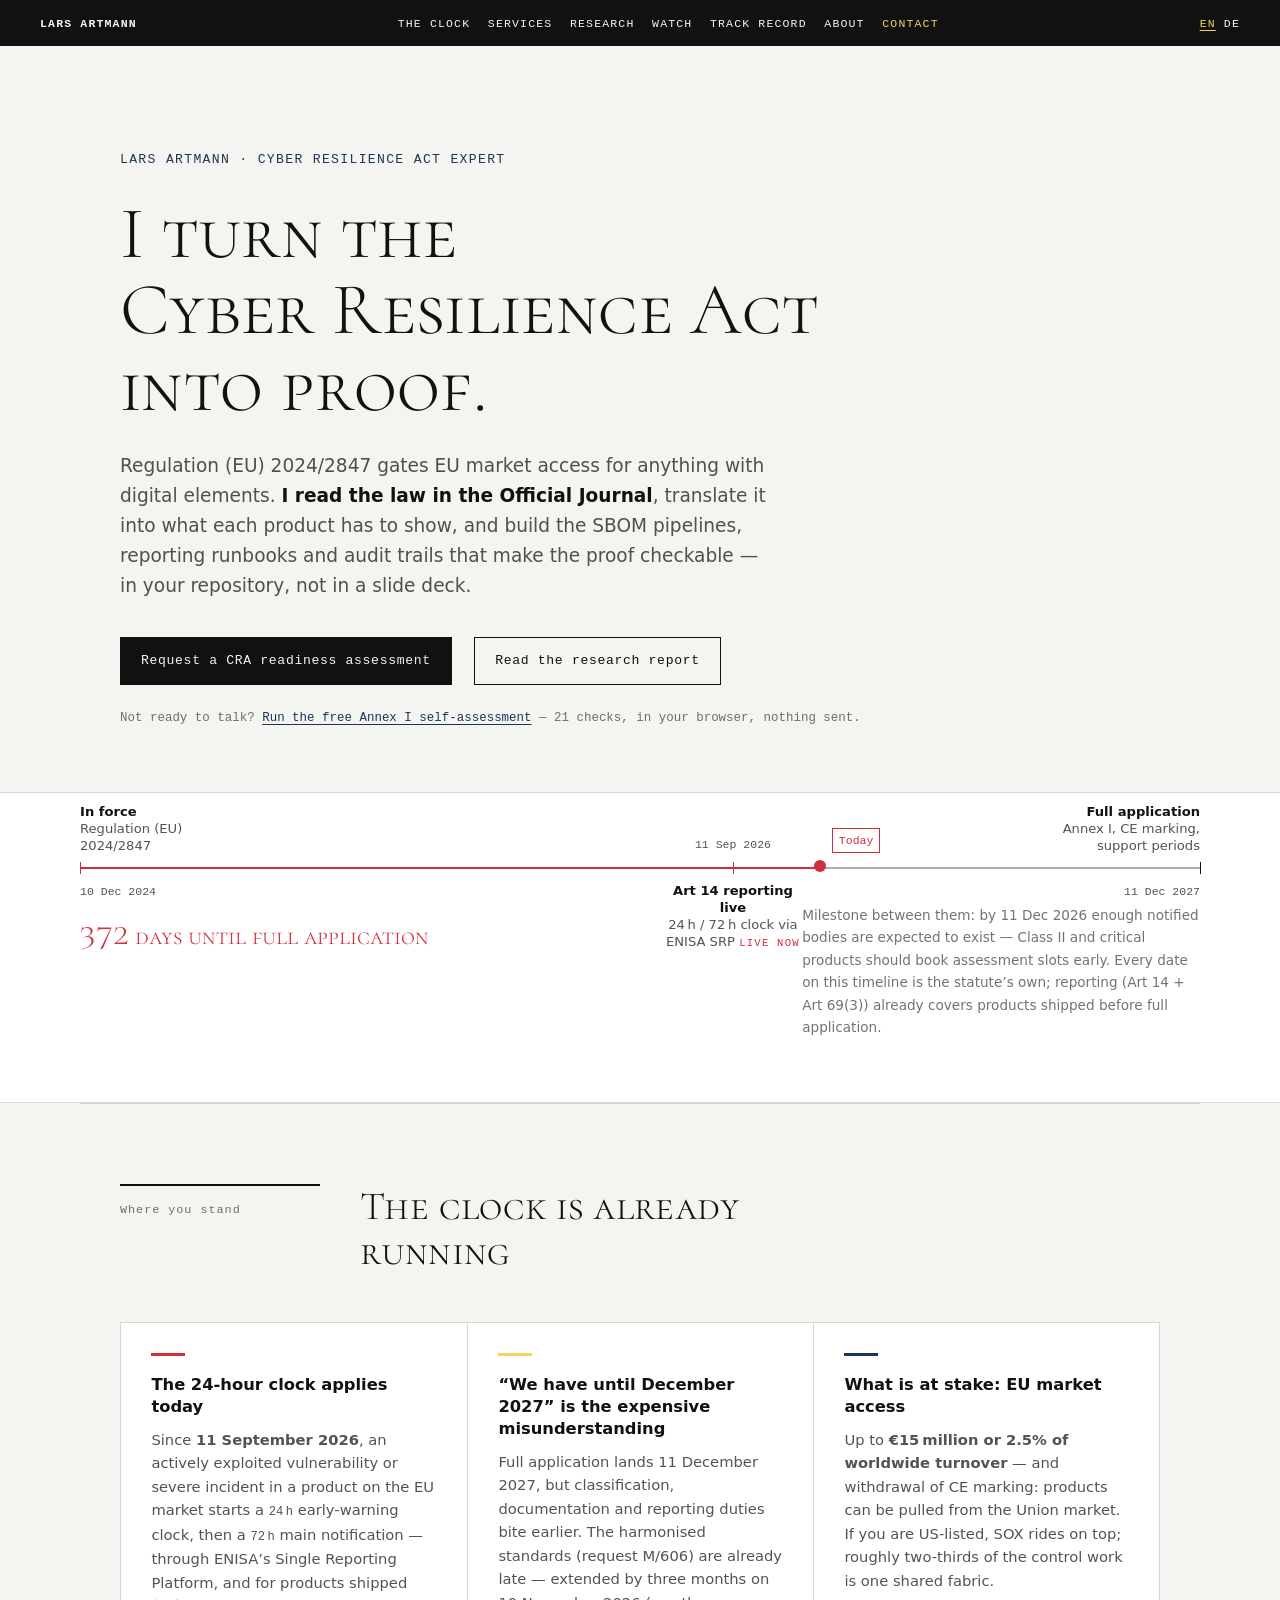
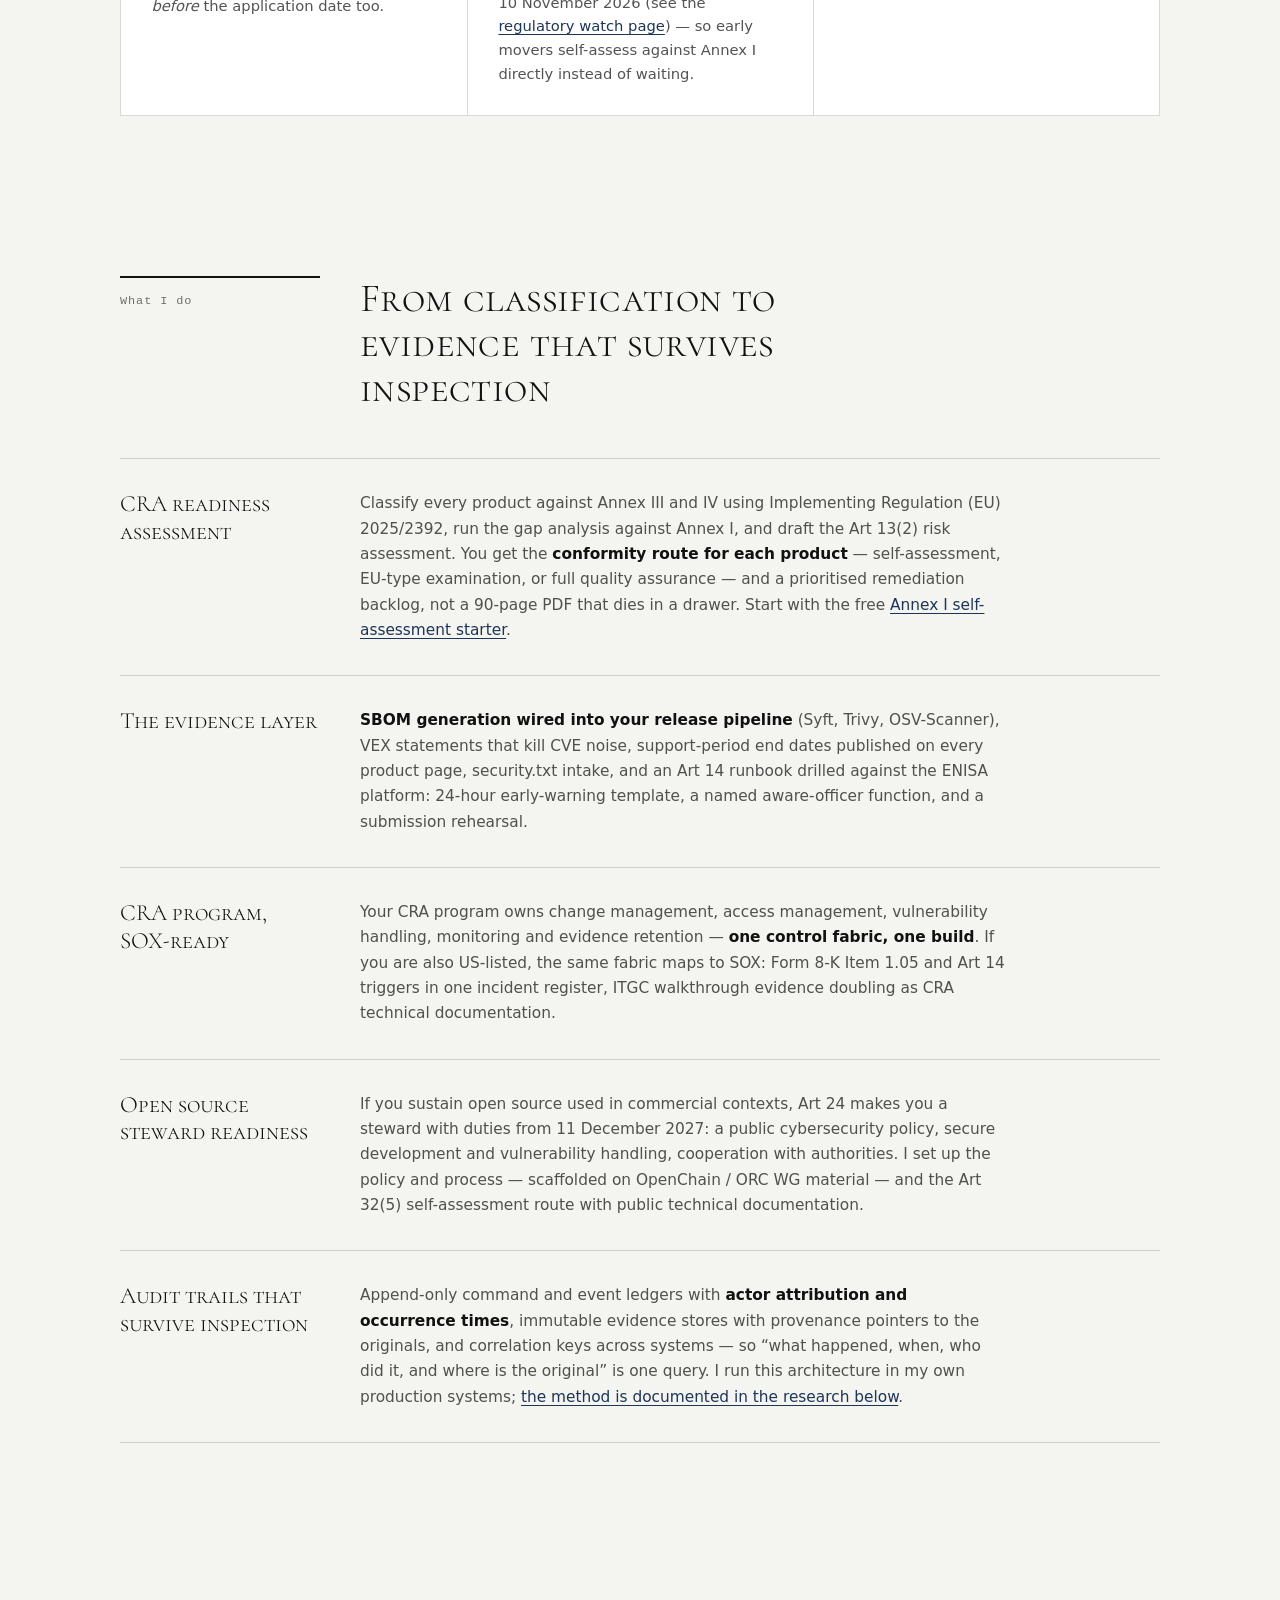
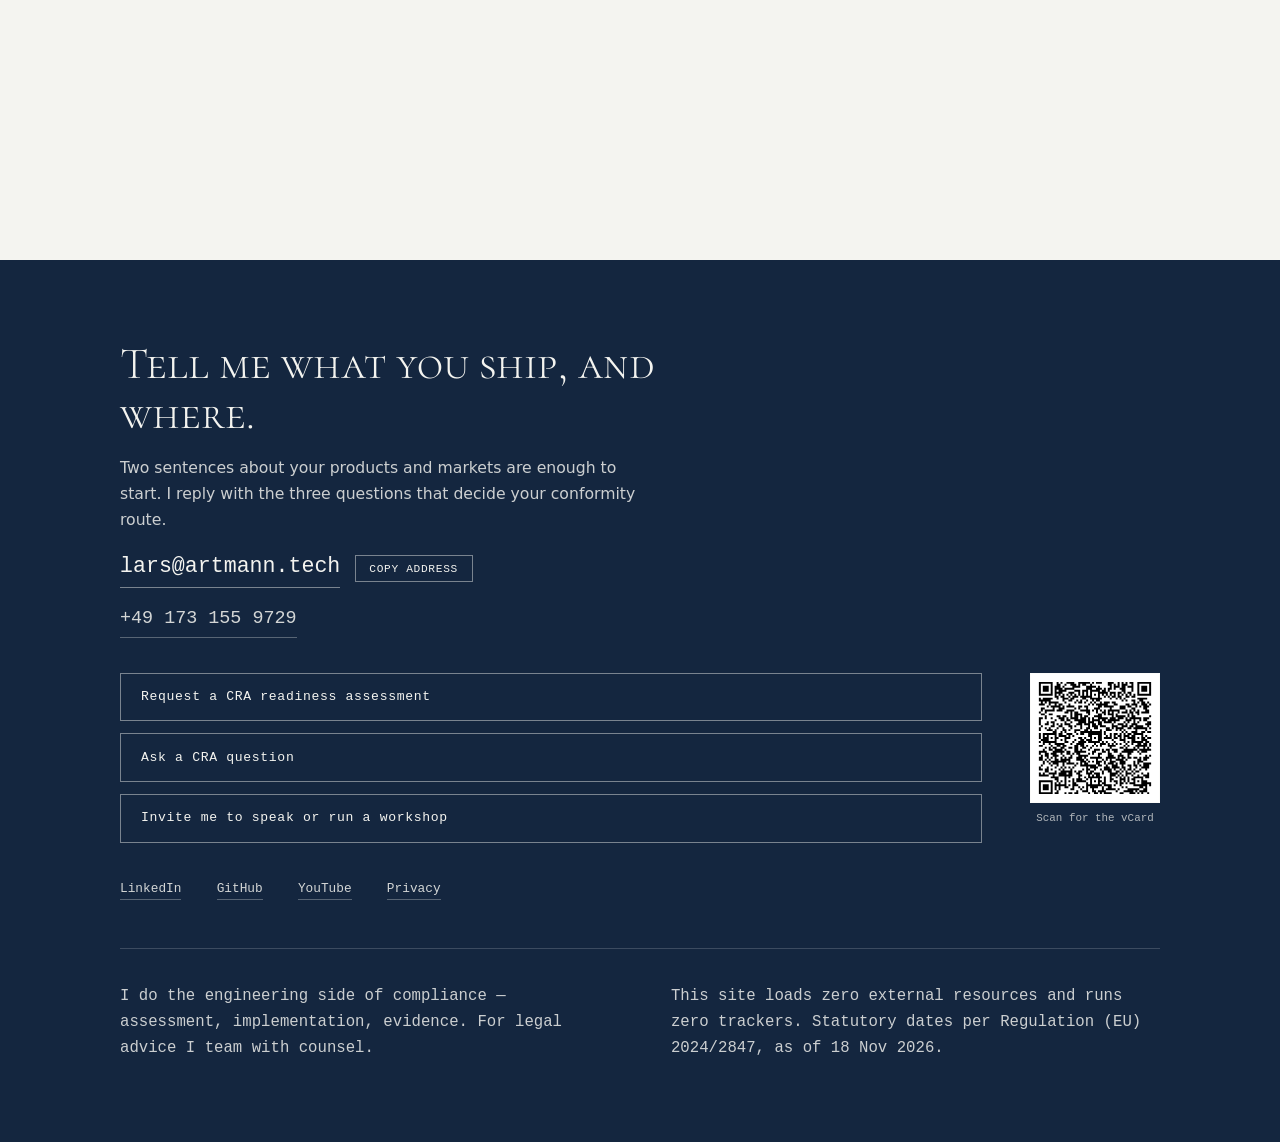
<file: index.html>
<!doctype html>
<html lang="en">
  <head>
    <meta charset="UTF-8" />
    <meta name="viewport" content="width=device-width, initial-scale=1.0" />
    <title>Lars Artmann — Cyber Resilience Act (CRA) Expert</title>
    <link rel="canonical" href="https://larsartmann.github.io/cra-expert/" />
    <link rel="alternate" hreflang="en" href="https://larsartmann.github.io/cra-expert/" />
    <link rel="alternate" hreflang="de" href="https://larsartmann.github.io/cra-expert/index.de.html" />
    <link rel="alternate" hreflang="x-default" href="https://larsartmann.github.io/cra-expert/" />
    <meta
      name="description"
      content="CRA compliance engineering from the Official Journal text: Annex I gap analysis, SBOM pipelines and Article 14 reporting runbooks that hold up to inspection."
    />
    <meta name="author" content="Lars Artmann" />
    <meta property="og:type" content="website" />
    <meta property="og:url" content="https://larsartmann.github.io/cra-expert/" />
    <meta property="og:site_name" content="Lars Artmann — CRA Expert" />
    <meta property="og:locale" content="en" />
    <meta property="og:title" content="Lars Artmann — Cyber Resilience Act (CRA) Expert" />
    <meta
      property="og:description"
      content="The CRA is already running. I read the law in the Official Journal, then build the SBOM pipelines, reporting runbooks and audit trails that prove you comply."
    />
    <meta name="twitter:card" content="summary_large_image" />
    <meta name="twitter:title" content="Lars Artmann — Cyber Resilience Act (CRA) Expert" />
    <meta
      name="twitter:description"
      content="The CRA is already running. Annex I gap analysis, SBOM pipelines, Article 14 reporting runbooks, audit trails that survive inspection."
    />
    <meta
      property="og:image"
      content="https://larsartmann.github.io/cra-expert/assets/og.png"
    />
    <meta property="og:image:width" content="1200" />
    <meta property="og:image:height" content="630" />
    <meta
      property="og:image:alt"
      content="Lars Artmann — Cyber Resilience Act expert. Timeline: in force 10 Dec 2024, full application 11 Dec 2027."
    />
    <meta name="theme-color" content="#f4f4f0" />
    <link rel="icon" href="assets/favicon.svg" type="image/svg+xml" />
    <link rel="icon" href="assets/favicon-32.png" sizes="32x32" type="image/png" />
    <link rel="apple-touch-icon" href="assets/apple-touch-icon.png" />
    <script type="application/ld+json">
      {
        "@context": "https://schema.org",
        "@type": "Person",
        "name": "Lars Artmann",
        "jobTitle": "Cyber Resilience Act (CRA) compliance engineering consultant",
        "email": "mailto:lars@artmann.tech",
        "telephone": "+49 173 155 9729",
        "knowsAbout": [
          "Cyber Resilience Act",
          "Regulation (EU) 2024/2847",
          "Sarbanes-Oxley Act",
          "SBOM",
          "CRA Article 14 reporting",
          "Annex I essential requirements",
          "ITGC",
          "event sourcing",
          "audit trails"
        ],
        "sameAs": [
          "https://github.com/larsartmann",
          "https://www.linkedin.com/in/larsartmann",
          "https://youtube.com/@larsartmann"
        ]
      }
    </script>
    <link
      rel="preload"
      href="assets/fonts/cormorant-sc-300.woff2"
      as="font"
      type="font/woff2"
      crossorigin
    />
    <link rel="stylesheet" href="assets/site.css" />
  </head>

  <body>
    <a class="skip-link" href="#main">Skip to content</a>

    <header class="topbar">
      <a class="who" href="#main">Lars Artmann</a>
      <nav aria-label="Sections">
        <a href="#clock">The clock</a>
        <a href="#services">Services</a>
        <a href="#research">Research</a>
        <a href="regulatory-watch.html">Watch</a>
        <a href="#track">Track record</a>
        <a href="#about">About</a>
        <a href="#contact">Contact</a>
      </nav>
      <details class="top-menu">
        <summary>Menu</summary>
        <div class="top-menu-links">
          <a href="#clock">The clock</a>
          <a href="#services">Services</a>
          <a href="#research">Research</a>
          <a href="regulatory-watch.html">Watch</a>
          <a href="#track">Track record</a>
          <a href="#about">About</a>
          <a href="#contact">Contact</a>
        </div>
      </details>
      <a class="top-mail" href="mailto:lars@artmann.tech">lars@artmann.tech</a>
      <span class="lang-switch">
        <a href="./" aria-current="page" lang="en">EN</a>
        <a href="index.de.html" lang="de">DE</a>
      </span>
    </header>

    <main id="main">
      <!-- ============================ HERO ============================ -->
      <section class="hero wrap" aria-labelledby="claim">
        <p class="name-line">Lars Artmann &middot; Cyber Resilience Act expert</p>
        <h1 id="claim" class="claim">
          I turn the Cyber&nbsp;Resilience&nbsp;Act into proof.
        </h1>
        <p class="sub">
          Regulation (EU) 2024/2847 gates EU market access for anything with
          digital elements. <strong>I read the law in the Official
          Journal</strong>, translate it into what each product has to show,
          and build the SBOM pipelines, reporting runbooks and audit trails
          that make the proof checkable &mdash; in your repository, not in a
          slide deck.
        </p>
        <div class="cta-row">
          <a class="btn btn-primary" href="mailto:lars@artmann.tech?subject=CRA%20readiness%20assessment"
            >Request a CRA readiness assessment</a
          >
          <a class="btn btn-ghost" href="reports/2026-11-18_sox-cra-compliance.html"
            >Read the research report</a
          >
        </div>
        <p class="cite" style="margin-top: 1.4rem">
          Not ready to talk?
          <a href="annex-i.html">Run the free Annex I self-assessment</a>
          &mdash; 21 checks, in your browser, nothing sent.
        </p>
      </section>

      <!-- ======================== TIMELINE BAND ======================= -->
      <div class="band" role="region" aria-label="Cyber Resilience Act timeline" aria-describedby="tl-caption" data-as-of="2026-11-18">
        <ol class="tl-sr">
          <li>10 December 2024: Regulation (EU) 2024/2847 entered into force.</li>
          <li>11 September 2026: Article 14 reporting became applicable &mdash; 24-hour early warning and 72-hour notification via the ENISA Single Reporting Platform. Live now.</li>
          <li>11 December 2026: milestone &mdash; a sufficient number of notified bodies is expected.</li>
          <li>11 December 2027: full application &mdash; Annex I essential requirements, CE marking and support periods.</li>
        </ol>
        <div class="timeline wrap">
          <div class="tl-base" aria-hidden="true">
            <div class="tl-elapsed"></div>

            <div class="tl-tick past edge" style="left: 0%">
              <span class="tl-date">10 Dec 2024</span>
              <span class="tl-label"><strong>In force</strong>Regulation (EU) 2024/2847</span>
            </div>

            <div class="tl-tick past mid" style="left: 58.3%">
              <span class="tl-date">11 Sep 2026</span>
              <span class="tl-label">
                <strong>Art 14 reporting live</strong>
                24&thinsp;h / 72&thinsp;h clock via ENISA SRP
                <span class="tl-live">Live now</span>
              </span>
            </div>

            <div class="tl-tick edge-r" style="left: 100%">
              <span class="tl-date">11 Dec 2027</span>
              <span class="tl-label"><strong>Full application</strong>Annex I, CE marking, support periods</span>
            </div>

            <div class="tl-today" id="tl-today">
              <span class="dot" aria-hidden="true"></span>
              <span class="tag">Today</span>
            </div>
          </div>

          <div class="tl-caption" id="tl-caption">
            <p class="tl-count">
              <span class="num" id="tl-days">388</span> days until full
              application
            </p>
            <p class="tl-note">
              Milestone between them: by 11 Dec 2026 enough notified bodies
              are expected to exist &mdash; Class II and critical products
              should book assessment slots early. Every date on this timeline
              is the statute&rsquo;s own; reporting (Art 14 + Art 69(3))
              already covers products shipped before full application.
            </p>
          </div>
        </div>
      </div>

      <!-- ========================= THE CLOCK ========================== -->
      <section id="clock" class="wrap" aria-labelledby="clock-h" data-as-of="2026-11-18">
        <div class="sec-head">
          <p class="kicker">Where you stand</p>
          <h2 id="clock-h">The clock is already running</h2>
        </div>

        <div class="facts">
          <div class="fact fact-red">
            <div class="fact-rule" aria-hidden="true"></div>
            <h3>The 24-hour clock applies today</h3>
            <p>
              Since <strong>11 September 2026</strong>, an actively exploited
              vulnerability or severe incident in a product on the EU market
              starts a <span class="key">24&thinsp;h</span> early-warning clock,
              then a <span class="key">72&thinsp;h</span> main notification
              &mdash; through ENISA&rsquo;s Single Reporting Platform, and for
              products shipped <em>before</em> the application date too.
            </p>
          </div>
          <div class="fact fact-yellow">
            <div class="fact-rule" aria-hidden="true"></div>
            <h3>&ldquo;We have until December 2027&rdquo; is the expensive misunderstanding</h3>
            <p>
              Full application lands 11 December 2027, but classification,
              documentation and reporting duties bite earlier. The harmonised
              standards (request M/606) are already late &mdash; extended by
              three months on 10 November 2026 (see the
              <a href="regulatory-watch.html">regulatory watch page</a>)
              &mdash; so early movers self-assess against Annex I directly
              instead of waiting.
            </p>
          </div>
          <div class="fact">
            <div class="fact-rule" aria-hidden="true"></div>
            <h3>What is at stake: EU market access</h3>
            <p>
              Up to <strong>&euro;15&thinsp;million or 2.5% of worldwide
              turnover</strong> &mdash; and withdrawal of CE marking: products
              can be pulled from the Union market. If you are US-listed, SOX
              rides on top; roughly two-thirds of the control work is one
              shared fabric.
            </p>
          </div>
        </div>
      </section>

      <!-- ========================== SERVICES ========================== -->
      <section id="services" class="wrap" aria-labelledby="services-h" data-as-of="2026-11-18">
        <div class="sec-head">
          <p class="kicker">What I do</p>
          <h2 id="services-h">From classification to evidence that survives inspection</h2>
        </div>

        <div class="svc">
          <h3>CRA readiness assessment</h3>
          <div class="svc-body">
            <p>
              Classify every product against Annex III and IV using
              Implementing Regulation (EU) 2025/2392, run the gap analysis
              against Annex I, and draft the Art 13(2) risk assessment. You get
              the <strong>conformity route for each product</strong>
              &mdash; self-assessment, EU-type examination, or full quality
              assurance &mdash; and a prioritised remediation backlog, not a
              90-page PDF that dies in a drawer. Start with the free
              <a href="annex-i.html">Annex&nbsp;I self-assessment starter</a>.
            </p>
          </div>
        </div>

        <div class="svc">
          <h3>The evidence layer</h3>
          <div class="svc-body">
            <p>
              <strong>SBOM generation wired into your release pipeline</strong>
              (Syft, Trivy, OSV-Scanner), VEX statements that kill CVE noise,
              support-period end dates published on every product page,
              security.txt intake, and an Art 14 runbook drilled against the
              ENISA platform: 24-hour early-warning template, a named
              aware-officer function, and a submission rehearsal.
            </p>
          </div>
        </div>

        <div class="svc">
          <h3>CRA program, SOX-ready</h3>
          <div class="svc-body">
            <p>
              Your CRA program owns change management, access management,
              vulnerability handling, monitoring and evidence retention
              &mdash; <strong>one control fabric, one build</strong>. If you
              are also US-listed, the same fabric maps to SOX: Form 8-K Item
              1.05 and Art 14 triggers in one incident register, ITGC
              walkthrough evidence doubling as CRA technical documentation.
            </p>
          </div>
        </div>

        <div class="svc">
          <h3>Open source steward readiness</h3>
          <div class="svc-body">
            <p>
              If you sustain open source used in commercial contexts, Art 24
              makes you a steward with duties from 11 December 2027: a public
              cybersecurity policy, secure development and vulnerability
              handling, cooperation with authorities. I set up the policy and
              process &mdash; scaffolded on OpenChain / ORC&nbsp;WG material
              &mdash; and the Art 32(5) self-assessment route with public
              technical documentation.
            </p>
          </div>
        </div>

        <div class="svc">
          <h3>Audit trails that survive inspection</h3>
          <div class="svc-body">
            <p>
              Append-only command and event ledgers with
              <strong>actor attribution and occurrence times</strong>, immutable
              evidence stores with provenance pointers to the originals, and
              correlation keys across systems &mdash; so &ldquo;what happened,
              when, who did it, and where is the original&rdquo; is one query.
              I run this architecture in my own production systems;
              <a href="#research">the method is documented in the research
              below</a>.
            </p>
          </div>
        </div>
      </section>

      <!-- ====================== ENGAGEMENT MODELS ====================== -->
      <section id="engagement" class="wrap" aria-labelledby="engagement-h">
        <div class="sec-head">
          <p class="kicker">How to hire me</p>
          <h2 id="engagement-h">Three ways to start</h2>
        </div>

        <div class="facts models">
          <div class="fact">
            <div class="fact-rule" aria-hidden="true"></div>
            <p class="model-duration">Fixed scope &middot; 2&ndash;4 weeks</p>
            <h3>Readiness assessment</h3>
            <ul class="model-list">
              <li>Product classification (Annex III/IV, Reg (EU) 2025/2392)</li>
              <li>Guided Annex I gap analysis, starting from the <a href="annex-i.html">self-assessment tool</a></li>
              <li>Conformity route per product</li>
              <li>Prioritised remediation backlog</li>
            </ul>
          </div>
          <div class="fact">
            <div class="fact-rule" aria-hidden="true"></div>
            <p class="model-duration">Program build &middot; 3&ndash;6 months</p>
            <h3>Embedded implementation</h3>
            <ul class="model-list">
              <li>SBOM + VEX evidence layer in your release pipeline</li>
              <li>Art 14 runbook drilled against the ENISA platform</li>
              <li>One control fabric, CRA-first (SOX-ready)</li>
              <li>Handover so your team operates it</li>
            </ul>
          </div>
          <div class="fact">
            <div class="fact-rule" aria-hidden="true"></div>
            <p class="model-duration">Days, on site or remote</p>
            <h3>Workshop &amp; interim steward</h3>
            <ul class="model-list">
              <li>Executive briefing: what the CRA actually demands</li>
              <li>Team workshops on Annex I and evidence engineering</li>
              <li>Art 24 steward-readiness kickoff for open-source organisations</li>
              <li>Talks and panels</li>
            </ul>
          </div>
        </div>
        <p class="prose" style="margin-top: 1.5rem">
          Every engagement is scoped and priced in writing before it starts
          &mdash;
          <a href="mailto:lars@artmann.tech?subject=Engagement%20scope%20and%20pricing">ask for the one-page scope</a>.
        </p>
      </section>

      <!-- ========================== RESEARCH ========================== -->
      <section id="research" class="wrap" aria-labelledby="research-h">
        <div class="sec-head">
          <p class="kicker">Evidence, not adjectives</p>
          <h2 id="research-h">Published research you can check</h2>
        </div>

        <article class="artifact">
          <p class="art-meta">Research report &middot; 18 November 2026 &middot; English</p>
          <h3>
            <a href="reports/2026-11-18_sox-cra-compliance.html"
              >SOX and the Cyber Resilience Act</a
            >
          </h3>
          <p>
            Both regimes reconstructed from primary sources &mdash; the CRA
            from the Official Journal text, SOX from the U.S. Code, both read
            on the report date &mdash; including the live CRA timeline with
            what already happened, the penalty tiers, the product classes
            (19 / 4 / 3 categories, listed verbatim), Annex I in the appendix,
            and the full commercial and open-source tooling landscape. Ends
            with a first-90-days plan for companies exposed to both regimes.
          </p>
          <ul class="includes">
            <li>SOX &sect;&sect;302/404/802/906 with codifications</li>
            <li>CRA Art 13/14/24, Annex I&ndash;IV, penalties</li>
            <li>The overlap: six shared control investments</li>
            <li>Tooling: ServiceNow to Syft, honestly labelled</li>
            <li>Risk radar ordered by cost of getting it wrong</li>
            <li>Every statutory claim verified against primary sources</li>
          </ul>
          <p class="art-cta">
            <a class="btn btn-ghost" href="reports/2026-11-18_sox-cra-compliance.html"
              >Open the full report</a
            >
          </p>
        </article>

        <article class="artifact">
          <p class="art-meta">Internal audit &middot; 18 November 2026 &middot; available on request</p>
          <h3>Cross-repo audit-trail readiness review</h3>
          <p>
            A full audit of my own production stack &mdash; six systems, two
            production databases &mdash; for what a 100%-trackable audit trail
            requires: actor attribution on every write, occurrence times
            instead of ingestion times, provenance pointers from every journal
            line back to the original record, and one correlation convention
            across systems. Twelve findings, three of them blocking, each with
            file:line evidence and a closing plan in Pareto order. Contains
            third-party data, so it is shared on request rather than published.
          </p>
          <p class="art-cta">
            <a
              class="btn btn-ghost"
              href="mailto:lars@artmann.tech?subject=Audit-trail%20readiness%20review"
              >Request the audit summary</a
            >
          </p>
        </article>

        <article class="artifact">
          <p class="art-meta">Interactive tool &middot; 18 November 2026 &middot; runs locally, zero network</p>
          <h3><a href="annex-i.html">Annex I self-assessment starter</a></h3>
          <p>
            All 21 essential requirements of Annex I as a checkable list:
            13 product properties, 8 vulnerability-handling duties, each with
            the evidence that typically satisfies it. State stays in your
            browser; the print view doubles as a gap-report worksheet.
          </p>
          <p class="art-cta">
            <a class="btn btn-ghost" href="annex-i.html">Open the self-assessment</a>
          </p>
        </article>
      </section>

      <!-- ======================== TRACK RECORD ======================== -->
      <section id="track" class="wrap" aria-labelledby="track-h">
        <div class="sec-head">
          <p class="kicker">Ten-plus years of shipping</p>
          <h2 id="track-h">Compliance is an engineering problem</h2>
        </div>

        <div class="track">
          <div class="track-item">
            <p class="where">Wolt &middot; primeXchange &middot; payments</p>
            <h3>Compliance-critical payments across the EU</h3>
            <p>
              Found the &ldquo;unknown unknown&rdquo; that blocked a country
              launch 48 hours before go-live &mdash; an accounting-standard
              incompatibility six months of planning had missed. Then delivered
              Peppol e-invoicing for Greece, prepared the Hungarian and
              Bulgarian rollouts, and worked inside a certified Access Point
              serving Germany, France, Spain and Poland.
              <a href="case-market-entry-wolt.html">Read the market-entry case</a>
              &middot;
              <a href="case-peppol.html">the e-invoicing case</a>.
            </p>
          </div>
          <div class="track-item">
            <p class="where">Rolls-Royce Power Systems</p>
            <h3>Enterprise cloud foundation as the sole engineer</h3>
            <p>
              Built the complete Google Workspace + Google Cloud foundation for
              their digitalisation program as infrastructure-as-code &mdash; 26
              Terraform modules with zero-trust security &mdash; then handed
              over tooling so existing staff could operate it.
            </p>
          </div>
          <div class="track-item">
            <p class="where">HORNBACH</p>
            <h3>Real-time streams for 1&thinsp;M+ products, 169 stores</h3>
            <p>
              Replaced 28-hour nightly batch jobs with real-time change data
              capture on the product data platform of a DIY retail giant:
              product data that used to arrive a day late now arrives in
              seconds.
            </p>
          </div>
          <div class="track-item">
            <p class="where">SystemNix &middot; my own production platform</p>
            <h3>40+ services, declaratively operated</h3>
            <p>
              A production Linux platform I build and operate solo: declarative
              NixOS across the fleet, full observability, secrets management,
              and VM-level integration tests gating every deployment. The
              operational discipline CRA evidence demands, running live.
            </p>
          </div>
          <div class="track-item">
            <p class="where">Open source</p>
            <h3>Event-sourced systems in production since 2021</h3>
            <p>
              Author of <a href="https://github.com/LarsArtmann/kafka-clients-kotlin">kafka-clients-kotlin</a>;
              CQRS and event-sourcing systems on Apache Kafka in production
              since 2021 &mdash; the same ledger thinking an inspection-proof
              audit trail is built on.
            </p>
          </div>
          <div class="track-item">
            <p class="where">Earlier</p>
            <h3>From game servers for a million players to NASA</h3>
            <p>
              Game server infrastructure with more than a million users,
              white-label apps for small businesses, and confidential projects
              for NASA. Certified Professional for Software Architecture
              (iSAQB CPSA-F).
            </p>
          </div>
        </div>
      </section>

      <!-- =========================== METHOD =========================== -->
      <section id="method" class="wrap" aria-labelledby="method-h">
        <div class="sec-head">
          <p class="kicker">How I work</p>
          <h2 id="method-h">Four rules I do not bend</h2>
        </div>
        <ol class="method">
          <li>
            <div>
              <h3>Primary sources, not marketing</h3>
              <p>
                The Official Journal text, the U.S. Code, ENISA&rsquo;s own
                platform &mdash; read on the day, cited so you can check. When
                something is analyst knowledge rather than a verified page, it
                is labelled as such.
              </p>
            </div>
          </li>
          <li>
            <div>
              <h3>Evidence born machine-readable</h3>
              <p>
                Compliance that rests on screenshots and chat approvals is a
                deficiency factory. Controls should emit their own audit
                evidence as a byproduct of shipping: MR approvals, CI records,
                IdP logs, SBOMs &mdash; retained immutably.
              </p>
            </div>
          </li>
          <li>
            <div>
              <h3>Build the fabric once, map it twice</h3>
              <p>
                The CRA and SOX share roughly two-thirds of their underlying
                controls. One investment, two reporting formats &mdash; and
                separate attestations, because an ICFR opinion says nothing
                about CE marking.
              </p>
            </div>
          </li>
          <li>
            <div>
              <h3>Verified and inferred, always labelled</h3>
              <p>
                Every claim I hand you carries its provenance &mdash; the same
                discipline my research reports hold themselves to. If I could
                not verify it, you will know before a regulator does.
              </p>
            </div>
          </li>
        </ol>
      </section>

      <!-- =========================== ABOUT ============================ -->
      <section id="about" class="wrap" aria-labelledby="about-h">
        <div class="sec-head">
          <p class="kicker">About</p>
          <h2 id="about-h">The engineer who can open the repo when the inspector asks</h2>
        </div>

        <div class="about-grid">
          <div>
            <img
              class="about-photo"
              src="assets/img/lars-artmann.webp"
              alt="Portrait of Lars Artmann"
              width="560"
              height="560"
              loading="lazy"
              decoding="async"
            />
            <p class="about-facts">
              Lars Artmann<br />
              German &amp; English (both C2)<br />
              Based in Germany, working EU-wide<br />
              iSAQB CPSA-F certified architect<br />
              Oracle Certified Associate, Java SE 8
            </p>
          </div>
          <div class="prose">
            <p class="lede">
              Most CRA advice comes from people who can read the law but cannot
              build the system, or from engineers who have never opened the
              Official Journal. I do both.
            </p>
            <p>
              Ten-plus years of shipping software &mdash; game servers with
              more than a million users, confidential NASA projects, cloud
              estates for billion-dollar and S&amp;P&nbsp;500 companies &mdash;
              and now the compliance engineering that the Cyber Resilience Act
              turns into an engineering obligation: classification, evidence
              pipelines, reporting runbooks, audit trails.
            </p>
            <p>
              The habit predates the career: programming at ten, then four
              self-directed years in France teaching myself computer
              science, finance and law. Reading the legal text before
              trusting any summary is not discipline I perform for clients
              &mdash; it is how I have always learned.
            </p>

            <div class="quotes">
              <blockquote>
                <p>
                  &ldquo;Lars consistently demonstrated a strong bias for
                  action &mdash; he didn&rsquo;t wait around but took the
                  initiative to push things forward. His decisiveness made a
                  real difference to the pace and outcome of our work
                  together.&rdquo;
                </p>
                <footer>
                  Timo Manunen &middot; Treasury Manager, Wolt
                </footer>
              </blockquote>
              <blockquote>
                <p>
                  &ldquo;I can recommend Mr. Artmann to any employer seeking a
                  highly skilled and ambitious Software Developer and
                  forthcoming Software Architect.&rdquo;
                </p>
                <footer>
                  Dr. Ralf S. Engelschall &middot; Apache Software Foundation
                  founder
                </footer>
              </blockquote>
            </div>
            <p class="cite" style="margin-top: 1.1rem">
              Verbatim from written references; published with consent.
            </p>
          </div>
        </div>
      </section>
    </main>

    <!-- ========================== CONTACT ============================ -->
    <footer id="contact" class="contact">
      <div class="wrap">
        <h2>Tell me what you ship, and where.</h2>
        <p>
          Two sentences about your products and markets are enough to start. I
          reply with the three questions that decide your conformity route.
        </p>
        <p class="contact-primary">
          <a class="big-mail" href="mailto:lars@artmann.tech">lars@artmann.tech</a><button
            class="copy-mail"
            type="button"
            data-copy="lars@artmann.tech"
            hidden
          >
            Copy address
          </button>
        </p>
        <p class="contact-primary">
          <a class="big-tel" href="tel:+491731559729">+49 173 155 9729</a>
        </p>

        <div class="contact-layout">
          <div class="contact-options">
            <a
              class="btn btn-light"
              href="mailto:lars@artmann.tech?subject=CRA%20readiness%20assessment&amp;body=What%20we%20ship%3A%0AWhere%20we%20sell%20it%3A%0ARegulatory%20deadline%20pressure%3A"
              >Request a CRA readiness assessment</a
            >
            <a class="btn btn-light" href="mailto:lars@artmann.tech?subject=CRA%20question"
              >Ask a CRA question</a
            >
            <a class="btn btn-light" href="mailto:lars@artmann.tech?subject=Speaking%20or%20workshop%20request"
              >Invite me to speak or run a workshop</a
            >
          </div>
          <figure class="contact-qr">
            <img
              src="assets/img/vcard-qr.svg"
              alt="QR code that scans to Lars Artmann's contact card (vCard)"
              width="130"
              height="130"
            />
            <figcaption>Scan for the vCard</figcaption>
          </figure>
        </div>

        <div class="contact-channels">
          <a href="https://www.linkedin.com/in/larsartmann" rel="me">LinkedIn</a>
          <a href="https://github.com/larsartmann" rel="me">GitHub</a>
          <a href="https://youtube.com/@larsartmann" rel="me">YouTube</a>
          <a href="privacy.html">Privacy</a>
        </div>

        <div class="colophon">
          <p>
            I do the engineering side of compliance &mdash; assessment,
            implementation, evidence. For legal advice I team with counsel.
          </p>
          <p>
            This site loads zero external resources and runs zero trackers.
            Statutory dates per Regulation (EU) 2024/2847, as of 18 Nov 2026.
          </p>
        </div>
      </div>
    </footer>

    <script src="assets/site.js"></script>
  </body>
</html>
</file>
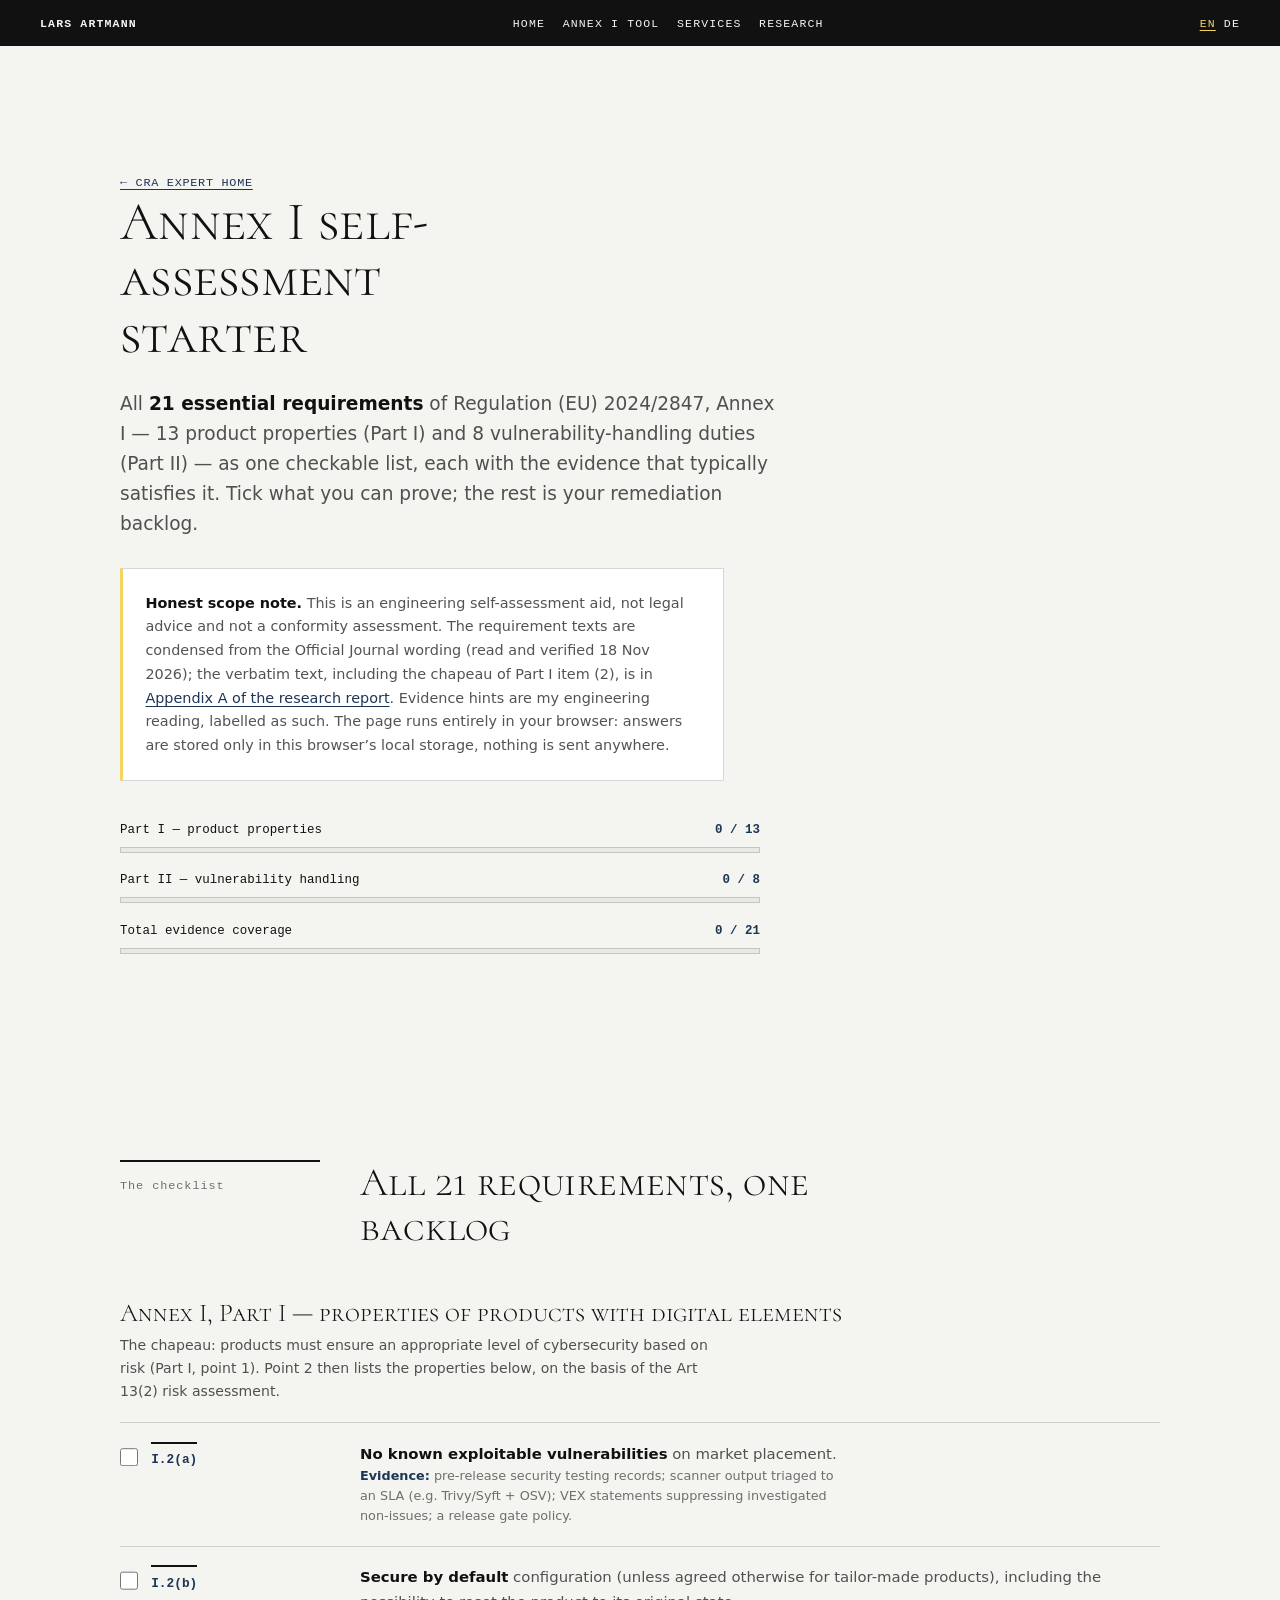
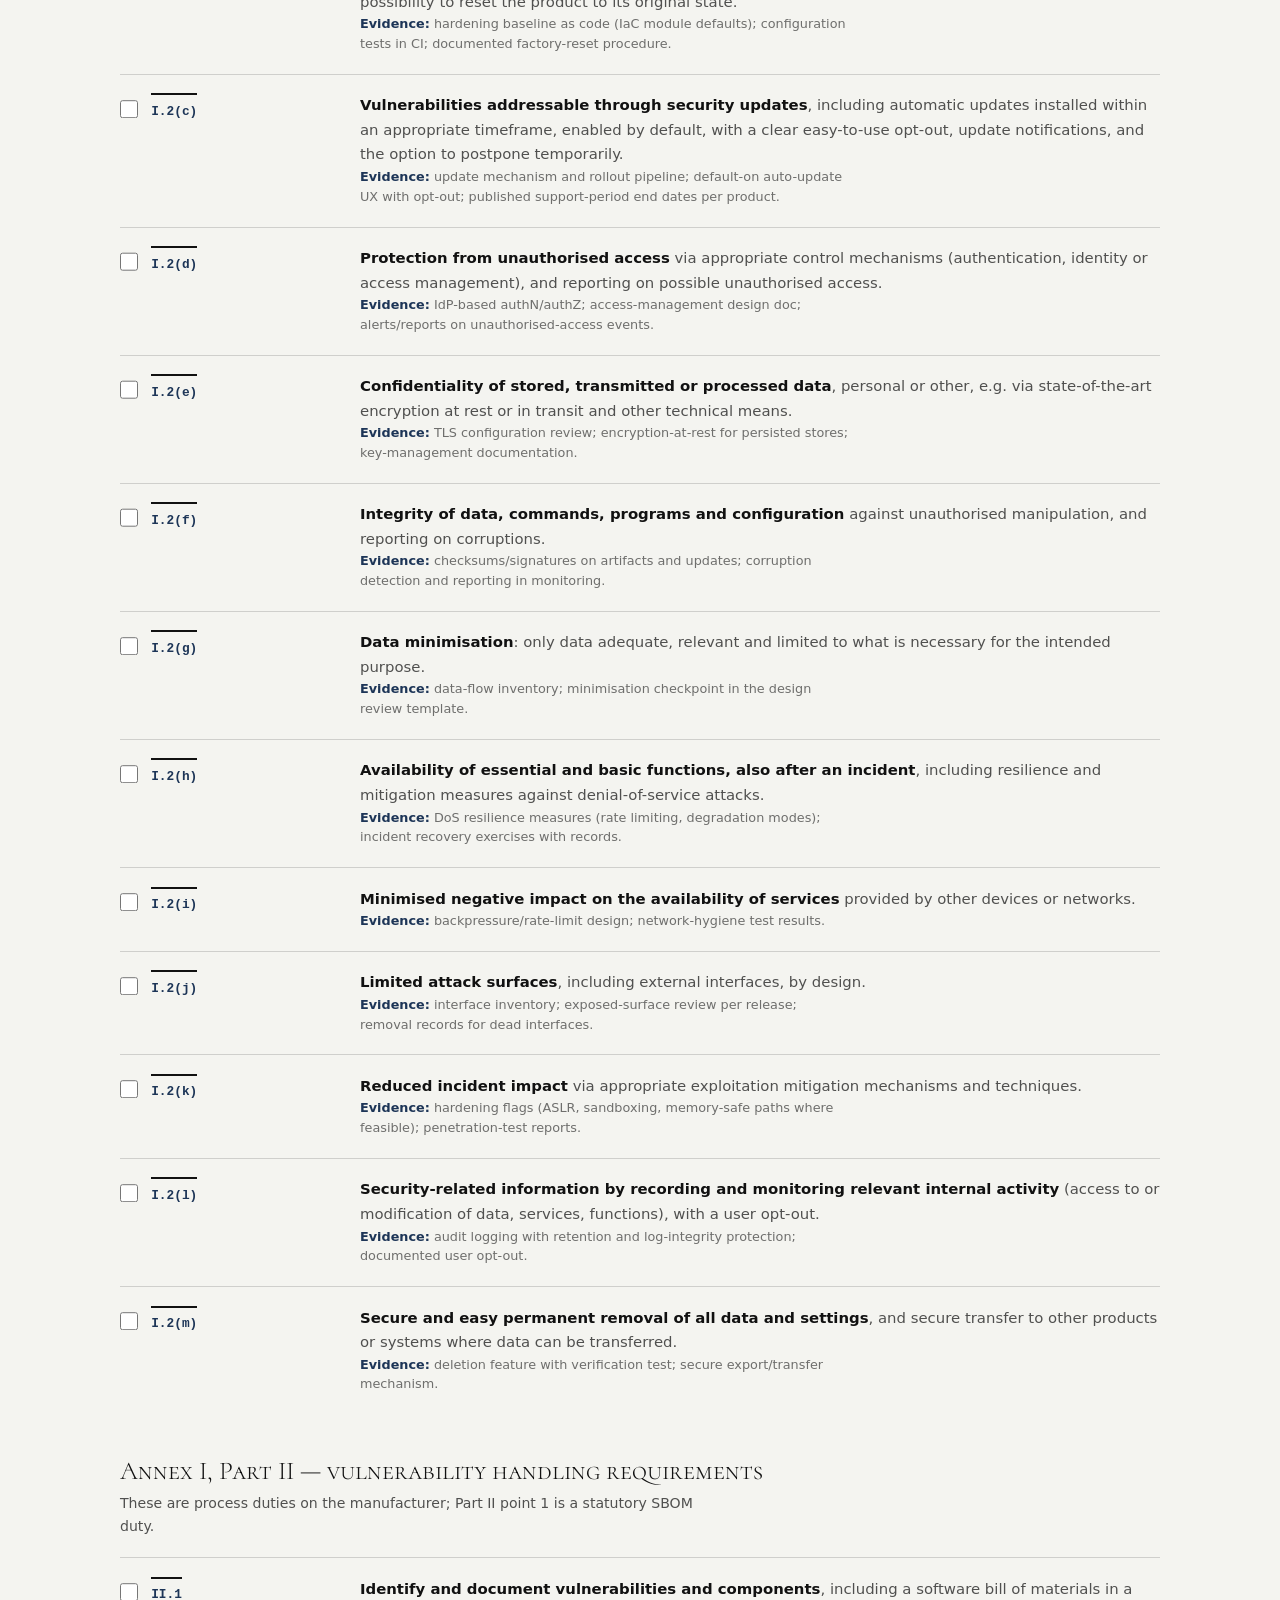
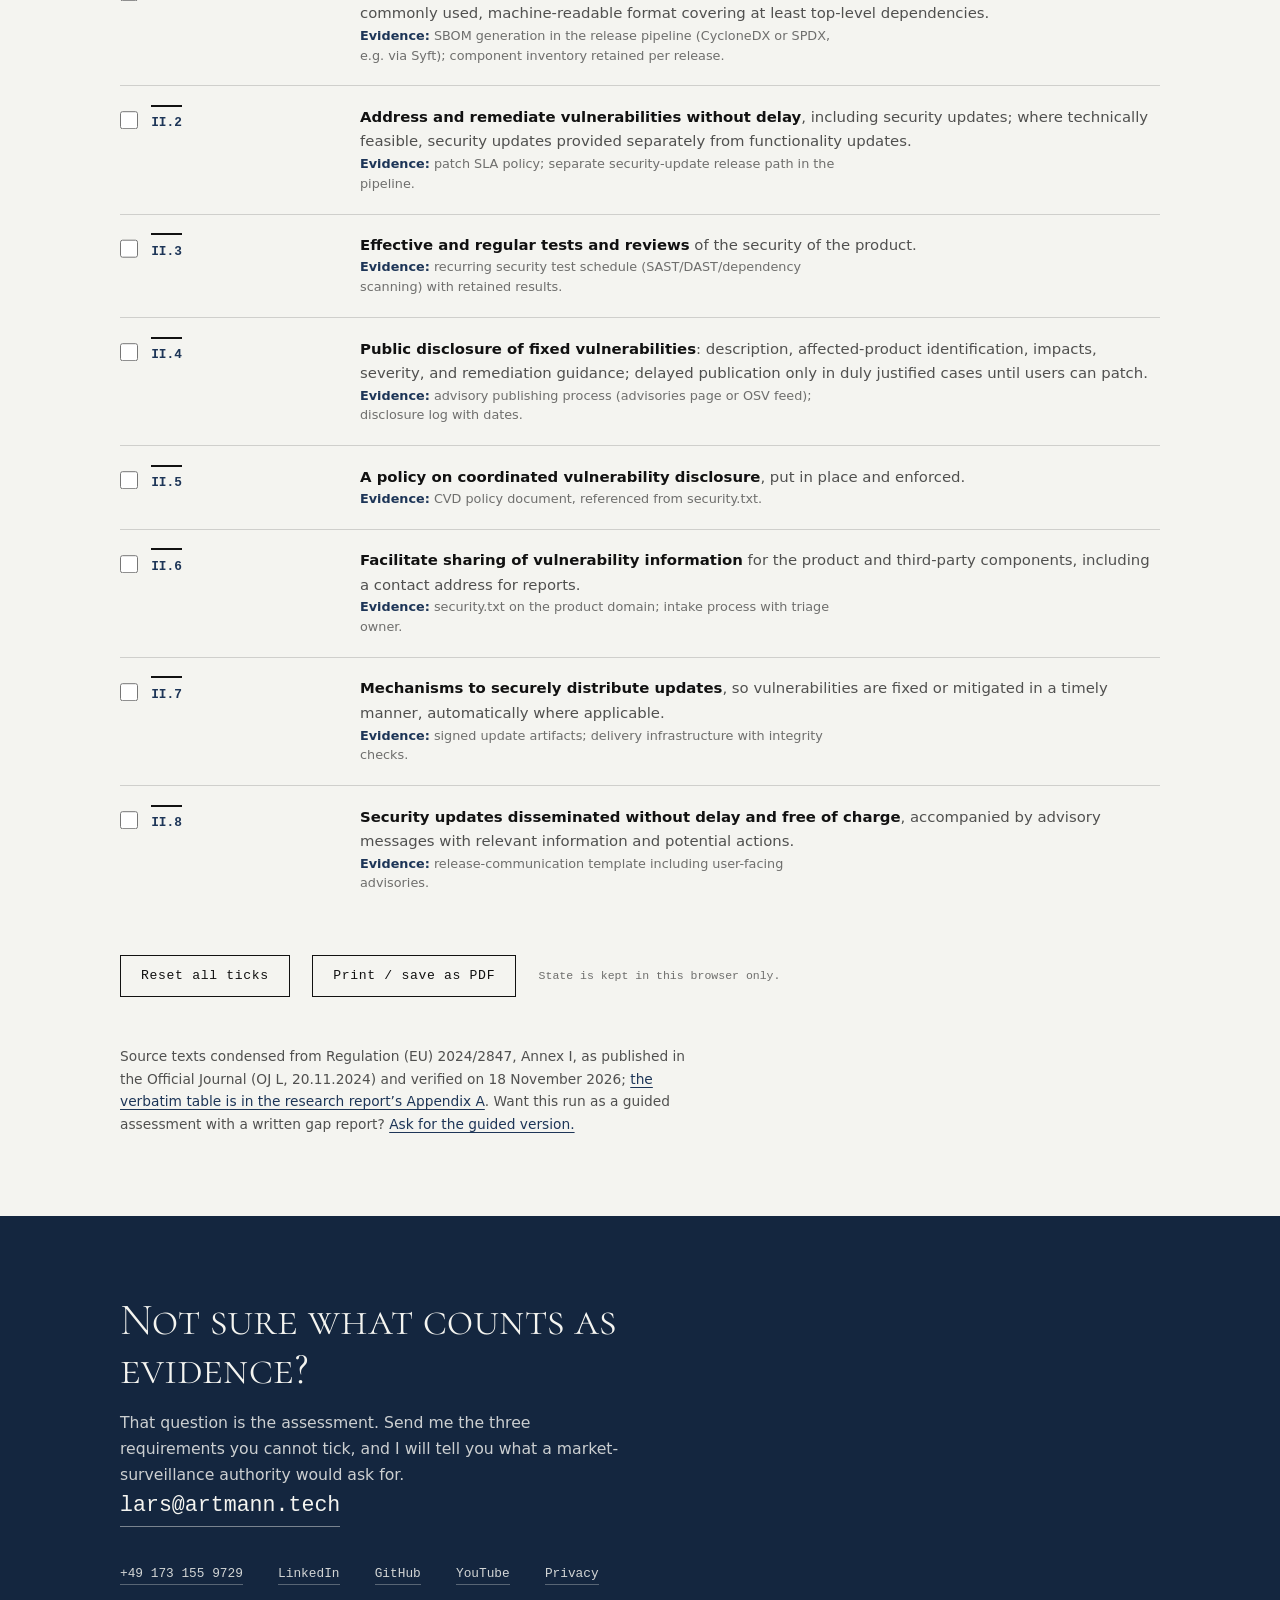
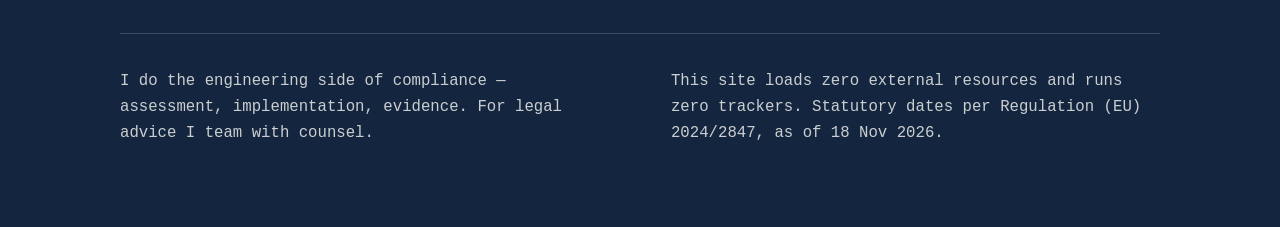
<file: annex-i.html>
<!doctype html>
<html lang="en">
  <head>
    <meta charset="UTF-8" />
    <meta name="viewport" content="width=device-width, initial-scale=1.0" />
    <title>Annex I self-assessment — Lars Artmann, CRA Expert</title>
    <link rel="canonical" href="https://larsartmann.github.io/cra-expert/annex-i.html" />
    <meta
      name="description"
      content="Annex I self-assessment: all 13 product properties and 8 vulnerability-handling requirements as a checkable list with evidence hints. Runs locally."
    />
    <meta name="author" content="Lars Artmann" />
    <meta property="og:type" content="website" />
    <meta property="og:url" content="https://larsartmann.github.io/cra-expert/annex-i.html" />
    <meta property="og:site_name" content="Lars Artmann — CRA Expert" />
    <meta property="og:locale" content="en" />
    <meta property="og:title" content="Annex I self-assessment starter — Lars Artmann, CRA Expert" />
    <meta
      property="og:description"
      content="The 21 essential requirements of CRA Annex I as a checkable list with evidence hints. Local-only: your answers never leave this browser."
    />
    <meta name="twitter:card" content="summary" />
    <meta
      property="og:image"
      content="https://larsartmann.github.io/cra-expert/assets/og.png"
    />
    <meta property="og:image:width" content="1200" />
    <meta property="og:image:height" content="630" />
    <meta name="theme-color" content="#f4f4f0" />
    <link rel="icon" href="assets/favicon.svg" type="image/svg+xml" />
    <link rel="icon" href="assets/favicon-32.png" sizes="32x32" type="image/png" />
    <link rel="apple-touch-icon" href="assets/apple-touch-icon.png" />
    <link
      rel="preload"
      href="assets/fonts/cormorant-sc-300.woff2"
      as="font"
      type="font/woff2"
      crossorigin
    />
    <link rel="stylesheet" href="assets/site.css" />
    <style>
      .crumbs {
        font-family: var(--font-mono);
        font-size: 0.74rem;
        letter-spacing: 0.06em;
        text-transform: uppercase;
        margin-top: 1.6rem;
      }
      .scope {
        background: var(--paper-raised);
        border: 1px solid var(--hairline);
        border-left: 3px solid var(--yellow);
        padding: clamp(1rem, 2.5vw, 1.4rem);
        margin: 1.8rem 0 0;
        font-size: 0.9rem;
        color: var(--ink-70);
        max-width: var(--measure);
      }
      .scope strong {
        color: var(--ink);
      }
      .progress-block {
        margin: 2.4rem 0 0;
        max-width: 640px;
      }
      .progress-row {
        display: flex;
        justify-content: space-between;
        align-items: baseline;
        gap: 1rem;
        font-family: var(--font-mono);
        font-size: 0.78rem;
        margin-bottom: 0.4rem;
      }
      .progress-row .count {
        color: var(--blue);
        font-weight: 700;
      }
      .bar {
        height: 6px;
        background: var(--paper-sunken);
        border: 1px solid var(--hairline);
        margin-bottom: 1.1rem;
      }
      .bar > div {
        height: 100%;
        width: 0;
        background: var(--blue);
        transition: width 0.25s ease;
      }
      .bar.total > div {
        background: var(--ink);
      }
      .reqs {
        margin-top: 2.8rem;
      }
      .reqs h3 {
        font-family: var(--font-display);
        font-weight: 300;
        font-size: 1.6rem;
        line-height: 1.15;
        margin: 2.6rem 0 0.4rem;
      }
      .reqs .part-note {
        font-size: 0.88rem;
        color: var(--ink-70);
        max-width: var(--measure);
        margin-bottom: 1.2rem;
      }
      .req {
        border-top: 1px solid var(--hairline);
        padding: 1.15rem 0 1.25rem;
        display: grid;
        grid-template-columns: 200px 1fr;
        gap: 0.3rem 2.5rem;
      }
      @media (max-width: 800px) {
        .req {
          grid-template-columns: 1fr;
          gap: 0.3rem;
        }
      }
      .req label {
        display: flex;
        gap: 0.8rem;
        align-items: baseline;
        cursor: pointer;
      }
      .req .pt {
        font-family: var(--font-mono);
        font-size: 0.8rem;
        font-weight: 700;
        color: var(--blue);
        white-space: nowrap;
        padding-top: 0.35rem;
        border-top: 2px solid var(--ink);
      }
      .req input[type="checkbox"] {
        width: 1.15rem;
        height: 1.15rem;
        flex: none;
        accent-color: var(--blue);
        transform: translateY(0.2rem);
      }
      .req .rtext {
        font-size: 0.93rem;
        color: var(--ink-70);
      }
      .req .rtext strong {
        color: var(--ink);
        font-weight: 600;
      }
      .req .hint {
        font-size: 0.8rem;
        line-height: 1.55;
        color: var(--ink-50);
        max-width: 60ch;
      }
      .req .hint strong {
        color: var(--blue);
        font-weight: 600;
      }
      .req:has(input:checked) .rtext {
        color: var(--ink-50);
      }
      .req:has(input:checked) .pt {
        color: var(--ink-50);
        border-top-color: var(--hairline-strong);
      }
      .tools {
        margin-top: 2.6rem;
        display: flex;
        gap: 0.9rem 1.4rem;
        flex-wrap: wrap;
        align-items: center;
      }
      .saved-note {
        font-family: var(--font-mono);
        font-size: 0.72rem;
        color: var(--ink-50);
      }
      .src-note {
        margin-top: 3rem;
        max-width: var(--measure);
        font-size: 0.86rem;
        color: var(--ink-70);
      }
      @media print {
        .topbar,
        .tools,
        .lang-switch {
          display: none;
        }
        body {
          font-size: 10.5pt;
          background: #fff;
        }
        .req {
          break-inside: avoid;
          grid-template-columns: 90px 1fr;
        }
        .req input[type="checkbox"] {
          appearance: none;
          border: 1.4px solid #000;
          border-radius: 0;
        }
        .req input[type="checkbox"]:checked {
          background: #000;
        }
        .scope {
          border-left-color: #000;
        }
        .progress-block .bar > div {
          transition: none;
        }
      }
    </style>
  </head>

  <body>
    <a class="skip-link" href="#main">Skip to content</a>

    <header class="topbar">
      <a class="who" href="./">Lars Artmann</a>
      <nav aria-label="Sections">
        <a href="./">Home</a>
        <a href="annex-i.html" aria-current="page">Annex I tool</a>
        <a href="./#services">Services</a>
        <a href="./#research">Research</a>
      </nav>
      <a class="top-mail" href="mailto:lars@artmann.tech">lars@artmann.tech</a>
      <span class="lang-switch">
        <a href="./" aria-current="page" lang="en">EN</a>
        <a href="index.de.html" lang="de">DE</a>
      </span>
    </header>

    <main id="main">
      <section class="hero wrap" aria-labelledby="claim">
        <p class="crumbs"><a href="./">&larr; CRA expert home</a></p>
        <h1 id="claim" class="claim" style="font-size: clamp(2rem, 4.6vw, 3.4rem)">
          Annex&nbsp;I self-assessment starter
        </h1>
        <p class="sub">
          All <strong>21 essential requirements</strong> of Regulation (EU)
          2024/2847, Annex I &mdash; 13 product properties (Part I) and 8
          vulnerability-handling duties (Part II) &mdash; as one checkable
          list, each with the evidence that typically satisfies it. Tick what
          you can prove; the rest is your remediation backlog.
        </p>
        <p class="scope">
          <strong>Honest scope note.</strong> This is an engineering
          self-assessment aid, not legal advice and not a conformity
          assessment. The requirement texts are condensed from the Official
          Journal wording (read and verified 18 Nov 2026); the verbatim text,
          including the chapeau of Part I item (2), is in
          <a href="reports/2026-11-18_sox-cra-compliance.html#annexa">Appendix A of the research report</a>.
          Evidence hints are my engineering reading, labelled as such. The
          page runs entirely in your browser: answers are stored only in
          this browser&rsquo;s local storage, nothing is sent anywhere.
        </p>

        <div class="progress-block" aria-live="polite">
          <div class="progress-row">
            <span>Part I &mdash; product properties</span>
            <span class="count" id="count-p1">0 / 13</span>
          </div>
          <div class="bar"><div id="bar-p1"></div></div>
          <div class="progress-row">
            <span>Part II &mdash; vulnerability handling</span>
            <span class="count" id="count-p2">0 / 8</span>
          </div>
          <div class="bar"><div id="bar-p2"></div></div>
          <div class="progress-row">
            <span>Total evidence coverage</span>
            <span class="count" id="count-total">0 / 21</span>
          </div>
          <div class="bar total"><div id="bar-total"></div></div>
        </div>
      </section>

      <section id="checklist" class="wrap reqs" aria-labelledby="checklist-h" data-as-of="2026-11-18">
        <div class="sec-head">
          <p class="kicker">The checklist</p>
          <h2 id="checklist-h">All 21 requirements, one backlog</h2>
        </div>

        <h3>Annex I, Part I &mdash; properties of products with digital elements</h3>
        <p class="part-note">
          The chapeau: products must ensure an appropriate level of
          cybersecurity based on risk (Part I, point 1). Point 2 then lists the
          properties below, on the basis of the Art 13(2) risk assessment.
        </p>

        <div class="req">
          <label><input type="checkbox" data-id="p1a" /><span class="pt">I.2(a)</span></label>
          <div>
            <p class="rtext"><strong>No known exploitable vulnerabilities</strong> on market placement.</p>
            <p class="hint"><strong>Evidence:</strong> pre-release security testing records; scanner output triaged to an SLA (e.g. Trivy/Syft + OSV); VEX statements suppressing investigated non-issues; a release gate policy.</p>
          </div>
        </div>
        <div class="req">
          <label><input type="checkbox" data-id="p1b" /><span class="pt">I.2(b)</span></label>
          <div>
            <p class="rtext"><strong>Secure by default</strong> configuration (unless agreed otherwise for tailor-made products), including the possibility to reset the product to its original state.</p>
            <p class="hint"><strong>Evidence:</strong> hardening baseline as code (IaC module defaults); configuration tests in CI; documented factory-reset procedure.</p>
          </div>
        </div>
        <div class="req">
          <label><input type="checkbox" data-id="p1c" /><span class="pt">I.2(c)</span></label>
          <div>
            <p class="rtext"><strong>Vulnerabilities addressable through security updates</strong>, including automatic updates installed within an appropriate timeframe, enabled by default, with a clear easy-to-use opt-out, update notifications, and the option to postpone temporarily.</p>
            <p class="hint"><strong>Evidence:</strong> update mechanism and rollout pipeline; default-on auto-update UX with opt-out; published support-period end dates per product.</p>
          </div>
        </div>
        <div class="req">
          <label><input type="checkbox" data-id="p1d" /><span class="pt">I.2(d)</span></label>
          <div>
            <p class="rtext"><strong>Protection from unauthorised access</strong> via appropriate control mechanisms (authentication, identity or access management), and reporting on possible unauthorised access.</p>
            <p class="hint"><strong>Evidence:</strong> IdP-based authN/authZ; access-management design doc; alerts/reports on unauthorised-access events.</p>
          </div>
        </div>
        <div class="req">
          <label><input type="checkbox" data-id="p1e" /><span class="pt">I.2(e)</span></label>
          <div>
            <p class="rtext"><strong>Confidentiality of stored, transmitted or processed data</strong>, personal or other, e.g. via state-of-the-art encryption at rest or in transit and other technical means.</p>
            <p class="hint"><strong>Evidence:</strong> TLS configuration review; encryption-at-rest for persisted stores; key-management documentation.</p>
          </div>
        </div>
        <div class="req">
          <label><input type="checkbox" data-id="p1f" /><span class="pt">I.2(f)</span></label>
          <div>
            <p class="rtext"><strong>Integrity of data, commands, programs and configuration</strong> against unauthorised manipulation, and reporting on corruptions.</p>
            <p class="hint"><strong>Evidence:</strong> checksums/signatures on artifacts and updates; corruption detection and reporting in monitoring.</p>
          </div>
        </div>
        <div class="req">
          <label><input type="checkbox" data-id="p1g" /><span class="pt">I.2(g)</span></label>
          <div>
            <p class="rtext"><strong>Data minimisation</strong>: only data adequate, relevant and limited to what is necessary for the intended purpose.</p>
            <p class="hint"><strong>Evidence:</strong> data-flow inventory; minimisation checkpoint in the design review template.</p>
          </div>
        </div>
        <div class="req">
          <label><input type="checkbox" data-id="p1h" /><span class="pt">I.2(h)</span></label>
          <div>
            <p class="rtext"><strong>Availability of essential and basic functions, also after an incident</strong>, including resilience and mitigation measures against denial-of-service attacks.</p>
            <p class="hint"><strong>Evidence:</strong> DoS resilience measures (rate limiting, degradation modes); incident recovery exercises with records.</p>
          </div>
        </div>
        <div class="req">
          <label><input type="checkbox" data-id="p1i" /><span class="pt">I.2(i)</span></label>
          <div>
            <p class="rtext"><strong>Minimised negative impact on the availability of services</strong> provided by other devices or networks.</p>
            <p class="hint"><strong>Evidence:</strong> backpressure/rate-limit design; network-hygiene test results.</p>
          </div>
        </div>
        <div class="req">
          <label><input type="checkbox" data-id="p1j" /><span class="pt">I.2(j)</span></label>
          <div>
            <p class="rtext"><strong>Limited attack surfaces</strong>, including external interfaces, by design.</p>
            <p class="hint"><strong>Evidence:</strong> interface inventory; exposed-surface review per release; removal records for dead interfaces.</p>
          </div>
        </div>
        <div class="req">
          <label><input type="checkbox" data-id="p1k" /><span class="pt">I.2(k)</span></label>
          <div>
            <p class="rtext"><strong>Reduced incident impact</strong> via appropriate exploitation mitigation mechanisms and techniques.</p>
            <p class="hint"><strong>Evidence:</strong> hardening flags (ASLR, sandboxing, memory-safe paths where feasible); penetration-test reports.</p>
          </div>
        </div>
        <div class="req">
          <label><input type="checkbox" data-id="p1l" /><span class="pt">I.2(l)</span></label>
          <div>
            <p class="rtext"><strong>Security-related information by recording and monitoring relevant internal activity</strong> (access to or modification of data, services, functions), with a user opt-out.</p>
            <p class="hint"><strong>Evidence:</strong> audit logging with retention and log-integrity protection; documented user opt-out.</p>
          </div>
        </div>
        <div class="req">
          <label><input type="checkbox" data-id="p1m" /><span class="pt">I.2(m)</span></label>
          <div>
            <p class="rtext"><strong>Secure and easy permanent removal of all data and settings</strong>, and secure transfer to other products or systems where data can be transferred.</p>
            <p class="hint"><strong>Evidence:</strong> deletion feature with verification test; secure export/transfer mechanism.</p>
          </div>
        </div>

        <h3>Annex I, Part II &mdash; vulnerability handling requirements</h3>
        <p class="part-note">
          These are process duties on the manufacturer; Part II point 1 is a
          statutory SBOM duty.
        </p>

        <div class="req">
          <label><input type="checkbox" data-id="p2-1" /><span class="pt">II.1</span></label>
          <div>
            <p class="rtext"><strong>Identify and document vulnerabilities and components</strong>, including a software bill of materials in a commonly used, machine-readable format covering at least top-level dependencies.</p>
            <p class="hint"><strong>Evidence:</strong> SBOM generation in the release pipeline (CycloneDX or SPDX, e.g. via Syft); component inventory retained per release.</p>
          </div>
        </div>
        <div class="req">
          <label><input type="checkbox" data-id="p2-2" /><span class="pt">II.2</span></label>
          <div>
            <p class="rtext"><strong>Address and remediate vulnerabilities without delay</strong>, including security updates; where technically feasible, security updates provided separately from functionality updates.</p>
            <p class="hint"><strong>Evidence:</strong> patch SLA policy; separate security-update release path in the pipeline.</p>
          </div>
        </div>
        <div class="req">
          <label><input type="checkbox" data-id="p2-3" /><span class="pt">II.3</span></label>
          <div>
            <p class="rtext"><strong>Effective and regular tests and reviews</strong> of the security of the product.</p>
            <p class="hint"><strong>Evidence:</strong> recurring security test schedule (SAST/DAST/dependency scanning) with retained results.</p>
          </div>
        </div>
        <div class="req">
          <label><input type="checkbox" data-id="p2-4" /><span class="pt">II.4</span></label>
          <div>
            <p class="rtext"><strong>Public disclosure of fixed vulnerabilities</strong>: description, affected-product identification, impacts, severity, and remediation guidance; delayed publication only in duly justified cases until users can patch.</p>
            <p class="hint"><strong>Evidence:</strong> advisory publishing process (advisories page or OSV feed); disclosure log with dates.</p>
          </div>
        </div>
        <div class="req">
          <label><input type="checkbox" data-id="p2-5" /><span class="pt">II.5</span></label>
          <div>
            <p class="rtext"><strong>A policy on coordinated vulnerability disclosure</strong>, put in place and enforced.</p>
            <p class="hint"><strong>Evidence:</strong> CVD policy document, referenced from security.txt.</p>
          </div>
        </div>
        <div class="req">
          <label><input type="checkbox" data-id="p2-6" /><span class="pt">II.6</span></label>
          <div>
            <p class="rtext"><strong>Facilitate sharing of vulnerability information</strong> for the product and third-party components, including a contact address for reports.</p>
            <p class="hint"><strong>Evidence:</strong> security.txt on the product domain; intake process with triage owner.</p>
          </div>
        </div>
        <div class="req">
          <label><input type="checkbox" data-id="p2-7" /><span class="pt">II.7</span></label>
          <div>
            <p class="rtext"><strong>Mechanisms to securely distribute updates</strong>, so vulnerabilities are fixed or mitigated in a timely manner, automatically where applicable.</p>
            <p class="hint"><strong>Evidence:</strong> signed update artifacts; delivery infrastructure with integrity checks.</p>
          </div>
        </div>
        <div class="req">
          <label><input type="checkbox" data-id="p2-8" /><span class="pt">II.8</span></label>
          <div>
            <p class="rtext"><strong>Security updates disseminated without delay and free of charge</strong>, accompanied by advisory messages with relevant information and potential actions.</p>
            <p class="hint"><strong>Evidence:</strong> release-communication template including user-facing advisories.</p>
          </div>
        </div>

        <div class="tools">
          <button class="btn btn-ghost" type="button" id="reset-checklist">Reset all ticks</button>
          <button class="btn btn-ghost" type="button" id="print-checklist">Print / save as PDF</button>
          <span class="saved-note" id="saved-note">State is kept in this browser only.</span>
        </div>

        <p class="src-note">
          Source texts condensed from Regulation (EU) 2024/2847, Annex I, as
          published in the Official Journal (OJ L, 20.11.2024) and verified
          on 18 November 2026;
          <a href="reports/2026-11-18_sox-cra-compliance.html#annexa">the verbatim table is in the research report&rsquo;s Appendix A</a>.
          Want this run as a guided assessment with a written gap report?
          <a href="mailto:lars@artmann.tech?subject=Annex%20I%20guided%20assessment">Ask for the guided version.</a>
        </p>
      </section>
    </main>

    <footer id="contact" class="contact">
      <div class="wrap">
        <h2>Not sure what counts as evidence?</h2>
        <p>
          That question is the assessment. Send me the three requirements you
          cannot tick, and I will tell you what a market-surveillance authority
          would ask for.
        </p>
        <a class="big-mail" href="mailto:lars@artmann.tech?subject=Annex%20I%3A%20three%20requirements%20I%20cannot%20tick">lars@artmann.tech</a>
        <div class="contact-channels">
          <a href="tel:+491731559729">+49 173 155 9729</a>
          <a href="https://www.linkedin.com/in/larsartmann" rel="me">LinkedIn</a>
          <a href="https://github.com/larsartmann" rel="me">GitHub</a>
          <a href="https://youtube.com/@larsartmann" rel="me">YouTube</a>
          <a href="privacy.html">Privacy</a>
        </div>
        <div class="colophon">
          <p>
            I do the engineering side of compliance &mdash; assessment,
            implementation, evidence. For legal advice I team with counsel.
          </p>
          <p>
            This site loads zero external resources and runs zero trackers.
            Statutory dates per Regulation (EU) 2024/2847, as of 18 Nov 2026.
          </p>
        </div>
      </div>
    </footer>

    <script>
      // Local-only checklist state (localStorage); zero network.
      (function () {
        var KEY = "cra-annex1-v1";
        var boxes = Array.prototype.slice.call(
          document.querySelectorAll('.req input[type="checkbox"]')
        );
        function readState() {
          try {
            return JSON.parse(localStorage.getItem(KEY) || "{}");
          } catch (e) {
            return {};
          }
        }
        function save() {
          var state = {};
          boxes.forEach(function (box) {
            if (box.checked) state[box.dataset.id] = 1;
          });
          try {
            localStorage.setItem(KEY, JSON.stringify(state));
            var note = document.getElementById("saved-note");
            if (note) note.textContent = "Saved locally " + new Date().toLocaleString() + ".";
          } catch (e) {
            /* storage unavailable: checklist still works per-tab */
          }
        }
        function update() {
          function countFor(prefix) {
            var all = boxes.filter(function (b) {
              return b.dataset.id.indexOf(prefix) === 0;
            });
            return [all.filter(function (b) { return b.checked; }).length, all.length];
          }
          function setBar(barId, countId, done, total) {
            var bar = document.getElementById(barId);
            var label = document.getElementById(countId);
            if (label) label.textContent = done + " / " + total;
            if (bar) bar.style.width = (total ? (100 * done) / total : 0) + "%";
          }
          var p1 = countFor("p1");
          var p2 = countFor("p2-");
          setBar("bar-p1", "count-p1", p1[0], p1[1]);
          setBar("bar-p2", "count-p2", p2[0], p2[1]);
          setBar("bar-total", "count-total", p1[0] + p2[0], p1[1] + p2[1]);
        }
        var stored = readState();
        boxes.forEach(function (box) {
          box.checked = !!stored[box.dataset.id];
          box.addEventListener("change", function () {
            save();
            update();
          });
        });
        var reset = document.getElementById("reset-checklist");
        if (reset)
          reset.addEventListener("click", function () {
            boxes.forEach(function (box) {
              box.checked = false;
            });
            try {
              localStorage.removeItem(KEY);
            } catch (e) {
              /* ignore */
            }
            var note = document.getElementById("saved-note");
            if (note) note.textContent = "State is kept in this browser only.";
            update();
          });
        var printBtn = document.getElementById("print-checklist");
        if (printBtn) printBtn.addEventListener("click", function () { window.print(); });
        update();
      })();
    </script>
  </body>
</html>
</file>
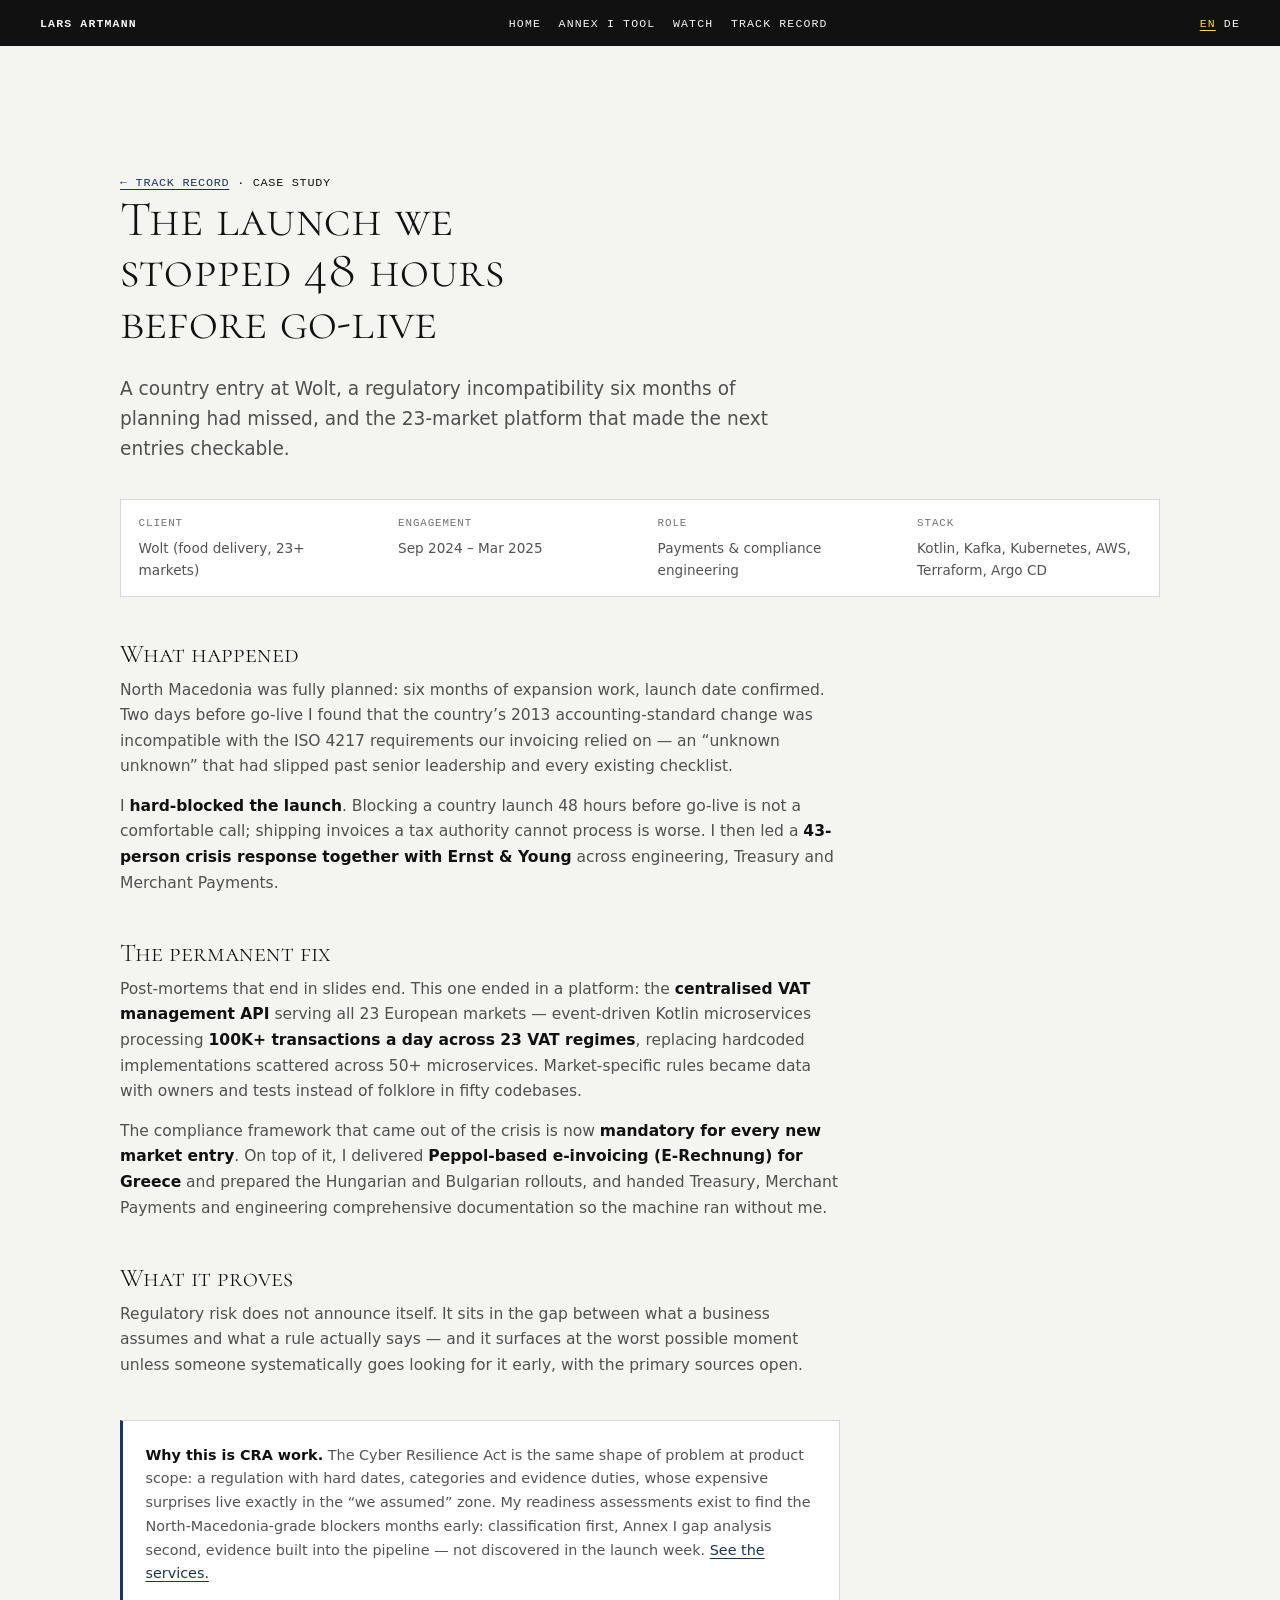
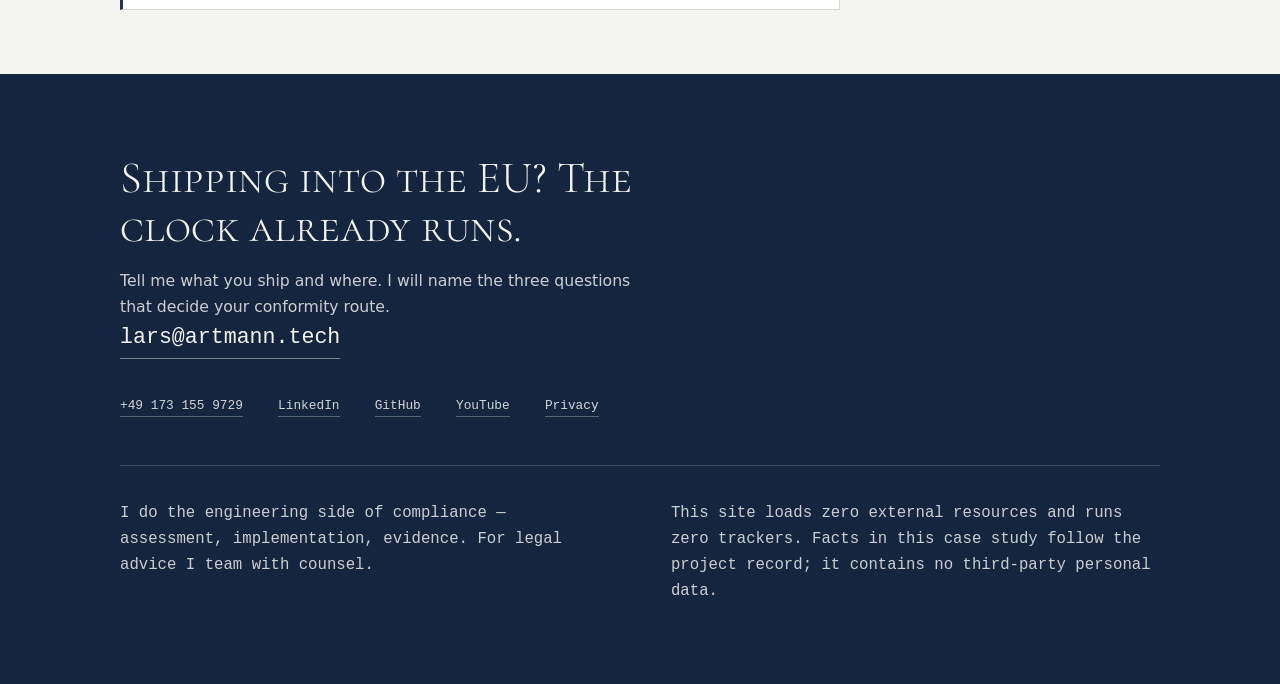
<file: case-market-entry-wolt.html>
<!doctype html>
<html lang="en">
  <head>
    <meta charset="UTF-8" />
    <meta name="viewport" content="width=device-width, initial-scale=1.0" />
    <title>Case: a launch stopped 48 hours before go-live — Lars Artmann, CRA Expert</title>
    <link rel="canonical" href="https://larsartmann.github.io/cra-expert/case-market-entry-wolt.html" />
    <meta
      name="description"
      content="Case study: a country launch hard-blocked 48 hours before go-live by an accounting-standard incompatibility, and the 23-market VAT platform that came out of it."
    />
    <meta name="author" content="Lars Artmann" />
    <meta property="og:type" content="article" />
    <meta property="og:url" content="https://larsartmann.github.io/cra-expert/case-market-entry-wolt.html" />
    <meta property="og:site_name" content="Lars Artmann — CRA Expert" />
    <meta property="og:locale" content="en" />
    <meta property="og:title" content="Case study: the launch blocked 48 hours before go-live" />
    <meta
      property="og:description"
      content="A regulatory incompatibility six months of planning missed, found 48 hours before go-live, and the platform that made sure it never happened again."
    />
    <meta name="twitter:card" content="summary" />
    <meta
      property="og:image"
      content="https://larsartmann.github.io/cra-expert/assets/og.png"
    />
    <meta property="og:image:width" content="1200" />
    <meta property="og:image:height" content="630" />
    <meta name="theme-color" content="#f4f4f0" />
    <link rel="icon" href="assets/favicon.svg" type="image/svg+xml" />
    <link rel="icon" href="assets/favicon-32.png" sizes="32x32" type="image/png" />
    <link rel="apple-touch-icon" href="assets/apple-touch-icon.png" />
    <link
      rel="preload"
      href="assets/fonts/cormorant-sc-300.woff2"
      as="font"
      type="font/woff2"
      crossorigin
    />
    <link rel="stylesheet" href="assets/site.css" />
    <style>
      .crumbs {
        font-family: var(--font-mono);
        font-size: 0.74rem;
        letter-spacing: 0.06em;
        text-transform: uppercase;
        margin-top: 1.6rem;
      }
      .case-meta {
        margin-top: 2.2rem;
        display: grid;
        grid-template-columns: repeat(4, 1fr);
        gap: 0;
        border: 1px solid var(--hairline);
        background: var(--paper-raised);
        font-size: 0.85rem;
      }
      @media (max-width: 900px) {
        .case-meta {
          grid-template-columns: repeat(2, 1fr);
        }
      }
      .case-meta div {
        padding: 0.9rem 1.1rem;
      }
      .case-meta + .case-meta div {
        border-top: 1px solid var(--hairline);
      }
      .case-meta dt {
        font-family: var(--font-mono);
        font-size: 0.68rem;
        letter-spacing: 0.08em;
        text-transform: uppercase;
        color: var(--ink-50);
        margin-bottom: 0.25rem;
      }
      .case-meta dd {
        color: var(--ink-70);
      }
      .case-body {
        margin-top: 2.6rem;
        max-width: 720px;
      }
      .case-body h2 {
        font-family: var(--font-display);
        font-weight: 300;
        font-size: 1.6rem;
        line-height: 1.15;
        margin: 2.6rem 0 0.6rem;
      }
      .case-body p {
        font-size: 0.97rem;
        color: var(--ink-70);
        margin-bottom: 0.9em;
      }
      .case-body strong {
        color: var(--ink);
      }
      .tie-in {
        margin-top: 2.6rem;
        background: var(--paper-raised);
        border: 1px solid var(--hairline);
        border-left: 3px solid var(--blue);
        padding: clamp(1rem, 2.5vw, 1.4rem);
        font-size: 0.9rem;
        color: var(--ink-70);
        max-width: 720px;
      }
      .tie-in strong {
        color: var(--ink);
      }
      @media print {
        .topbar,
        .lang-switch,
        .contact {
          display: none;
        }
        body {
          background: #fff;
        }
      }
    </style>
  </head>

  <body>
    <a class="skip-link" href="#main">Skip to content</a>

    <header class="topbar">
      <a class="who" href="./">Lars Artmann</a>
      <nav aria-label="Sections">
        <a href="./">Home</a>
        <a href="annex-i.html">Annex I tool</a>
        <a href="regulatory-watch.html">Watch</a>
        <a href="./#track">Track record</a>
      </nav>
      <a class="top-mail" href="mailto:lars@artmann.tech">lars@artmann.tech</a>
      <span class="lang-switch">
        <a href="./" aria-current="page" lang="en">EN</a>
        <a href="index.de.html" lang="de">DE</a>
      </span>
    </header>

    <main id="main">
      <section class="hero wrap" aria-labelledby="claim">
        <p class="crumbs"><a href="./#track">&larr; Track record</a> &middot; Case study</p>
        <h1 id="claim" class="claim" style="font-size: clamp(1.9rem, 4.2vw, 3.1rem)">
          The launch we stopped 48 hours before go-live
        </h1>
        <p class="sub">
          A country entry at Wolt, a regulatory incompatibility six months of
          planning had missed, and the 23-market platform that made the next
          entries checkable.
        </p>

        <dl class="case-meta">
          <div><dt>Client</dt><dd>Wolt (food delivery, 23+ markets)</dd></div>
          <div><dt>Engagement</dt><dd>Sep 2024 &ndash; Mar 2025</dd></div>
          <div><dt>Role</dt><dd>Payments &amp; compliance engineering</dd></div>
          <div><dt>Stack</dt><dd>Kotlin, Kafka, Kubernetes, AWS, Terraform, Argo CD</dd></div>
        </dl>

        <div class="case-body">
          <h2>What happened</h2>
          <p>
            North Macedonia was fully planned: six months of expansion work,
            launch date confirmed. Two days before go-live I found that the
            country&rsquo;s 2013 accounting-standard change was incompatible
            with the ISO 4217 requirements our invoicing relied on &mdash; an
            &ldquo;unknown unknown&rdquo; that had slipped past senior
            leadership and every existing checklist.
          </p>
          <p>
            I <strong>hard-blocked the launch</strong>. Blocking a country
            launch 48 hours before go-live is not a comfortable call; shipping
            invoices a tax authority cannot process is worse. I then led a
            <strong>43-person crisis response together with Ernst &amp;
            Young</strong> across engineering, Treasury and Merchant Payments.
          </p>

          <h2>The permanent fix</h2>
          <p>
            Post-mortems that end in slides end. This one ended in a platform:
            the <strong>centralised VAT management API</strong> serving all 23
            European markets &mdash; event-driven Kotlin microservices
            processing <strong>100K+ transactions a day across 23 VAT
            regimes</strong>, replacing hardcoded implementations scattered
            across 50+ microservices. Market-specific rules became data with
            owners and tests instead of folklore in fifty codebases.
          </p>
          <p>
            The compliance framework that came out of the crisis is now
            <strong>mandatory for every new market entry</strong>. On top of
            it, I delivered <strong>Peppol-based e-invoicing (E-Rechnung) for
            Greece</strong> and prepared the Hungarian and Bulgarian
            rollouts, and handed Treasury, Merchant Payments and engineering
            comprehensive documentation so the machine ran without me.
          </p>

          <h2>What it proves</h2>
          <p>
            Regulatory risk does not announce itself. It sits in the gap
            between what a business assumes and what a rule actually says
            &mdash; and it surfaces at the worst possible moment unless
            someone systematically goes looking for it early, with the
            primary sources open.
          </p>
        </div>

        <div class="tie-in">
          <strong>Why this is CRA work.</strong> The Cyber Resilience Act is
          the same shape of problem at product scope: a regulation with hard
          dates, categories and evidence duties, whose expensive surprises
          live exactly in the &ldquo;we assumed&rdquo; zone. My readiness
          assessments exist to find the North-Macedonia-grade blockers months
          early: classification first, Annex I gap analysis second, evidence
          built into the pipeline &mdash; not discovered in the launch week.
          <a href="./#services">See the services.</a>
        </div>
      </section>
    </main>

    <footer id="contact" class="contact">
      <div class="wrap">
        <h2>Shipping into the EU? The clock already runs.</h2>
        <p>
          Tell me what you ship and where. I will name the three questions
          that decide your conformity route.
        </p>
        <a class="big-mail" href="mailto:lars@artmann.tech">lars@artmann.tech</a>
        <div class="contact-channels">
          <a href="tel:+491731559729">+49 173 155 9729</a>
          <a href="https://www.linkedin.com/in/larsartmann" rel="me">LinkedIn</a>
          <a href="https://github.com/larsartmann" rel="me">GitHub</a>
          <a href="https://youtube.com/@larsartmann" rel="me">YouTube</a>
          <a href="privacy.html">Privacy</a>
        </div>
        <div class="colophon">
          <p>
            I do the engineering side of compliance &mdash; assessment,
            implementation, evidence. For legal advice I team with counsel.
          </p>
          <p>
            This site loads zero external resources and runs zero trackers.
            Facts in this case study follow the project record; it contains
            no third-party personal data.
          </p>
        </div>
      </div>
    </footer>
  </body>
</html>
</file>
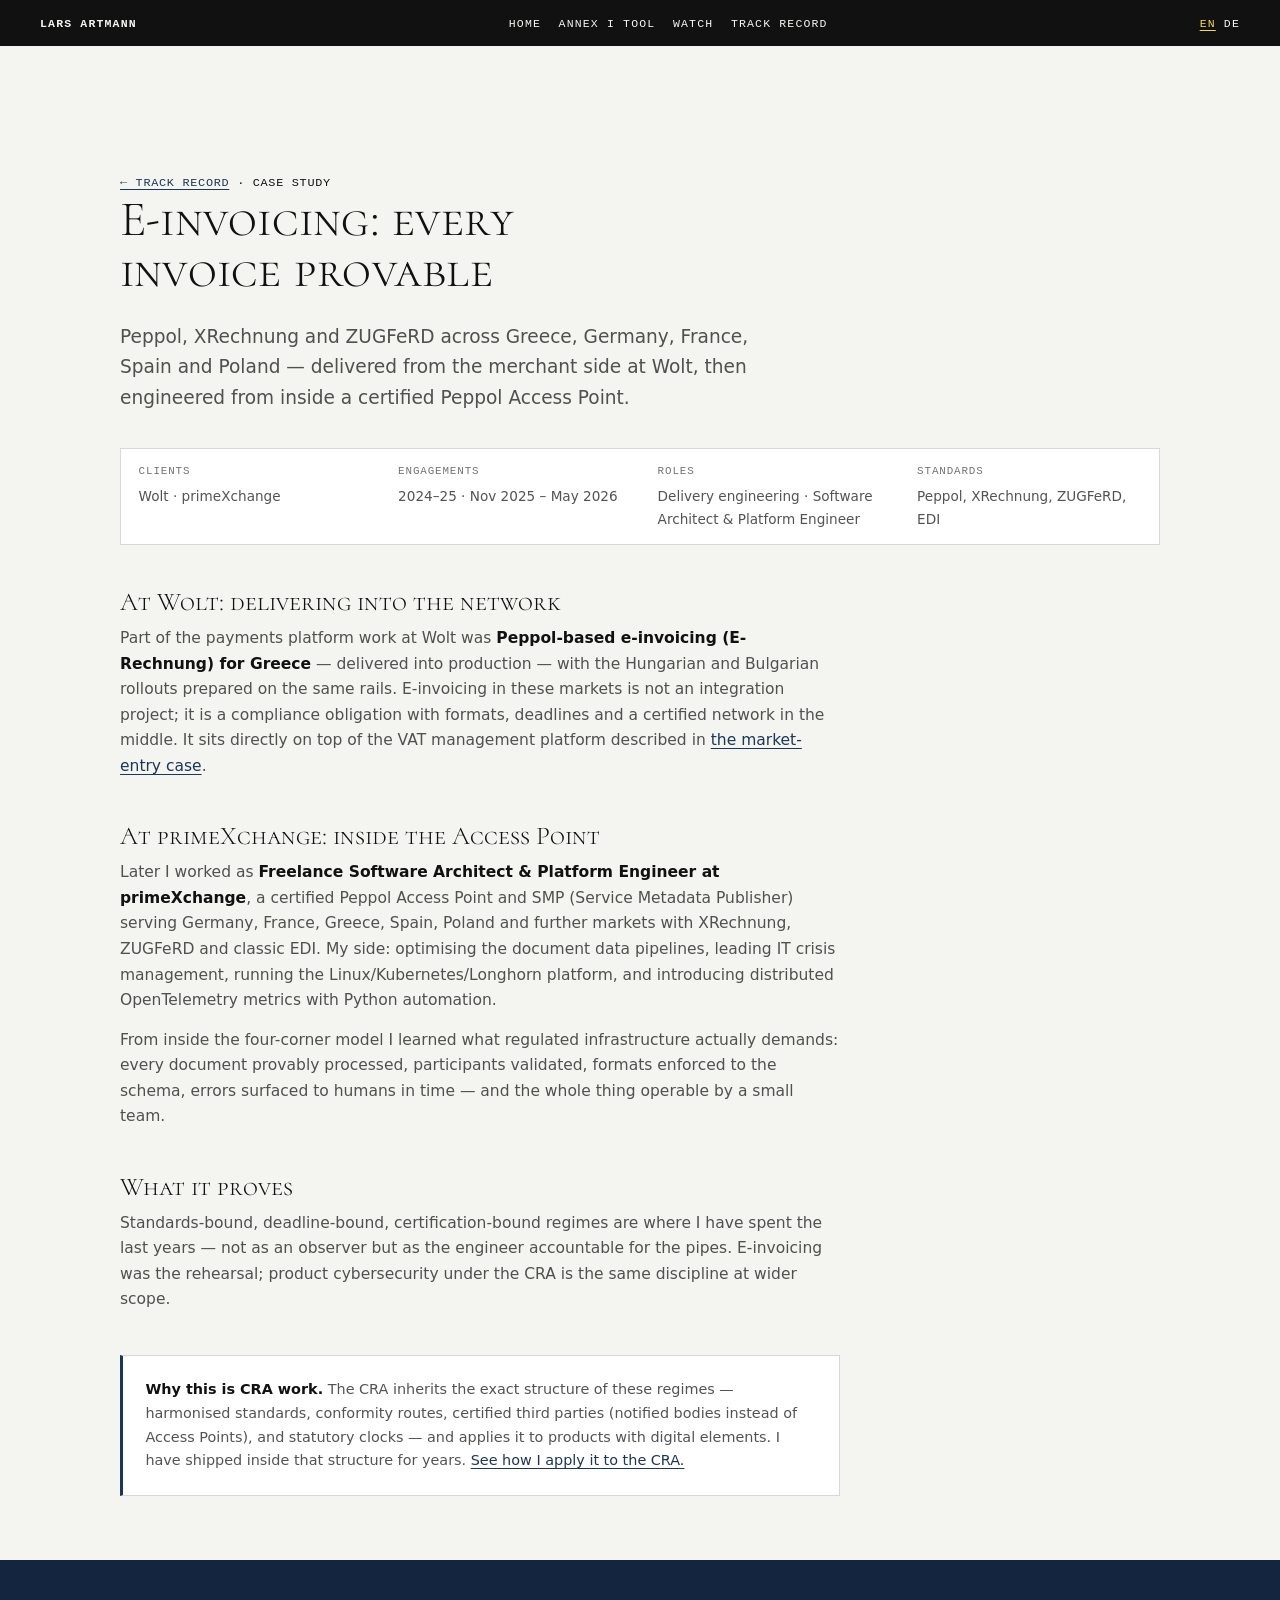
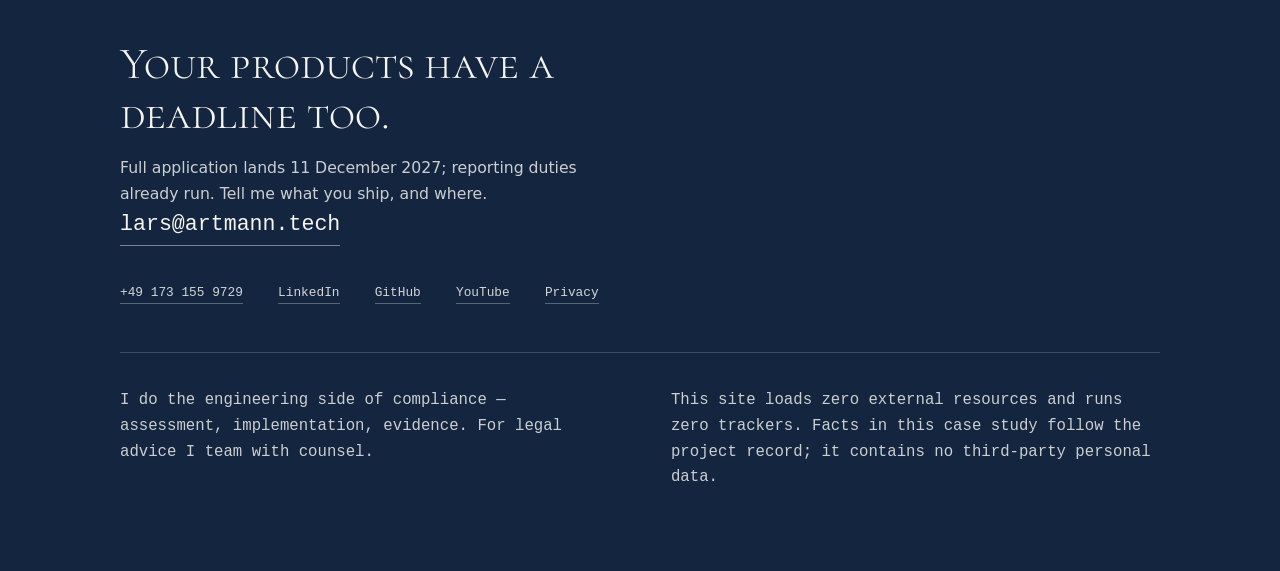
<file: case-peppol.html>
<!doctype html>
<html lang="en">
  <head>
    <meta charset="UTF-8" />
    <meta name="viewport" content="width=device-width, initial-scale=1.0" />
    <title>Case: e-invoicing, every invoice provable — Lars Artmann, CRA Expert</title>
    <link rel="canonical" href="https://larsartmann.github.io/cra-expert/case-peppol.html" />
    <meta
      name="description"
      content="Case study: Peppol e-invoicing across Greece, Germany, France, Spain and Poland — inside a certified Access Point, and as a delivery engineer."
    />
    <meta name="author" content="Lars Artmann" />
    <meta property="og:type" content="article" />
    <meta property="og:url" content="https://larsartmann.github.io/cra-expert/case-peppol.html" />
    <meta property="og:site_name" content="Lars Artmann — CRA Expert" />
    <meta property="og:locale" content="en" />
    <meta property="og:title" content="Case study: e-invoicing, every invoice provable" />
    <meta
      property="og:description"
      content="Peppol XRechnung and ZUGFeRD across six-plus markets: delivery engineering at Wolt, architecture inside a certified Peppol Access Point."
    />
    <meta name="twitter:card" content="summary" />
    <meta
      property="og:image"
      content="https://larsartmann.github.io/cra-expert/assets/og.png"
    />
    <meta property="og:image:width" content="1200" />
    <meta property="og:image:height" content="630" />
    <meta name="theme-color" content="#f4f4f0" />
    <link rel="icon" href="assets/favicon.svg" type="image/svg+xml" />
    <link rel="icon" href="assets/favicon-32.png" sizes="32x32" type="image/png" />
    <link rel="apple-touch-icon" href="assets/apple-touch-icon.png" />
    <link
      rel="preload"
      href="assets/fonts/cormorant-sc-300.woff2"
      as="font"
      type="font/woff2"
      crossorigin
    />
    <link rel="stylesheet" href="assets/site.css" />
    <style>
      .crumbs {
        font-family: var(--font-mono);
        font-size: 0.74rem;
        letter-spacing: 0.06em;
        text-transform: uppercase;
        margin-top: 1.6rem;
      }
      .case-meta {
        margin-top: 2.2rem;
        display: grid;
        grid-template-columns: repeat(4, 1fr);
        gap: 0;
        border: 1px solid var(--hairline);
        background: var(--paper-raised);
        font-size: 0.85rem;
      }
      @media (max-width: 900px) {
        .case-meta {
          grid-template-columns: repeat(2, 1fr);
        }
      }
      .case-meta div {
        padding: 0.9rem 1.1rem;
      }
      .case-meta dt {
        font-family: var(--font-mono);
        font-size: 0.68rem;
        letter-spacing: 0.08em;
        text-transform: uppercase;
        color: var(--ink-50);
        margin-bottom: 0.25rem;
      }
      .case-meta dd {
        color: var(--ink-70);
      }
      .case-body {
        margin-top: 2.6rem;
        max-width: 720px;
      }
      .case-body h2 {
        font-family: var(--font-display);
        font-weight: 300;
        font-size: 1.6rem;
        line-height: 1.15;
        margin: 2.6rem 0 0.6rem;
      }
      .case-body p {
        font-size: 0.97rem;
        color: var(--ink-70);
        margin-bottom: 0.9em;
      }
      .case-body strong {
        color: var(--ink);
      }
      .tie-in {
        margin-top: 2.6rem;
        background: var(--paper-raised);
        border: 1px solid var(--hairline);
        border-left: 3px solid var(--blue);
        padding: clamp(1rem, 2.5vw, 1.4rem);
        font-size: 0.9rem;
        color: var(--ink-70);
        max-width: 720px;
      }
      .tie-in strong {
        color: var(--ink);
      }
      @media print {
        .topbar,
        .lang-switch,
        .contact {
          display: none;
        }
        body {
          background: #fff;
        }
      }
    </style>
  </head>

  <body>
    <a class="skip-link" href="#main">Skip to content</a>

    <header class="topbar">
      <a class="who" href="./">Lars Artmann</a>
      <nav aria-label="Sections">
        <a href="./">Home</a>
        <a href="annex-i.html">Annex I tool</a>
        <a href="regulatory-watch.html">Watch</a>
        <a href="./#track">Track record</a>
      </nav>
      <a class="top-mail" href="mailto:lars@artmann.tech">lars@artmann.tech</a>
      <span class="lang-switch">
        <a href="./" aria-current="page" lang="en">EN</a>
        <a href="index.de.html" lang="de">DE</a>
      </span>
    </header>

    <main id="main">
      <section class="hero wrap" aria-labelledby="claim">
        <p class="crumbs"><a href="./#track">&larr; Track record</a> &middot; Case study</p>
        <h1 id="claim" class="claim" style="font-size: clamp(1.9rem, 4.2vw, 3.1rem)">
          E-invoicing: every invoice provable
        </h1>
        <p class="sub">
          Peppol, XRechnung and ZUGFeRD across Greece, Germany, France, Spain
          and Poland &mdash; delivered from the merchant side at Wolt, then
          engineered from inside a certified Peppol Access Point.
        </p>

        <dl class="case-meta">
          <div><dt>Clients</dt><dd>Wolt &middot; primeXchange</dd></div>
          <div><dt>Engagements</dt><dd>2024&ndash;25 &middot; Nov 2025 &ndash; May 2026</dd></div>
          <div><dt>Roles</dt><dd>Delivery engineering &middot; Software Architect &amp; Platform Engineer</dd></div>
          <div><dt>Standards</dt><dd>Peppol, XRechnung, ZUGFeRD, EDI</dd></div>
        </dl>

        <div class="case-body">
          <h2>At Wolt: delivering into the network</h2>
          <p>
            Part of the payments platform work at Wolt was
            <strong>Peppol-based e-invoicing (E-Rechnung) for Greece</strong>
            &mdash; delivered into production &mdash; with the Hungarian and
            Bulgarian rollouts prepared on the same rails. E-invoicing in
            these markets is not an integration project; it is a compliance
            obligation with formats, deadlines and a certified network in the
            middle. It sits directly on top of the VAT management platform
            described in <a href="case-market-entry-wolt.html">the market-entry case</a>.
          </p>

          <h2>At primeXchange: inside the Access Point</h2>
          <p>
            Later I worked as <strong>Freelance Software Architect &amp;
            Platform Engineer at primeXchange</strong>, a certified Peppol
            Access Point and SMP (Service Metadata Publisher) serving Germany,
            France, Greece, Spain, Poland and further markets with XRechnung,
            ZUGFeRD and classic EDI. My side: optimising the document data
            pipelines, leading IT crisis management, running the
            Linux/Kubernetes/Longhorn platform, and introducing distributed
            OpenTelemetry metrics with Python automation.
          </p>
          <p>
            From inside the four-corner model I learned what regulated
            infrastructure actually demands: every document provably
            processed, participants validated, formats enforced to the
            schema, errors surfaced to humans in time &mdash; and the whole
            thing operable by a small team.
          </p>

          <h2>What it proves</h2>
          <p>
            Standards-bound, deadline-bound, certification-bound regimes are
            where I have spent the last years &mdash; not as an observer but
            as the engineer accountable for the pipes. E-invoicing was the
            rehearsal; product cybersecurity under the CRA is the same
            discipline at wider scope.
          </p>
        </div>

        <div class="tie-in">
          <strong>Why this is CRA work.</strong> The CRA inherits the exact
          structure of these regimes &mdash; harmonised standards, conformity
          routes, certified third parties (notified bodies instead of Access
          Points), and statutory clocks &mdash; and applies it to products
          with digital elements. I have shipped inside that structure for
          years. <a href="./#services">See how I apply it to the CRA.</a>
        </div>
      </section>
    </main>

    <footer id="contact" class="contact">
      <div class="wrap">
        <h2>Your products have a deadline too.</h2>
        <p>
          Full application lands 11 December 2027; reporting duties already
          run. Tell me what you ship, and where.
        </p>
        <a class="big-mail" href="mailto:lars@artmann.tech">lars@artmann.tech</a>
        <div class="contact-channels">
          <a href="tel:+491731559729">+49 173 155 9729</a>
          <a href="https://www.linkedin.com/in/larsartmann" rel="me">LinkedIn</a>
          <a href="https://github.com/larsartmann" rel="me">GitHub</a>
          <a href="https://youtube.com/@larsartmann" rel="me">YouTube</a>
          <a href="privacy.html">Privacy</a>
        </div>
        <div class="colophon">
          <p>
            I do the engineering side of compliance &mdash; assessment,
            implementation, evidence. For legal advice I team with counsel.
          </p>
          <p>
            This site loads zero external resources and runs zero trackers.
            Facts in this case study follow the project record; it contains
            no third-party personal data.
          </p>
        </div>
      </div>
    </footer>
  </body>
</html>
</file>
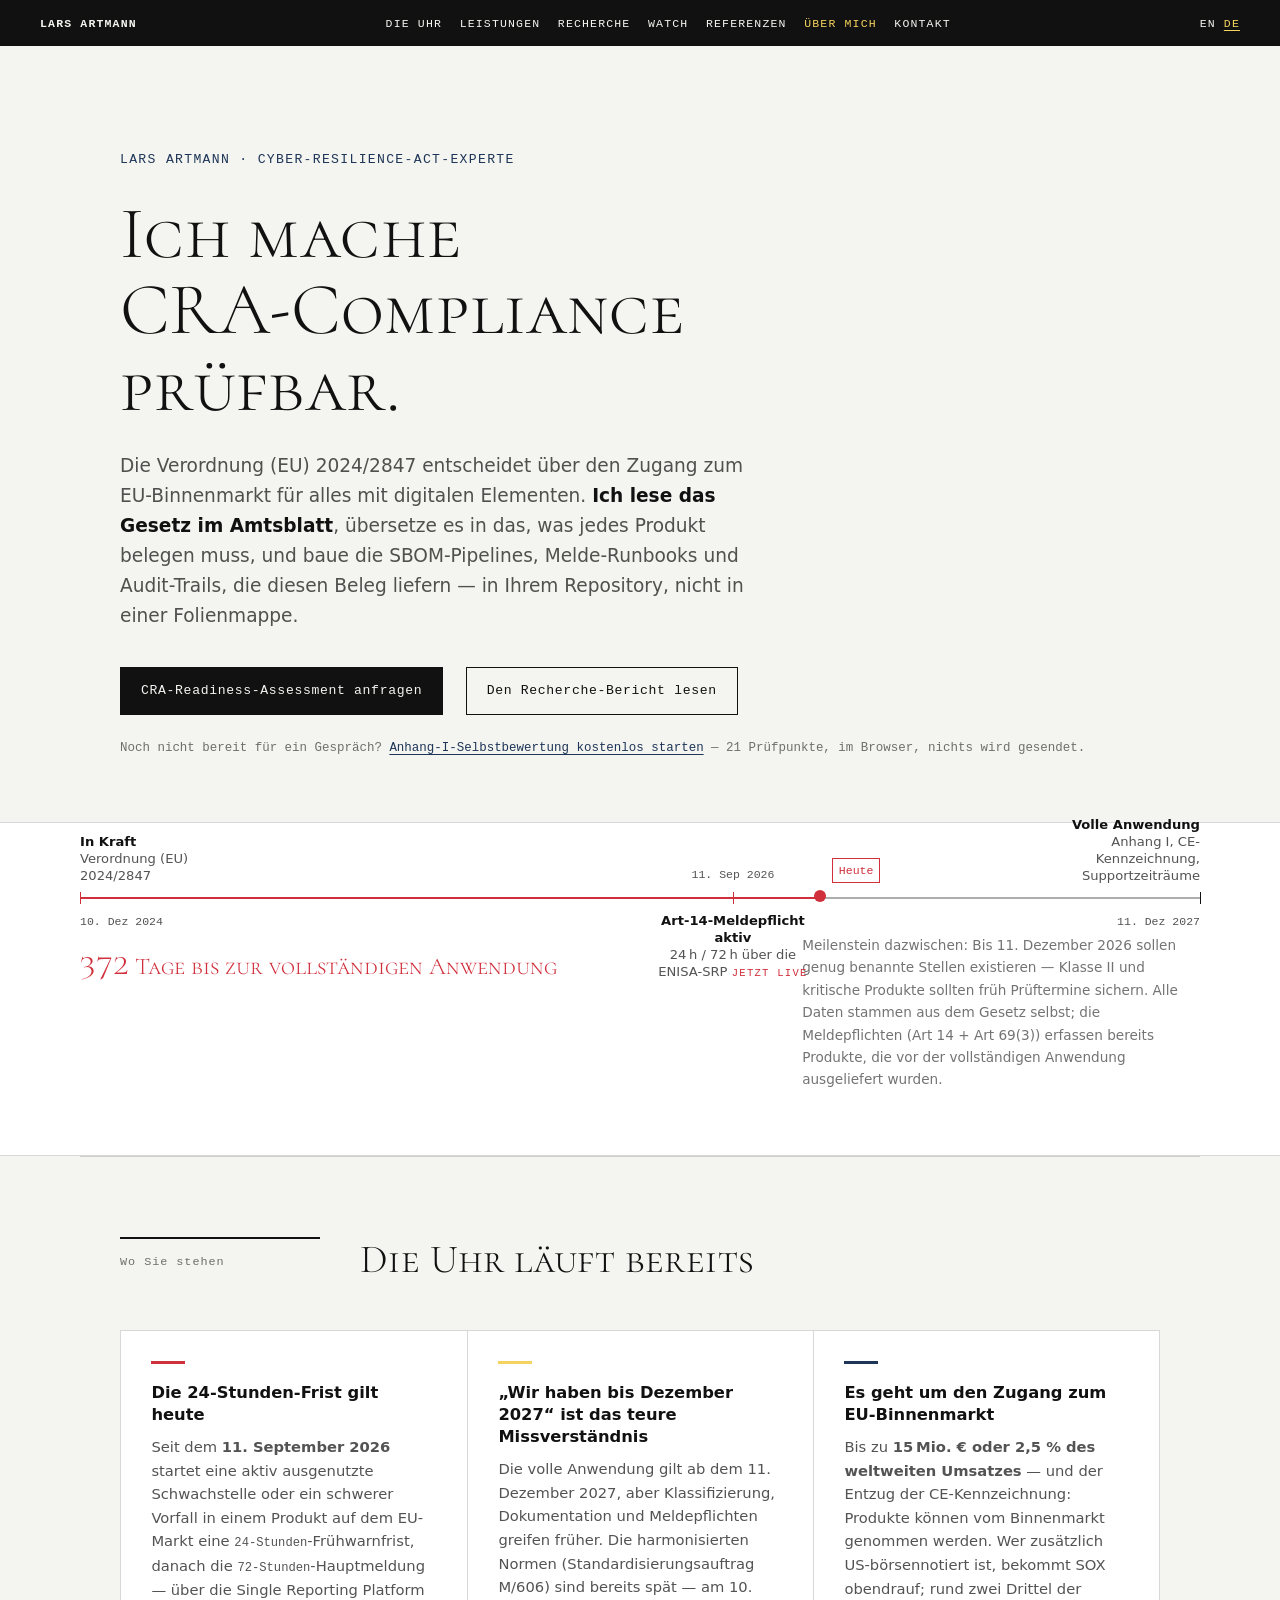
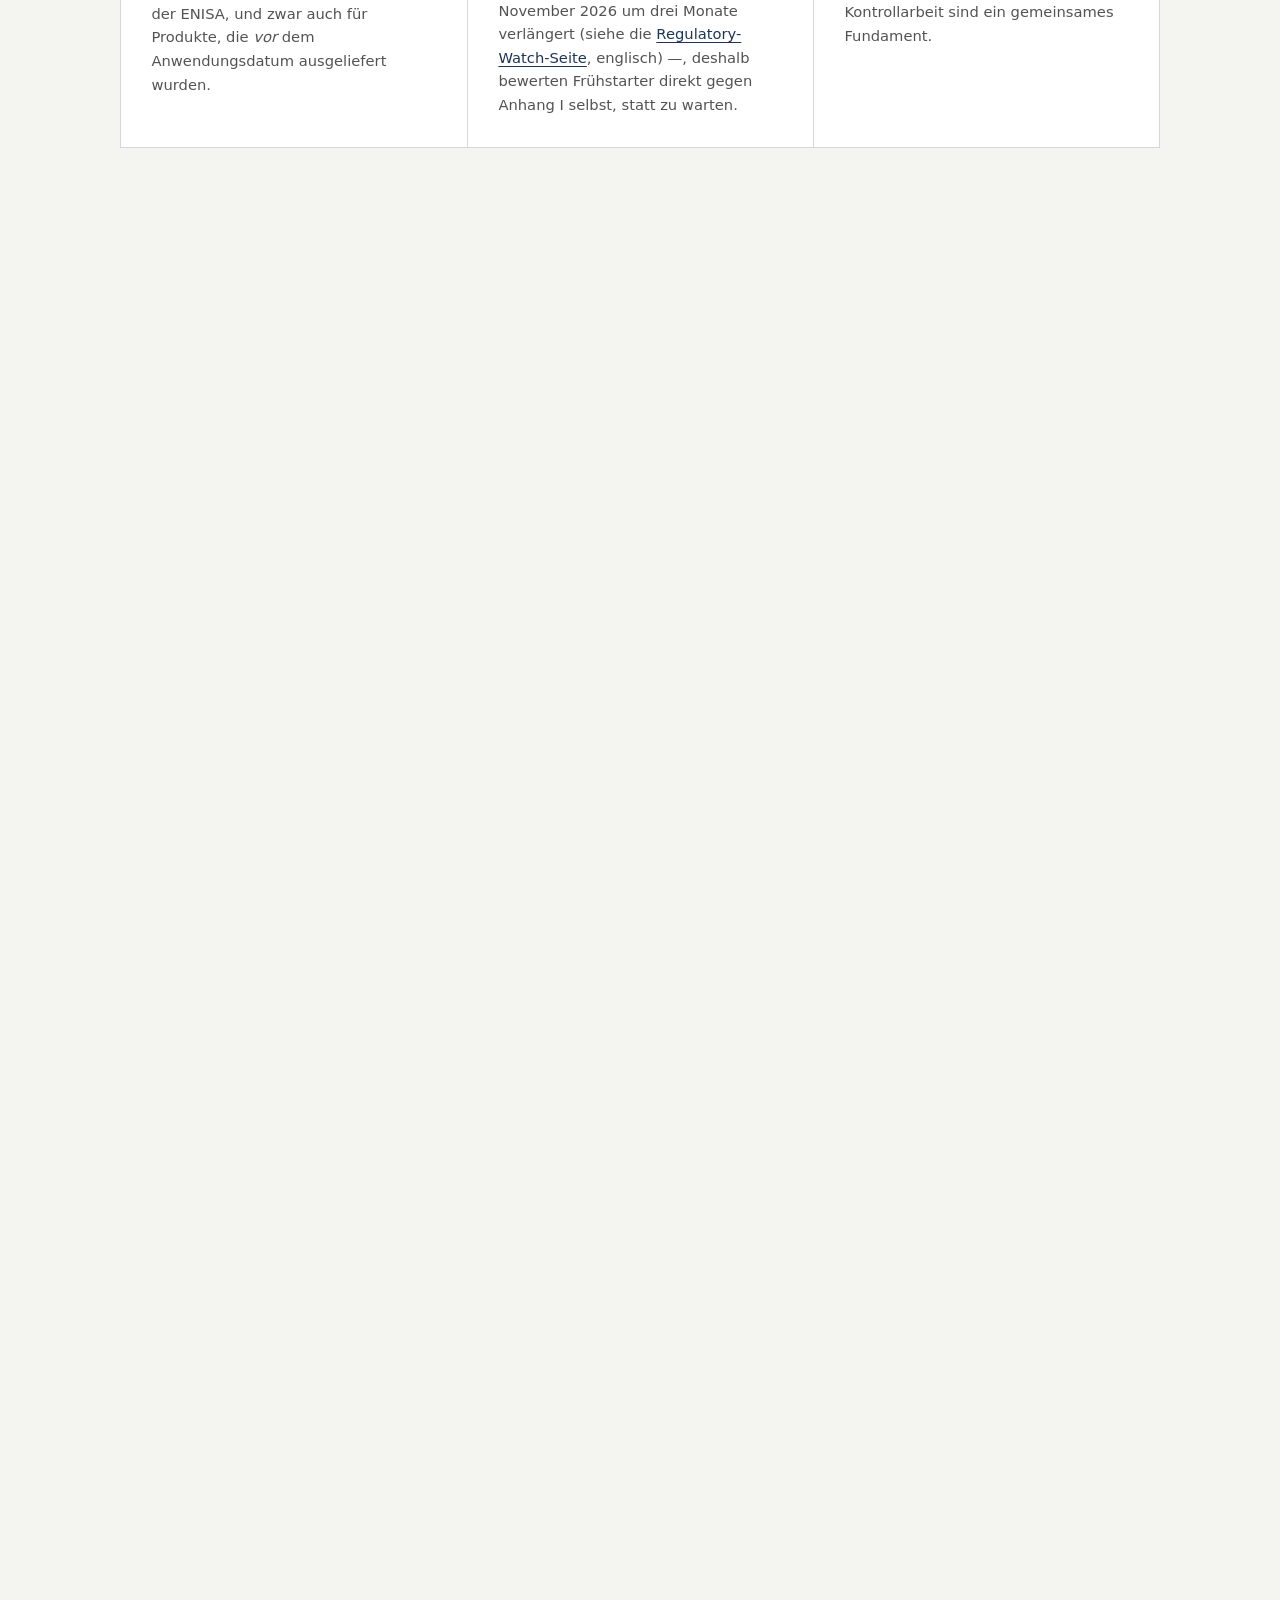
<file: index.de.html>
<!doctype html>
<html lang="de">
  <head>
    <meta charset="UTF-8" />
    <meta name="viewport" content="width=device-width, initial-scale=1.0" />
    <title>Lars Artmann — Cyber Resilience Act (CRA) Experte</title>
    <link rel="canonical" href="https://larsartmann.github.io/cra-expert/index.de.html" />
    <link rel="alternate" hreflang="en" href="https://larsartmann.github.io/cra-expert/" />
    <link rel="alternate" hreflang="de" href="https://larsartmann.github.io/cra-expert/index.de.html" />
    <link rel="alternate" hreflang="x-default" href="https://larsartmann.github.io/cra-expert/" />
    <meta
      name="description"
      content="CRA-Compliance-Engineering nach Amtsblatt-Text: Anhang-I-Gap-Analyse, SBOM-Pipelines und Melde-Runbooks nach Artikel 14, die einer Prüfung standhalten."
    />
    <meta name="author" content="Lars Artmann" />
    <meta property="og:type" content="website" />
    <meta property="og:url" content="https://larsartmann.github.io/cra-expert/index.de.html" />
    <meta property="og:site_name" content="Lars Artmann — CRA-Experte" />
    <meta property="og:locale" content="de" />
    <meta property="og:title" content="Lars Artmann — Cyber Resilience Act (CRA) Experte" />
    <meta
      property="og:description"
      content="Der CRA läuft bereits. Ich lese das Gesetz im Amtsblatt und baue dann die SBOM-Pipelines, Melde-Runbooks und Audit-Trails, die Ihre Compliance belegen."
    />
    <meta name="twitter:card" content="summary_large_image" />
    <meta name="twitter:title" content="Lars Artmann — Cyber Resilience Act (CRA) Experte" />
    <meta
      name="twitter:description"
      content="Der CRA läuft bereits. Anhang-I-Gap-Analyse, SBOM-Pipelines, Melde-Runbooks nach Artikel 14, prüffeste Audit-Trails."
    />
    <meta
      property="og:image"
      content="https://larsartmann.github.io/cra-expert/assets/og.png"
    />
    <meta property="og:image:width" content="1200" />
    <meta property="og:image:height" content="630" />
    <meta
      property="og:image:alt"
      content="Lars Artmann — Cyber-Resilience-Act-Experte. Zeitachse: in Kraft seit 10. Dezember 2024, volle Anwendung am 11. Dezember 2027."
    />
    <meta name="theme-color" content="#f4f4f0" />
    <link rel="icon" href="assets/favicon.svg" type="image/svg+xml" />
    <link rel="icon" href="assets/favicon-32.png" sizes="32x32" type="image/png" />
    <link rel="apple-touch-icon" href="assets/apple-touch-icon.png" />
    <script type="application/ld+json">
      {
        "@context": "https://schema.org",
        "@type": "Person",
        "name": "Lars Artmann",
        "jobTitle": "Cyber Resilience Act (CRA) compliance engineering consultant",
        "email": "mailto:lars@artmann.tech",
        "telephone": "+49 173 155 9729",
        "knowsAbout": [
          "Cyber Resilience Act",
          "Regulation (EU) 2024/2847",
          "SBOM",
          "CRA Article 14 reporting",
          "Annex I essential requirements",
          "ITGC",
          "event sourcing",
          "audit trails"
        ],
        "sameAs": [
          "https://github.com/larsartmann",
          "https://www.linkedin.com/in/larsartmann",
          "https://youtube.com/@larsartmann"
        ]
      }
    </script>
    <link
      rel="preload"
      href="assets/fonts/cormorant-sc-300.woff2"
      as="font"
      type="font/woff2"
      crossorigin
    />
    <link rel="stylesheet" href="assets/site.css" />
  </head>

  <body>
    <a class="skip-link" href="#main">Zum Inhalt springen</a>

    <header class="topbar">
      <a class="who" href="#main">Lars Artmann</a>
      <nav aria-label="Abschnitte">
        <a href="#clock">Die Uhr</a>
        <a href="#services">Leistungen</a>
        <a href="#research">Recherche</a>
        <a href="regulatory-watch.html">Watch</a>
        <a href="#track">Referenzen</a>
        <a href="#about">Über mich</a>
        <a href="#contact">Kontakt</a>
      </nav>
      <details class="top-menu">
        <summary>Men&uuml;</summary>
        <div class="top-menu-links">
          <a href="#clock">Die Uhr</a>
          <a href="#services">Leistungen</a>
          <a href="#research">Recherche</a>
          <a href="regulatory-watch.html">Watch</a>
          <a href="#track">Referenzen</a>
          <a href="#about">&Uuml;ber mich</a>
          <a href="#contact">Kontakt</a>
        </div>
      </details>
      <a class="top-mail" href="mailto:lars@artmann.tech">lars@artmann.tech</a>
      <span class="lang-switch">
        <a href="./" lang="en">EN</a>
        <a href="index.de.html" aria-current="page" lang="de">DE</a>
      </span>
    </header>

    <main id="main">
      <!-- ============================ HERO ============================ -->
      <section class="hero wrap" aria-labelledby="claim">
        <p class="name-line">Lars Artmann &middot; Cyber-Resilience-Act-Experte</p>
        <h1 id="claim" class="claim">
          Ich mache <span style="white-space: nowrap">CRA-Compliance</span> pr&uuml;fbar.
        </h1>
        <p class="sub">
          Die Verordnung (EU) 2024/2847 entscheidet über den Zugang zum
          EU-Binnenmarkt für alles mit digitalen Elementen.
          <strong>Ich lese das Gesetz im Amtsblatt</strong>, übersetze es in
          das, was jedes Produkt belegen muss, und baue die SBOM-Pipelines,
          Melde-Runbooks und Audit-Trails, die diesen Beleg liefern
          &mdash; in Ihrem Repository, nicht in einer Folienmappe.
        </p>
        <div class="cta-row">
          <a class="btn btn-primary" href="mailto:lars@artmann.tech?subject=CRA-Readiness-Assessment"
            >CRA-Readiness-Assessment anfragen</a
          >
          <a class="btn btn-ghost" href="reports/2026-11-18_sox-cra-compliance.html"
            >Den Recherche-Bericht lesen</a
          >
        </div>
        <p class="cite" style="margin-top: 1.4rem">
          Noch nicht bereit für ein Gespräch?
          <a href="annex-i.html">Anhang-I-Selbstbewertung kostenlos starten</a>
          &mdash; 21 Prüfpunkte, im Browser, nichts wird gesendet.
        </p>
      </section>

      <!-- ======================== TIMELINE BAND ======================= -->
      <div class="band" role="region" aria-label="Zeitachse Cyber Resilience Act" aria-describedby="tl-caption" data-as-of="2026-11-18">
        <ol class="tl-sr" lang="de">
          <li>10. Dezember 2024: Verordnung (EU) 2024/2847 in Kraft getreten.</li>
          <li>11. September 2026: Meldepflichten nach Artikel 14 anwendbar &mdash; 24-Stunden-Frühwarnung und 72-Stunden-Meldung über die ENISA-Single-Reporting-Platform. Jetzt live.</li>
          <li>11. Dezember 2026: Meilenstein &mdash; ausreichend viele benannte Stellen werden erwartet.</li>
          <li>11. Dezember 2027: volle Anwendung &mdash; wesentliche Anforderungen nach Anhang I, CE-Kennzeichnung und Supportzeiträume.</li>
        </ol>
        <div class="timeline wrap">
          <div class="tl-base" aria-hidden="true">
            <div class="tl-elapsed"></div>

            <div class="tl-tick past edge" style="left: 0%">
              <span class="tl-date">10. Dez 2024</span>
              <span class="tl-label"><strong>In Kraft</strong>Verordnung (EU) 2024/2847</span>
            </div>

            <div class="tl-tick past mid" style="left: 58.3%">
              <span class="tl-date">11. Sep 2026</span>
              <span class="tl-label">
                <strong>Art-14-Meldepflicht aktiv</strong>
                24&thinsp;h / 72&thinsp;h über die ENISA-SRP
                <span class="tl-live">Jetzt live</span>
              </span>
            </div>

            <div class="tl-tick edge-r" style="left: 100%">
              <span class="tl-date">11. Dez 2027</span>
              <span class="tl-label"><strong>Volle Anwendung</strong>Anhang I, CE-Kennzeichnung, Supportzeiträume</span>
            </div>

            <div class="tl-today" id="tl-today">
              <span class="dot" aria-hidden="true"></span>
              <span class="tag">Heute</span>
            </div>
          </div>

          <div class="tl-caption" id="tl-caption">
            <p class="tl-count">
              <span class="num" id="tl-days">388</span> Tage bis zur
              vollständigen Anwendung
            </p>
            <p class="tl-note">
              Meilenstein dazwischen: Bis 11. Dezember 2026 sollen genug
              benannte Stellen existieren &mdash; Klasse&nbsp;II und kritische
              Produkte sollten früh Prüftermine sichern. Alle Daten stammen
              aus dem Gesetz selbst; die Meldepflichten (Art&nbsp;14 +
              Art&nbsp;69(3)) erfassen bereits Produkte, die vor der
              vollständigen Anwendung ausgeliefert wurden.
            </p>
          </div>
        </div>
      </div>

      <!-- ========================= THE CLOCK ========================== -->
      <section id="clock" class="wrap" aria-labelledby="clock-h" data-as-of="2026-11-18">
        <div class="sec-head">
          <p class="kicker">Wo Sie stehen</p>
          <h2 id="clock-h">Die Uhr läuft bereits</h2>
        </div>

        <div class="facts">
          <div class="fact fact-red">
            <div class="fact-rule" aria-hidden="true"></div>
            <h3>Die 24-Stunden-Frist gilt heute</h3>
            <p>
              Seit dem <strong>11. September 2026</strong> startet eine aktiv
              ausgenutzte Schwachstelle oder ein schwerer Vorfall in einem
              Produkt auf dem EU-Markt eine <span class="key">24-Stunden</span>-Frühwarnfrist,
              danach die <span class="key">72-Stunden</span>-Hauptmeldung
              &mdash; über die Single Reporting Platform der ENISA, und zwar
              auch für Produkte, die <em>vor</em> dem Anwendungsdatum
              ausgeliefert wurden.
            </p>
          </div>
          <div class="fact fact-yellow">
            <div class="fact-rule" aria-hidden="true"></div>
            <h3>&bdquo;Wir haben bis Dezember 2027&ldquo; ist das teure Missverständnis</h3>
            <p>
              Die volle Anwendung gilt ab dem 11. Dezember 2027, aber
              Klassifizierung, Dokumentation und Meldepflichten greifen
              früher. Die harmonisierten Normen (Standardisierungsauftrag
              M/606) sind bereits spät &mdash; am 10. November 2026 um drei
              Monate verlängert (siehe die
              <a href="regulatory-watch.html">Regulatory-Watch-Seite</a>,
              englisch) &mdash;, deshalb bewerten Frühstarter direkt gegen
              Anhang I selbst, statt zu warten.
            </p>
          </div>
          <div class="fact">
            <div class="fact-rule" aria-hidden="true"></div>
            <h3>Es geht um den Zugang zum EU-Binnenmarkt</h3>
            <p>
              Bis zu <strong>15&thinsp;Mio.&nbsp;&euro; oder 2,5&nbsp;% des
              weltweiten Umsatzes</strong> &mdash; und der Entzug der
              CE-Kennzeichnung: Produkte können vom Binnenmarkt genommen
              werden. Wer zusätzlich US-börsennotiert ist, bekommt SOX
              obendrauf; rund zwei Drittel der Kontrollarbeit sind ein
              gemeinsames Fundament.
            </p>
          </div>
        </div>
      </section>

      <!-- ========================== SERVICES ========================== -->
      <section id="services" class="wrap" aria-labelledby="services-h" data-as-of="2026-11-18">
        <div class="sec-head">
          <p class="kicker">Was ich tue</p>
          <h2 id="services-h">Von der Klassifizierung zu Nachweisen, die einer Prüfung standhalten</h2>
        </div>

        <div class="svc">
          <h3>CRA-Readiness-Assessment</h3>
          <div class="svc-body">
            <p>
              Klassifizierung jedes Produkts gegen Anhang III und IV anhand
              der Durchführungsverordnung (EU) 2025/2392, Gap-Analyse gegen
              Anhang I, Entwurf der Risikobewertung nach Art 13(2). Sie
              erhalten den <strong>Konformitätsweg je Produkt</strong>
              &mdash; Selbstbewertung, EU-Baumusterprüfung oder vollständige
              Qualitätssicherung &mdash; und einen priorisierten
              Remediation-Backlog, kein 90-Seiten-PDF für die Schublade.
              Starten Sie mit dem kostenlosen
              <a href="annex-i.html">Anhang-I-Selbstbewertungs-Starter</a>
              (englisch).
            </p>
          </div>
        </div>

        <div class="svc">
          <h3>Die Evidence-Schicht</h3>
          <div class="svc-body">
            <p>
              <strong>SBOM-Generierung in Ihrer Release-Pipeline</strong>
              (Syft, Trivy, OSV-Scanner), VEX-Statements, die dem CVE-Rauschen
              ein Ende machen, Enddaten der Supportzeiträume auf jeder
              Produktseite, security.txt-Intake und ein Art-14-Runbook, geprobt
              gegen die ENISA-Plattform: 24-Stunden-Frühwarnvorlage, eine
              namentlich benannte Aware-Officer-Funktion und eine
              Einreichungs-Generalprobe.
            </p>
          </div>
        </div>

        <div class="svc">
          <h3>CRA-Programm, SOX-ready</h3>
          <div class="svc-body">
            <p>
              Ihr CRA-Programm besitzt Änderungsmanagement,
              Zugriffsmanagement, Schwachstellen-Handling, Monitoring und
              Evidence-Retention &mdash; <strong>ein Kontrollgerüst, einmal
              gebaut</strong>. Falls Sie auch US-börsennotiert sind, bildet
              dasselbe Fundament SOX ab: Form 8-K Item 1.05 und Art-14-Auslöser in
              einem Incident-Register, ITGC-Walkthrough-Evidence doppelt
              genutzt als CRA-technische Dokumentation.
            </p>
          </div>
        </div>

        <div class="svc">
          <h3>Open-Source-Steward-Readiness</h3>
          <div class="svc-body">
            <p>
              Wer Open Source in kommerziellen Kontexten pflegt, wird durch
              Art 24 ab 11. Dezember 2027 Steward mit Pflichten: eine öffentliche
              Cybersecurity-Policy, sichere Entwicklung und
              Schwachstellen-Handling, Zusammenarbeit mit Behörden. Ich richte
              Policy und Prozess ein &mdash; gerüstet auf OpenChain- /
              ORC-WG-Material &mdash; und den Art-32(5)-Selbstbewertungsweg
              mit öffentlicher Technischer Dokumentation.
            </p>
          </div>
        </div>

        <div class="svc">
          <h3>Audit-Trails, die Prüfungen überstehen</h3>
          <div class="svc-body">
            <p>
              Append-only Command- und Event-Ledger mit
              <strong>Akteurszuordnung und Zeitpunkten des Geschehens</strong>,
              unveränderliche Evidence-Stores mit Provenance-Zeigern auf die
              Originale und Korrelationsschlüssel über Systemgrenzen hinweg
              &mdash; sodass &bdquo;was geschah, wann, wer tat es und wo ist
              das Original&ldquo; eine einzige Abfrage ist. Genau diese
              Architektur betreibe ich in meinen eigenen
              Produktionssystemen; <a href="#research">die Methode ist in den
              Recherchen unten dokumentiert</a>.
            </p>
          </div>
        </div>
      </section>

      <!-- ====================== ENGAGEMENT MODELS ====================== -->
      <section id="engagement" class="wrap" aria-labelledby="engagement-h">
        <div class="sec-head">
          <p class="kicker">So buchen Sie mich</p>
          <h2 id="engagement-h">Drei Wege zum Start</h2>
        </div>

        <div class="facts models">
          <div class="fact">
            <div class="fact-rule" aria-hidden="true"></div>
            <p class="model-duration">Fester Umfang &middot; 2&ndash;4 Wochen</p>
            <h3>Readiness-Assessment</h3>
            <ul class="model-list">
              <li>Produktklassifizierung (Anhang III/IV, VO (EU) 2025/2392)</li>
              <li>Geleitete Anhang-I-Gap-Analyse, Start mit dem <a href="annex-i.html">Selbstbewertungs-Tool</a> (englisch)</li>
              <li>Konformitätsweg je Produkt</li>
              <li>Priorisierter Remediation-Backlog</li>
            </ul>
          </div>
          <div class="fact">
            <div class="fact-rule" aria-hidden="true"></div>
            <p class="model-duration">Programmaufbau &middot; 3&ndash;6 Monate</p>
            <h3>Eingebettete Umsetzung</h3>
            <ul class="model-list">
              <li>SBOM- und VEX-Evidence-Schicht in Ihrer Release-Pipeline</li>
              <li>Art-14-Runbook, geprobt gegen die ENISA-Plattform</li>
              <li>Ein Kontrollgerüst, CRA-first (SOX-ready)</li>
              <li>Übergabe, damit Ihr Team es betreibt</li>
            </ul>
          </div>
          <div class="fact">
            <div class="fact-rule" aria-hidden="true"></div>
            <p class="model-duration">Tage, vor Ort oder remote</p>
            <h3>Workshop &amp; Interims-Steward</h3>
            <ul class="model-list">
              <li>Executive-Briefing: Was der CRA wirklich verlangt</li>
              <li>Team-Workshops zu Anhang I und Evidence-Engineering</li>
              <li>Art-24-Steward-Kickoff für Open-Source-Organisationen</li>
              <li>Vorträge und Panels</li>
            </ul>
          </div>
        </div>
        <p class="prose" style="margin-top: 1.5rem">
          Jedes Engagement wird vor dem Start schriftlich abgegrenzt und
          bepreist &mdash;
          <a href="mailto:lars@artmann.tech?subject=Umfang%20und%20Pricing">die einseitige Leistungsbeschreibung anfragen</a>.
        </p>
      </section>

      <!-- ========================== RESEARCH ========================== -->
      <section id="research" class="wrap" aria-labelledby="research-h">
        <div class="sec-head">
          <p class="kicker">Evidence statt Adjektive</p>
          <h2 id="research-h">Veröffentlichte Recherche, die Sie prüfen können</h2>
        </div>

        <article class="artifact">
          <p class="art-meta">Recherche-Bericht &middot; 18. November 2026 &middot; Englisch</p>
          <h3>
            <a href="reports/2026-11-18_sox-cra-compliance.html"
              >SOX and the Cyber Resilience Act</a
            >
          </h3>
          <p>
            Beide Regime aus Primärquellen rekonstruiert &mdash; den CRA aus
            dem Amtsblatt-Text, SOX aus dem U.S. Code, beides am Berichtstag
            gelesen &mdash; inklusive der laufenden CRA-Zeitachse mit allem,
            was bereits passiert ist, den Bußgeldstufen, den Produktklassen
            (19 / 4 / 3 Kategorien, wörtlich aufgelistet), Anhang I im Anhang
            sowie der kompletten kommerziellen und
            Open-Source-Tooling-Landschaft. Endet mit einem
            Erste-90-Tage-Plan für Unternehmen, die beiden Regimen ausgesetzt
            sind.
          </p>
          <ul class="includes">
            <li>SOX &sect;&sect;302/404/802/906 mit Kodifizierungen</li>
            <li>CRA Art 13/14/24, Anhang I&ndash;IV, Bußgelder</li>
            <li>Die Schnittmenge: sechs gemeinsame Kontrollinvestitionen</li>
            <li>Tooling: von ServiceNow bis Syft, ehrlich etikettiert</li>
            <li>Risiko-Radar, sortiert nach den Kosten eines Fehlers</li>
            <li>Jede Rechtsbehauptung gegen Primärquellen verifiziert</li>
          </ul>
          <p class="art-cta">
            <a class="btn btn-ghost" href="reports/2026-11-18_sox-cra-compliance.html"
              >Vollständigen Bericht öffnen (englisch)</a
            >
          </p>
        </article>

        <article class="artifact">
          <p class="art-meta">Internes Audit &middot; 18. November 2026 &middot; auf Anfrage verfügbar</p>
          <h3>Repo-übergreifendes Audit-Trail-Readiness-Review</h3>
          <p>
            Ein vollständiges Audit meines eigenen Produktionsstacks &mdash;
            sechs Systeme, zwei Produktionsdatenbanken &mdash; für das, was ein
            100&nbsp;% nachvollziehbarer Audit-Trail verlangt: Akteurszuordnung
            bei jedem Schreibvorgang, Zeitpunkte des Geschehens statt
            Erfassungszeiten, Provenance-Zeiger von jeder Journalzeile zurück
            zum Originaldatensatz und eine Korrelationskonvention über alle
            Systeme. Zwölf Befunde, drei davon blockierend, jeder mit
            file:line-Evidence und einem Abschlussplan in Pareto-Ordnung.
            Enthält Daten Dritter und geht daher nur auf Anfrage heraus.
          </p>
          <p class="art-cta">
            <a
              class="btn btn-ghost"
              href="mailto:lars@artmann.tech?subject=Audit-Trail-Readiness-Review"
              >Die Audit-Zusammenfassung anfragen</a
            >
          </p>
        </article>

        <article class="artifact">
          <p class="art-meta">Interaktives Tool &middot; 18. November 2026 &middot; läuft lokal, ohne Netzwerk</p>
          <h3><a href="annex-i.html">Anhang-I-Selbstbewertungs-Starter</a></h3>
          <p>
            Alle 21 wesentlichen Anforderungen von Anhang I als abhakbare
            Liste: 13 Produkteigenschaften, 8 Pflichten zum
            Schwachstellen-Handling, jede mit der Evidence, die sie
            typischerweise erfüllt. Der Stand bleibt im Browser; die
            Druckansicht dient als Gap-Report-Arbeitsblatt.
          </p>
          <p class="art-cta">
            <a class="btn btn-ghost" href="annex-i.html">Selbstbewertung öffnen (englisch)</a>
          </p>
        </article>
      </section>

      <!-- ======================== TRACK RECORD ======================== -->
      <section id="track" class="wrap" aria-labelledby="track-h">
        <div class="sec-head">
          <p class="kicker">Über zehn Jahre im Einsatz</p>
          <h2 id="track-h">Compliance ist ein Ingenieursproblem</h2>
        </div>

        <div class="track">
          <div class="track-item">
            <p class="where">Wolt &middot; primeXchange &middot; Payments</p>
            <h3>Compliance-kritische Zahlungen in ganz Europa</h3>
            <p>
              Ich fand 48 Stunden vor Go-live das &bdquo;unbekannte
              Unbekannte&ldquo;, das einen Markteintritt blockierte &mdash; eine
              Inkompatibilität der Rechnungslegungsstandards, die sechs Monate
              Planung übersehen hatte. Danach lieferte ich
              Peppol-E-Rechnungen für Griechenland aus, bereitete die Rollouts
              in Ungarn und Bulgarien vor und arbeitete im Inneren eines
              zertifizierten Access Points für Deutschland, Frankreich,
              Spanien und Polen.
              <a href="case-market-entry-wolt.html">Markteintritts-Case lesen</a>
              (englisch) &middot;
              <a href="case-peppol.html">E-Invoicing-Case</a> (englisch).
            </p>
          </div>
          <div class="track-item">
            <p class="where">Rolls-Royce Power Systems</p>
            <h3>Enterprise-Cloud-Fundament als einziger Ingenieur</h3>
            <p>
              Das komplette Google-Workspace- und Google-Cloud-Fundament für
              ihr Digitalisierungsprogramm als Infrastructure-as-Code gebaut
              &mdash; 26 Terraform-Module mit Zero-Trust-Sicherheit &mdash;
              und danach das Tooling so übergeben, dass das bestehende Team
              es weiterbetreiben konnte.
            </p>
          </div>
          <div class="track-item">
            <p class="where">HORNBACH</p>
            <h3>Echtzeit-Ströme für 1&thinsp;Mio.+ Produkte, 169 Filialen</h3>
            <p>
              Nächtliche Batchläufe von 28 Stunden durch Echtzeit-Erfassung
              ersetzt: In der Datenplattform eines DIY-Riesen kommen
              Produktdaten, die früher einen Tag zu spät waren, jetzt in
              Sekunden an.
            </p>
          </div>
          <div class="track-item">
            <p class="where">SystemNix &middot; meine eigene Produktionsplattform</p>
            <h3>40+ Services, deklarativ betrieben</h3>
            <p>
              Eine Produktions-Linux-Plattform, die ich allein baue und
              betreibe: deklaratives NixOS über die gesamte Flotte, volle
              Observability, Secrets-Management und VM-Integrationstests vor
              jedem Deployment. Die operative Disziplin, die CRA-Evidence
              verlangt, live im Einsatz.
            </p>
          </div>
          <div class="track-item">
            <p class="where">Open Source</p>
            <h3>Event-Sourcing-Systeme in Produktion seit 2021</h3>
            <p>
              Autor von <a href="https://github.com/LarsArtmann/kafka-clients-kotlin">kafka-clients-kotlin</a>;
              CQRS- und Event-Sourcing-Systeme auf Apache Kafka in Produktion
              seit 2021 &mdash; dasselbe Ledger-Denken, auf dem ein
              prüffester Audit-Trail beruht.
            </p>
          </div>
          <div class="track-item">
            <p class="where">Früher</p>
            <h3>Von Gameservern mit einer Million Spielern bis zur NASA</h3>
            <p>
              Gameserver-Infrastruktur mit über einer Million Nutzern,
              White-Label-Apps für kleine Unternehmen und vertrauliche
              Projekte für die NASA. Certified Professional for Software
              Architecture (iSAQB CPSA-F).
            </p>
          </div>
        </div>
      </section>

      <!-- =========================== METHOD =========================== -->
      <section id="method" class="wrap" aria-labelledby="method-h">
        <div class="sec-head">
          <p class="kicker">Wie ich arbeite</p>
          <h2 id="method-h">Vier Regeln, an denen ich nicht rüttle</h2>
        </div>
        <ol class="method">
          <li>
            <div>
              <h3>Primärquellen, kein Marketing</h3>
              <p>
                Der Amtsblatt-Text, der U.S. Code, ENISAs eigene Plattform
                &mdash; am Tag gelesen, so zitiert, dass Sie es prüfen
                können. Wenn etwas Analystenwissen statt einer verifizierten
                Seite ist, wird es als solches gekennzeichnet.
              </p>
            </div>
          </li>
          <li>
            <div>
              <h3>Evidence, maschinenlesbar geboren</h3>
              <p>
                Compliance, die auf Screenshots und Chat-Freigaben ruht, ist
                eine Mängelfabrik. Kontrollen sollen ihre eigene
                Prüfevidence als Nebenprodukt des Auslieferns erzeugen:
                MR-Genehmigungen, CI-Datensätze, IdP-Logs, SBOMs &mdash;
                unveränderlich aufbewahrt.
              </p>
            </div>
          </li>
          <li>
            <div>
              <h3>Das Fundament einmal bauen, zweifach mappen</h3>
              <p>
                Der CRA und SOX teilen rund zwei Drittel ihrer Kontrollen.
                Eine Investition, zwei Berichtsformate &mdash; und getrennte
                Bescheinigungen, denn eine ICFR-Meinung sagt nichts über die
                CE-Kennzeichnung.
              </p>
            </div>
          </li>
          <li>
            <div>
              <h3>Verifiziert und abgeleitet, immer gekennzeichnet</h3>
              <p>
                Jede Aussage, die ich Ihnen übergebe, trägt ihre Herkunft
                &mdash; dieselbe Disziplin, die sich meine Recherchen selbst
                auferlegen. Wenn ich etwas nicht verifizieren konnte, wissen
                Sie es, bevor ein Prüfer es erfährt.
              </p>
            </div>
          </li>
        </ol>
      </section>

      <!-- =========================== ABOUT ============================ -->
      <section id="about" class="wrap" aria-labelledby="about-h">
        <div class="sec-head">
          <p class="kicker">Über mich</p>
          <h2 id="about-h">Der Ingenieur, der dem Prüfer das Repository öffnen kann</h2>
        </div>

        <div class="about-grid">
          <div>
            <img
              class="about-photo"
              src="assets/img/lars-artmann.webp"
              alt="Porträt von Lars Artmann"
              width="560"
              height="560"
              loading="lazy"
              decoding="async"
            />
            <p class="about-facts">
              Lars Artmann<br />
              Deutsch &amp; Englisch (beides C2)<br />
              Sitz in Deutschland, tätig in der gesamten EU<br />
              iSAQB CPSA-F zertifizierter Architekt<br />
              Oracle Certified Associate, Java SE 8
            </p>
          </div>
          <div class="prose">
            <p class="lede">
              Die meisten CRA-Beratungen kommen von Leuten, die das Gesetz
              lesen, aber das System nicht bauen können &mdash; oder von
              Ingenieuren, die das Amtsblatt nie geöffnet haben. Ich mache
              beides.
            </p>
            <p>
              Über zehn Jahre Softwareentwicklung und Betrieb &mdash;
              Gameserver mit über einer Million Nutzern, vertrauliche
              NASA-Projekte, Cloud-Landschaften für Milliarden- und
              S&amp;P-500-Unternehmen &mdash; und jetzt das
              Compliance-Engineering, zu dem der Cyber Resilience Act eine
              Ingenieurspflicht macht: Klassifizierung, Evidence-Pipelines,
              Melde-Runbooks, Audit-Trails.
            </p>
            <p>
              Diese Gewohnheit ist älter als der Beruf: Programmieren mit
              zehn, danach vier selbstorganisierte Jahre in Frankreich, in
              denen ich mir Informatik, Finanzwesen und Recht selbst
              beigebracht habe. Gesetze im Original zu lesen, bevor ich einer
              Zusammenfassung glaube, ist für mich keine Disziplinleistung
              &mdash; so lerne ich, seit ich denken kann.
            </p>

            <div class="quotes">
              <blockquote>
                <p lang="en">
                  &ldquo;Lars consistently demonstrated a strong bias for
                  action &mdash; he didn&rsquo;t wait around but took the
                  initiative to push things forward. His decisiveness made
                  a real difference to the pace and outcome of our work
                  together.&rdquo;
                </p>
                <footer>
                  Timo Manunen &middot; Treasury Manager, Wolt &middot;
                  Originalzitat, Englisch
                </footer>
              </blockquote>
              <blockquote>
                <p lang="en">
                  &ldquo;I can recommend Mr. Artmann to any employer seeking a
                  highly skilled and ambitious Software Developer and
                  forthcoming Software Architect.&rdquo;
                </p>
                <footer>
                  Dr. Ralf S. Engelschall &middot; Apache Software Foundation
                  founder &middot; Originalzitat, Englisch
                </footer>
              </blockquote>
            </div>
            <p class="cite" style="margin-top: 1.1rem">
              Originalzitate aus schriftlichen Referenzen; mit Einverständnis
              veröffentlicht.
            </p>
          </div>
        </div>
      </section>
    </main>

    <!-- ========================== CONTACT ============================ -->
    <footer id="contact" class="contact">
      <div class="wrap">
        <h2>Sagen Sie mir, was Sie ausliefern &mdash; und wo.</h2>
        <p>
          Zwei Sätze zu Ihren Produkten und Märkten reichen für den
          Anfang. Ich antworte mit den drei Fragen, die über Ihren
          Konformitätsweg entscheiden.
        </p>
        <p class="contact-primary">
          <a class="big-mail" href="mailto:lars@artmann.tech">lars@artmann.tech</a><button
            class="copy-mail"
            type="button"
            data-copy="lars@artmann.tech"
            hidden
          >
            E-Mail-Adresse kopieren
          </button>
        </p>
        <p class="contact-primary">
          <a class="big-tel" href="tel:+491731559729">+49 173 155 9729</a>
        </p>

        <div class="contact-layout">
          <div class="contact-options">
            <a
              class="btn btn-light"
              href="mailto:lars@artmann.tech?subject=CRA-Readiness-Assessment&amp;body=Was%20wir%20ausliefern%3A%0AWo%20wir%20verkaufen%3A%0ATermindruck%3A"
              >CRA-Readiness-Assessment anfragen</a
            >
            <a class="btn btn-light" href="mailto:lars@artmann.tech?subject=Frage%20zum%20CRA"
              >Eine CRA-Frage stellen</a
            >
            <a class="btn btn-light" href="mailto:lars@artmann.tech?subject=Vortrag%20oder%20Workshop"
              >Zu Vortrag oder Workshop einladen</a
            >
          </div>
          <figure class="contact-qr">
            <img
              src="assets/img/vcard-qr.svg"
              alt="QR-Code mit der Kontaktkarte (vCard) von Lars Artmann"
              width="130"
              height="130"
            />
            <figcaption>vCard scannen</figcaption>
          </figure>
        </div>

        <div class="contact-channels">
          <a href="https://www.linkedin.com/in/larsartmann" rel="me">LinkedIn</a>
          <a href="https://github.com/larsartmann" rel="me">GitHub</a>
          <a href="https://youtube.com/@larsartmann" rel="me">YouTube</a>
          <a href="privacy.html">Datenschutz</a>
        </div>

        <div class="colophon">
          <p>
            Ich mache die Ingenieursarbeit hinter der Compliance &mdash;
            Assessment, Umsetzung, Nachweise. Für Rechtsberatung arbeite ich
            mit Anwälten zusammen.
          </p>
          <p>
            Diese Seite lädt keine externen Ressourcen und setzt keine
            Tracker. Rechtsstand: Verordnung (EU) 2024/2847, 18. November 2026.
          </p>
        </div>
      </div>
    </footer>

    <script src="assets/site.js"></script>
  </body>
</html>
</file>
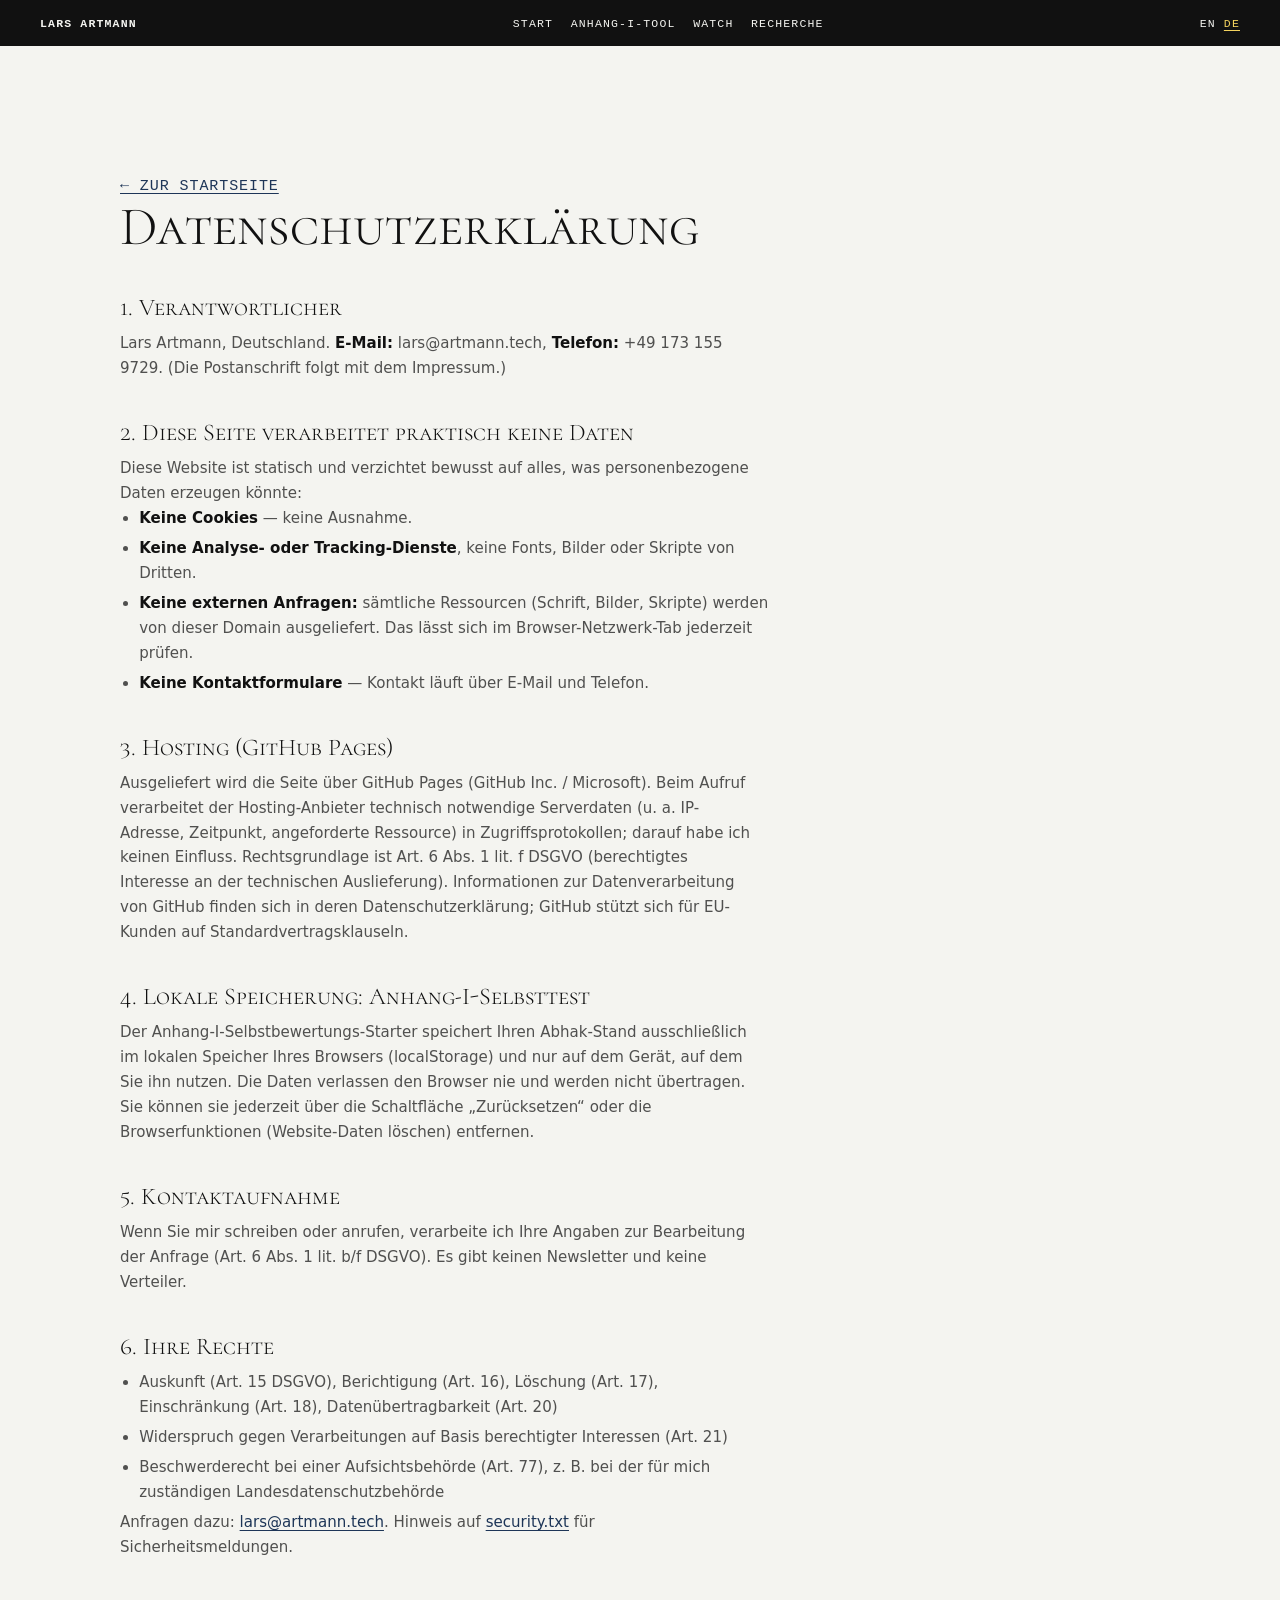
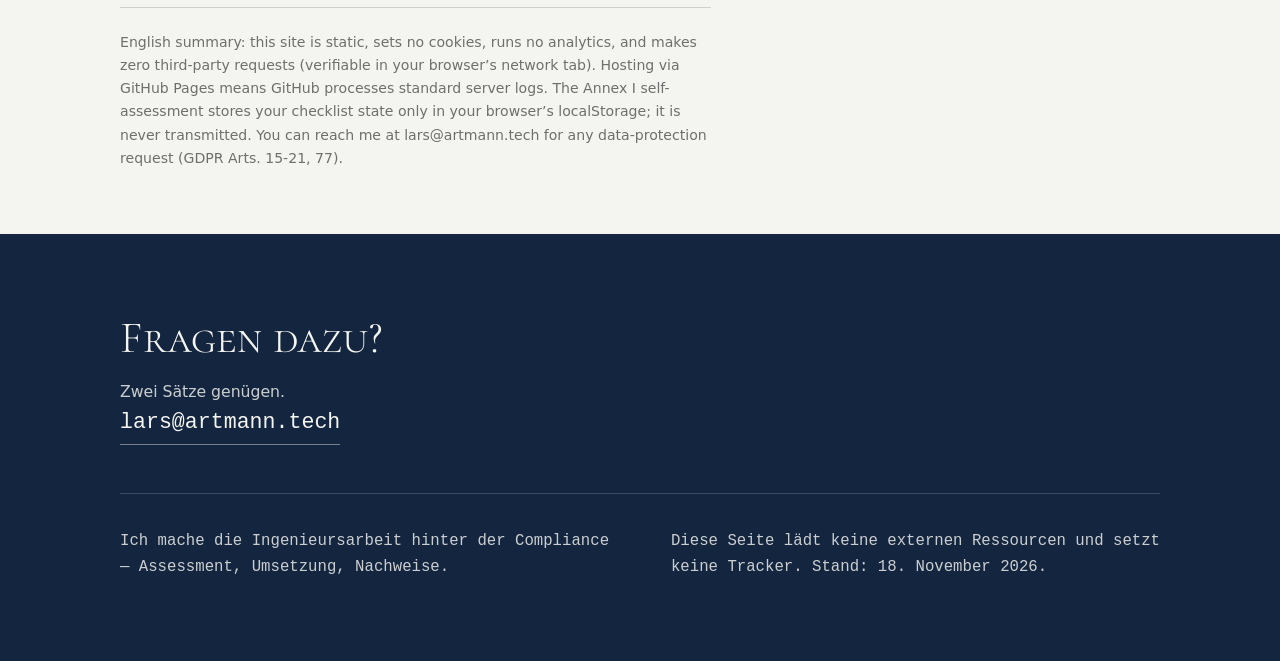
<file: privacy.html>
<!doctype html>
<html lang="de">
  <head>
    <meta charset="UTF-8" />
    <meta name="viewport" content="width=device-width, initial-scale=1.0" />
    <title>Datenschutzerklärung / Privacy — Lars Artmann</title>
    <link rel="canonical" href="https://larsartmann.github.io/cra-expert/privacy.html" />
    <meta
      name="description"
      content="Datenschutzerklärung: keine Cookies, keine Tracker, keine externen Anfragen. Hosting über GitHub Pages. Lokaler Selbsttest-Speicher bleibt im Browser."
    />
    <meta name="author" content="Lars Artmann" />
    <meta property="og:type" content="website" />
    <meta property="og:url" content="https://larsartmann.github.io/cra-expert/privacy.html" />
    <meta property="og:site_name" content="Lars Artmann — CRA Expert" />
    <meta property="og:locale" content="de" />
    <meta property="og:title" content="Datenschutzerklärung — Lars Artmann" />
    <meta name="twitter:card" content="summary" />
    <meta
      property="og:image"
      content="https://larsartmann.github.io/cra-expert/assets/og.png"
    />
    <meta property="og:image:width" content="1200" />
    <meta property="og:image:height" content="630" />
    <meta name="theme-color" content="#f4f4f0" />
    <link rel="icon" href="assets/favicon.svg" type="image/svg+xml" />
    <link rel="icon" href="assets/favicon-32.png" sizes="32x32" type="image/png" />
    <link rel="apple-touch-icon" href="assets/apple-touch-icon.png" />
    <link
      rel="preload"
      href="assets/fonts/cormorant-sc-300.woff2"
      as="font"
      type="font/woff2"
      crossorigin
    />
    <link rel="stylesheet" href="assets/site.css" />
    <style>
      .crumbs {
        font-family: var(--font-mono);
        font-size: 0.74rem;
        letter-spacing: 0.06em;
        text-transform: uppercase;
        margin-top: 1.6rem;
      }
      .legal h2 {
        font-family: var(--font-display);
        font-weight: 300;
        font-size: 1.5rem;
        line-height: 1.15;
        margin: 2.4rem 0 0.6rem;
      }
      .legal p,
      .legal li {
        font-size: 0.94rem;
        color: var(--ink-70);
        max-width: var(--measure);
      }
      .legal ul {
        padding-left: 1.2rem;
      }
      .legal li {
        margin-bottom: 0.35em;
      }
      .legal strong {
        color: var(--ink);
      }
      .legal .en-note {
        margin-top: 3rem;
        border-top: 1px solid var(--hairline);
        padding-top: 1.4rem;
        font-size: 0.88rem;
        color: var(--ink-50);
        max-width: var(--measure);
      }
    </style>
  </head>

  <body>
    <a class="skip-link" href="#main">Zum Inhalt springen</a>

    <header class="topbar">
      <a class="who" href="./">Lars Artmann</a>
      <nav aria-label="Abschnitte">
        <a href="./">Start</a>
        <a href="annex-i.html">Anhang-I-Tool</a>
        <a href="regulatory-watch.html">Watch</a>
        <a href="./#research">Recherche</a>
      </nav>
      <a class="top-mail" href="mailto:lars@artmann.tech">lars@artmann.tech</a>
      <span class="lang-switch">
        <a href="./" lang="en">EN</a>
        <a href="index.de.html" aria-current="page" lang="de">DE</a>
      </span>
    </header>

    <main id="main">
      <section class="hero wrap legal" aria-labelledby="claim">
        <p class="crumbs"><a href="index.de.html">&larr; Zur Startseite</a></p>
        <h1 id="claim" class="claim" style="font-size: clamp(2rem, 4.6vw, 3.4rem)">
          Datenschutzerkl&auml;rung
        </h1>

        <h2>1. Verantwortlicher</h2>
        <p>
          Lars Artmann, Deutschland.
          <strong>E-Mail:</strong> lars@artmann.tech,
          <strong>Telefon:</strong> +49 173 155 9729.
          (Die Postanschrift folgt mit dem Impressum.)
        </p>

        <h2>2. Diese Seite verarbeitet praktisch keine Daten</h2>
        <p>
          Diese Website ist statisch und verzichtet bewusst auf alles, was
          personenbezogene Daten erzeugen k&ouml;nnte:
        </p>
        <ul>
          <li><strong>Keine Cookies</strong> &mdash; keine Ausnahme.</li>
          <li><strong>Keine Analyse- oder Tracking-Dienste</strong>, keine Fonts, Bilder oder Skripte von Dritten.</li>
          <li><strong>Keine externen Anfragen:</strong> s&auml;mtliche Ressourcen (Schrift, Bilder, Skripte) werden von dieser Domain ausgeliefert. Das l&auml;sst sich im Browser-Netzwerk-Tab jederzeit pr&uuml;fen.</li>
          <li><strong>Keine Kontaktformulare</strong> &mdash; Kontakt l&auml;uft &uuml;ber E-Mail und Telefon.</li>
        </ul>

        <h2>3. Hosting (GitHub Pages)</h2>
        <p>
          Ausgeliefert wird die Seite &uuml;ber GitHub Pages (GitHub Inc. /
          Microsoft). Beim Aufruf verarbeitet der Hosting-Anbieter
          technisch notwendige Serverdaten (u.&nbsp;a. IP-Adresse, Zeitpunkt,
          angeforderte Ressource) in Zugriffsprotokollen; darauf habe ich
          keinen Einfluss. Rechtsgrundlage ist Art. 6 Abs. 1 lit. f DSGVO
          (berechtigtes Interesse an der technischen Auslieferung).
          Informationen zur Datenverarbeitung von GitHub finden sich in
          deren Datenschutzerkl&auml;rung; GitHub st&uuml;tzt sich f&uuml;r
          EU-Kunden auf Standardvertragsklauseln.
        </p>

        <h2>4. Lokale Speicherung: Anhang-I-Selbsttest</h2>
        <p>
          Der Anhang-I-Selbstbewertungs-Starter speichert Ihren Abhak-Stand
          ausschlie&szlig;lich im lokalen Speicher Ihres Browsers
          (localStorage) und nur auf dem Ger&auml;t, auf dem Sie ihn
          nutzen. Die Daten verlassen den Browser nie und werden nicht
          &uuml;bertragen. Sie k&ouml;nnen sie jederzeit &uuml;ber die
          Schaltfl&auml;che &bdquo;Zur&uuml;cksetzen&ldquo; oder die
          Browserfunktionen (Website-Daten l&ouml;schen) entfernen.
        </p>

        <h2>5. Kontaktaufnahme</h2>
        <p>
          Wenn Sie mir schreiben oder anrufen, verarbeite ich Ihre
          Angaben zur Bearbeitung der Anfrage (Art. 6 Abs. 1 lit. b/f
          DSGVO). Es gibt keinen Newsletter und keine Verteiler.
        </p>

        <h2>6. Ihre Rechte</h2>
        <ul>
          <li>Auskunft (Art. 15 DSGVO), Berichtigung (Art. 16), L&ouml;schung (Art. 17), Einschr&auml;nkung (Art. 18), Daten&uuml;bertragbarkeit (Art. 20)</li>
          <li>Widerspruch gegen Verarbeitungen auf Basis berechtigter Interessen (Art. 21)</li>
          <li>Beschwerderecht bei einer Aufsichtsbeh&ouml;rde (Art. 77), z.&nbsp;B. bei der f&uuml;r mich zust&auml;ndigen Landesdatenschutzbeh&ouml;rde</li>
        </ul>
        <p>
          Anfragen dazu:
          <a href="mailto:lars@artmann.tech">lars@artmann.tech</a>.
          Hinweis auf
          <a href=".well-known/security.txt">security.txt</a> f&uuml;r
          Sicherheitsmeldungen.
        </p>

        <p class="en-note">
          English summary: this site is static, sets no cookies, runs no
          analytics, and makes zero third-party requests (verifiable in your
          browser&rsquo;s network tab). Hosting via GitHub Pages means GitHub
          processes standard server logs. The Annex&nbsp;I self-assessment
          stores your checklist state only in your browser&rsquo;s
          localStorage; it is never transmitted. You can reach me at
          lars@artmann.tech for any data-protection request (GDPR Arts. 15-21,
          77).
        </p>
      </section>
    </main>

    <footer id="contact" class="contact">
      <div class="wrap">
        <h2>Fragen dazu?</h2>
        <p>Zwei S&auml;tze gen&uuml;gen.</p>
        <a class="big-mail" href="mailto:lars@artmann.tech">lars@artmann.tech</a>
        <div class="colophon">
          <p>
            Ich mache die Ingenieursarbeit hinter der Compliance &mdash;
            Assessment, Umsetzung, Nachweise.
          </p>
          <p>
            Diese Seite l&auml;dt keine externen Ressourcen und setzt keine
            Tracker. Stand: 18. November 2026.
          </p>
        </div>
      </div>
    </footer>
  </body>
</html>
</file>
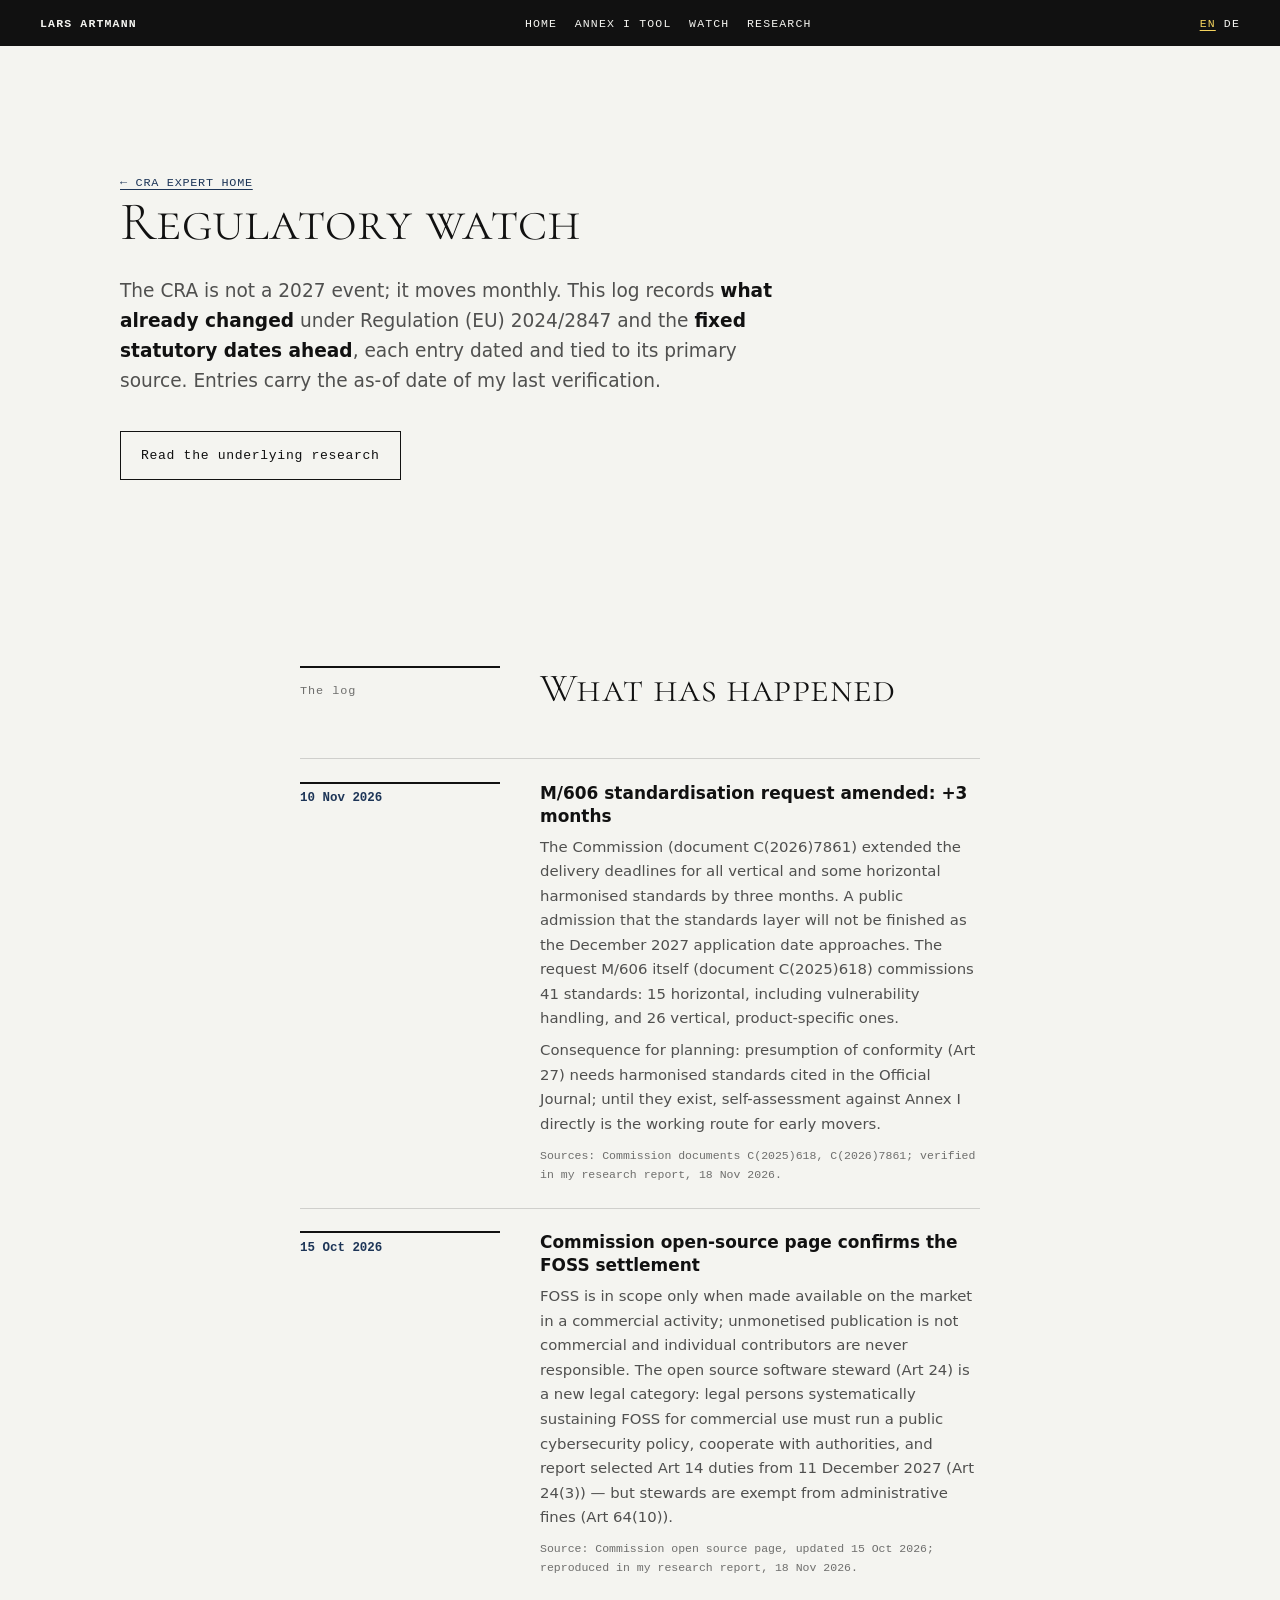
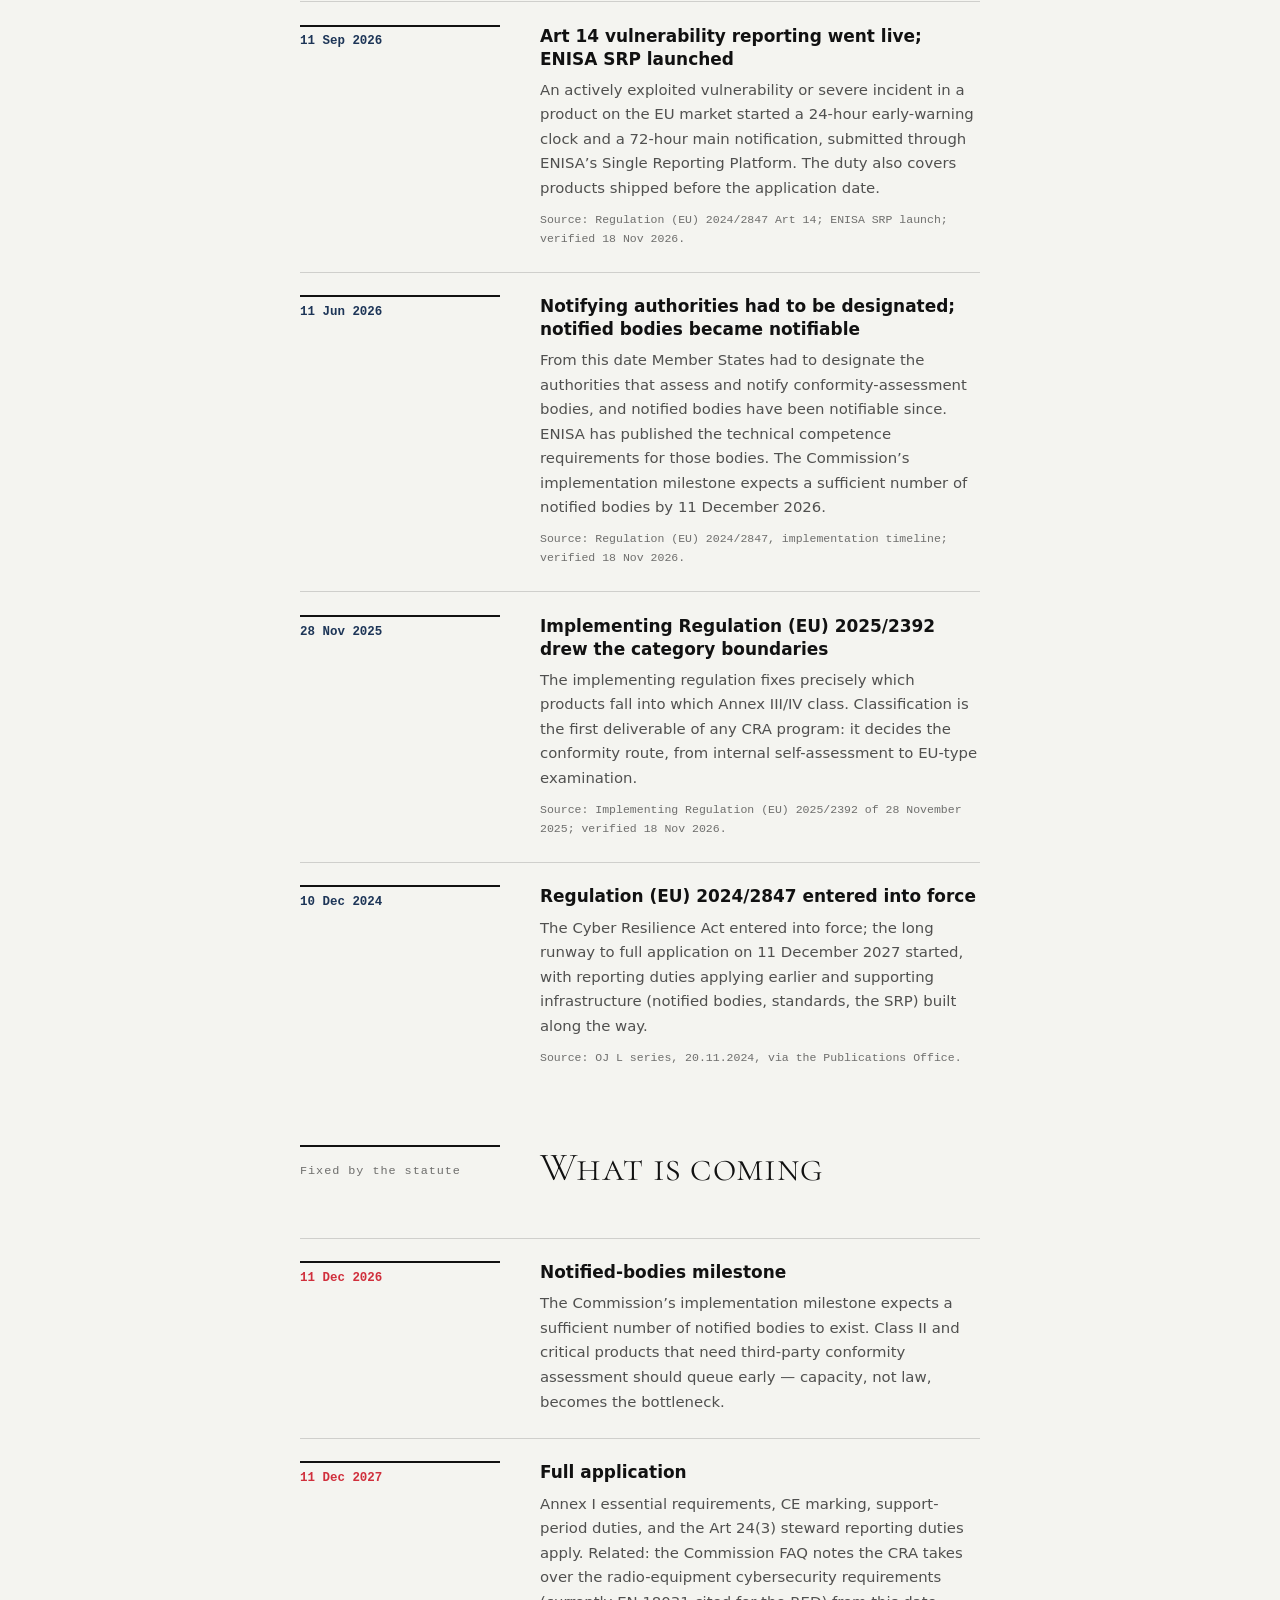
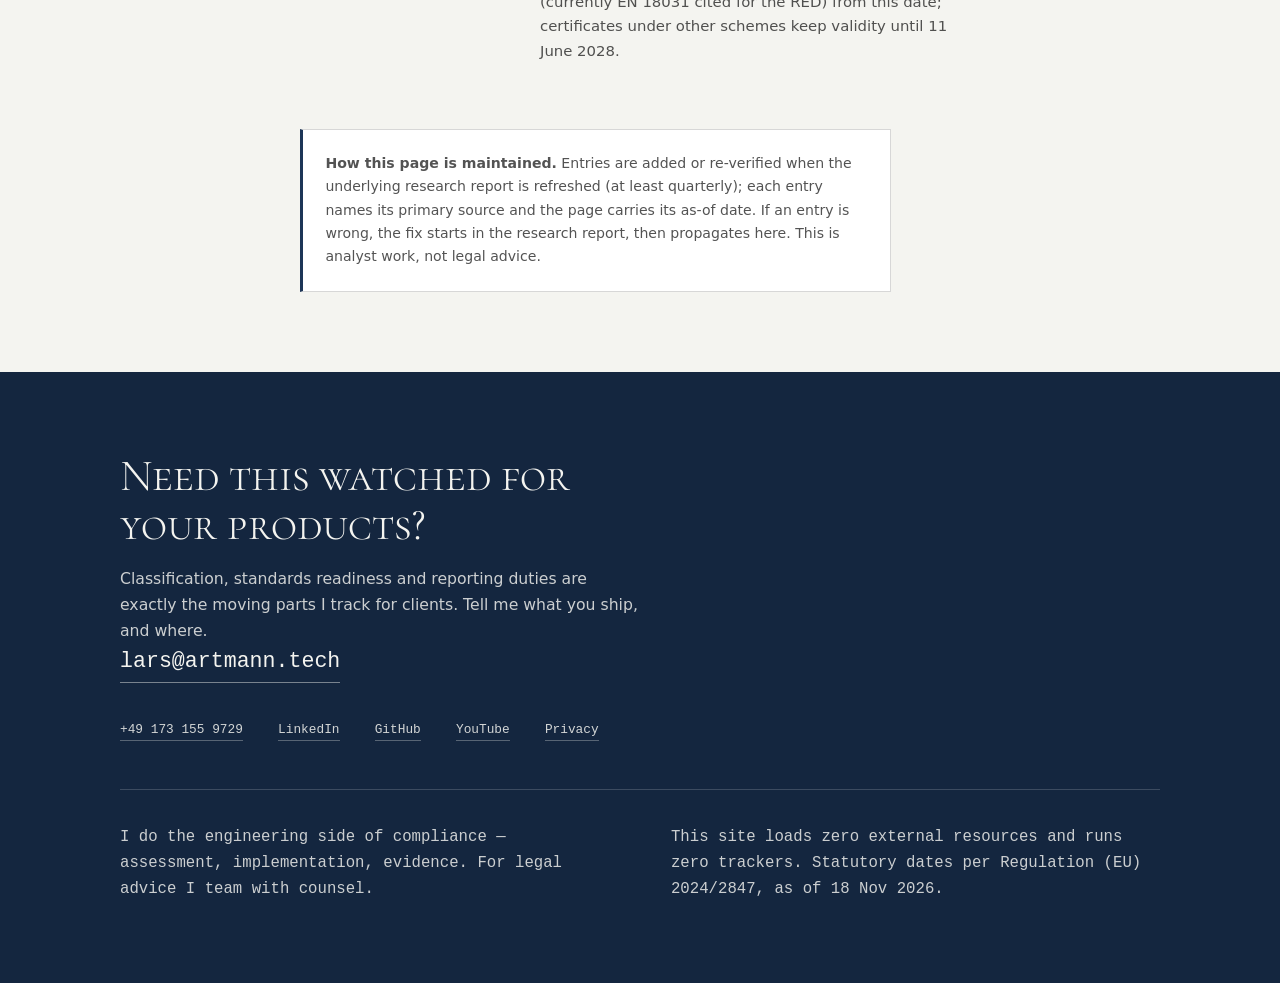
<file: regulatory-watch.html>
<!doctype html>
<html lang="en">
  <head>
    <meta charset="UTF-8" />
    <meta name="viewport" content="width=device-width, initial-scale=1.0" />
    <title>Regulatory watch — Lars Artmann, CRA Expert</title>
    <link rel="canonical" href="https://larsartmann.github.io/cra-expert/regulatory-watch.html" />
    <meta
      name="description"
      content="CRA regulatory watch: what already changed (M/606 extension, Art 14 live, notified bodies) and the statutory dates ahead. Sourced and dated."
    />
    <meta name="author" content="Lars Artmann" />
    <meta property="og:type" content="website" />
    <meta property="og:url" content="https://larsartmann.github.io/cra-expert/regulatory-watch.html" />
    <meta property="og:site_name" content="Lars Artmann — CRA Expert" />
    <meta property="og:locale" content="en" />
    <meta property="og:title" content="Regulatory watch — Lars Artmann, CRA Expert" />
    <meta
      property="og:description"
      content="What already changed under the Cyber Resilience Act, and the statutory dates ahead. Every entry dated and sourced."
    />
    <meta name="twitter:card" content="summary" />
    <meta
      property="og:image"
      content="https://larsartmann.github.io/cra-expert/assets/og.png"
    />
    <meta property="og:image:width" content="1200" />
    <meta property="og:image:height" content="630" />
    <meta name="theme-color" content="#f4f4f0" />
    <link rel="icon" href="assets/favicon.svg" type="image/svg+xml" />
    <link rel="icon" href="assets/favicon-32.png" sizes="32x32" type="image/png" />
    <link rel="apple-touch-icon" href="assets/apple-touch-icon.png" />
    <link
      rel="preload"
      href="assets/fonts/cormorant-sc-300.woff2"
      as="font"
      type="font/woff2"
      crossorigin
    />
    <link rel="stylesheet" href="assets/site.css" />
    <style>
      .crumbs {
        font-family: var(--font-mono);
        font-size: 0.74rem;
        letter-spacing: 0.06em;
        text-transform: uppercase;
        margin-top: 1.6rem;
      }
      .watch-log {
        margin-top: 2.6rem;
        max-width: 760px;
      }
      .entry {
        border-top: 1px solid var(--hairline);
        padding: 1.4rem 0 1.5rem;
        display: grid;
        grid-template-columns: 200px 1fr;
        gap: 0.3rem 2.5rem;
      }
      @media (max-width: 800px) {
        .entry {
          grid-template-columns: 1fr;
          gap: 0.2rem;
        }
      }
      .entry .date {
        font-family: var(--font-mono);
        font-size: 0.78rem;
        font-weight: 700;
        color: var(--blue);
        padding-top: 0.3rem;
        border-top: 2px solid var(--ink);
      }
      .entry.upcoming .date {
        color: var(--red);
      }
      .entry h3 {
        font-size: 1.06rem;
        line-height: 1.35;
        margin-bottom: 0.45rem;
      }
      .entry p {
        font-size: 0.93rem;
        color: var(--ink-70);
        max-width: var(--measure);
      }
      .entry p + p {
        margin-top: 0.5em;
      }
      .entry .src {
        margin-top: 0.6rem;
        font-family: var(--font-mono);
        font-size: 0.72rem;
        color: var(--ink-50);
      }
      .watch-note {
        margin-top: 2.6rem;
        max-width: var(--measure);
        background: var(--paper-raised);
        border: 1px solid var(--hairline);
        border-left: 3px solid var(--blue);
        padding: clamp(1rem, 2.5vw, 1.4rem);
        font-size: 0.88rem;
        color: var(--ink-70);
      }
      @media print {
        .topbar,
        .lang-switch {
          display: none;
        }
        body {
          font-size: 10.5pt;
          background: #fff;
        }
        .entry {
          break-inside: avoid;
        }
      }
    </style>
  </head>

  <body>
    <a class="skip-link" href="#main">Skip to content</a>

    <header class="topbar">
      <a class="who" href="./">Lars Artmann</a>
      <nav aria-label="Sections">
        <a href="./">Home</a>
        <a href="annex-i.html">Annex I tool</a>
        <a href="regulatory-watch.html" aria-current="page">Watch</a>
        <a href="./#research">Research</a>
      </nav>
      <a class="top-mail" href="mailto:lars@artmann.tech">lars@artmann.tech</a>
      <span class="lang-switch">
        <a href="./" aria-current="page" lang="en">EN</a>
        <a href="index.de.html" lang="de">DE</a>
      </span>
    </header>

    <main id="main">
      <section class="hero wrap" aria-labelledby="claim">
        <p class="crumbs"><a href="./">&larr; CRA expert home</a></p>
        <h1 id="claim" class="claim" style="font-size: clamp(2rem, 4.6vw, 3.4rem)">
          Regulatory&nbsp;watch
        </h1>
        <p class="sub">
          The CRA is not a 2027 event; it moves monthly. This log records
          <strong>what already changed</strong> under Regulation (EU)
          2024/2847 and the <strong>fixed statutory dates ahead</strong>,
          each entry dated and tied to its primary source. Entries carry the
          as-of date of my last verification.
        </p>
        <div class="cta-row">
          <a class="btn btn-ghost" href="reports/2026-11-18_sox-cra-compliance.html">Read the underlying research</a>
        </div>
      </section>

      <section id="log" class="wrap watch-log" aria-labelledby="log-h" data-as-of="2026-11-18">
        <div class="sec-head">
          <p class="kicker">The log</p>
          <h2 id="log-h">What has happened</h2>
        </div>

        <article class="entry">
          <p class="date">10 Nov 2026</p>
          <div>
            <h3>M/606 standardisation request amended: +3 months</h3>
            <p>
              The Commission (document C(2026)7861) extended the delivery
              deadlines for all vertical and some horizontal harmonised
              standards by three months. A public admission that the standards
              layer will not be finished as the December 2027 application
              date approaches. The request M/606 itself (document C(2025)618)
              commissions 41 standards: 15 horizontal, including vulnerability
              handling, and 26 vertical, product-specific ones.
            </p>
            <p>
              Consequence for planning: presumption of conformity (Art 27)
              needs harmonised standards cited in the Official Journal; until
              they exist, self-assessment against Annex I directly is the
              working route for early movers.
            </p>
            <p class="src">Sources: Commission documents C(2025)618, C(2026)7861; verified in my research report, 18 Nov 2026.</p>
          </div>
        </article>

        <article class="entry">
          <p class="date">15 Oct 2026</p>
          <div>
            <h3>Commission open-source page confirms the FOSS settlement</h3>
            <p>
              FOSS is in scope only when made available on the market in a
              commercial activity; unmonetised publication is not commercial
              and individual contributors are never responsible. The open
              source software steward (Art 24) is a new legal category: legal
              persons systematically sustaining FOSS for commercial use must
              run a public cybersecurity policy, cooperate with authorities,
              and report selected Art 14 duties from 11 December 2027
              (Art 24(3)) &mdash; but stewards are exempt from administrative
              fines (Art 64(10)).
            </p>
            <p class="src">Source: Commission open source page, updated 15 Oct 2026; reproduced in my research report, 18 Nov 2026.</p>
          </div>
        </article>

        <article class="entry">
          <p class="date">11 Sep 2026</p>
          <div>
            <h3>Art 14 vulnerability reporting went live; ENISA SRP launched</h3>
            <p>
              An actively exploited vulnerability or severe incident in a
              product on the EU market started a 24-hour early-warning clock
              and a 72-hour main notification, submitted through ENISA&rsquo;s
              Single Reporting Platform. The duty also covers products shipped
              before the application date.
            </p>
            <p class="src">Source: Regulation (EU) 2024/2847 Art 14; ENISA SRP launch; verified 18 Nov 2026.</p>
          </div>
        </article>

        <article class="entry">
          <p class="date">11 Jun 2026</p>
          <div>
            <h3>Notifying authorities had to be designated; notified bodies became notifiable</h3>
            <p>
              From this date Member States had to designate the authorities
              that assess and notify conformity-assessment bodies, and notified
              bodies have been notifiable since. ENISA has published the
              technical competence requirements for those bodies. The
              Commission&rsquo;s implementation milestone expects a sufficient
              number of notified bodies by 11 December 2026.
            </p>
            <p class="src">Source: Regulation (EU) 2024/2847, implementation timeline; verified 18 Nov 2026.</p>
          </div>
        </article>

        <article class="entry">
          <p class="date">28 Nov 2025</p>
          <div>
            <h3>Implementing Regulation (EU) 2025/2392 drew the category boundaries</h3>
            <p>
              The implementing regulation fixes precisely which products fall
              into which Annex III/IV class. Classification is the first
              deliverable of any CRA program: it decides the conformity
              route, from internal self-assessment to EU-type examination.
            </p>
            <p class="src">Source: Implementing Regulation (EU) 2025/2392 of 28 November 2025; verified 18 Nov 2026.</p>
          </div>
        </article>

        <article class="entry">
          <p class="date">10 Dec 2024</p>
          <div>
            <h3>Regulation (EU) 2024/2847 entered into force</h3>
            <p>
              The Cyber Resilience Act entered into force; the long runway to
              full application on 11 December 2027 started, with reporting
              duties applying earlier and supporting infrastructure (notified
              bodies, standards, the SRP) built along the way.
            </p>
            <p class="src">Source: OJ L series, 20.11.2024, via the Publications Office.</p>
          </div>
        </article>

        <div class="sec-head" style="margin-top: 3.4rem">
          <p class="kicker">Fixed by the statute</p>
          <h2>What is coming</h2>
        </div>

        <article class="entry upcoming">
          <p class="date">11 Dec 2026</p>
          <div>
            <h3>Notified-bodies milestone</h3>
            <p>
              The Commission&rsquo;s implementation milestone expects a
              sufficient number of notified bodies to exist. Class II and
              critical products that need third-party conformity assessment
              should queue early &mdash; capacity, not law, becomes the
              bottleneck.
            </p>
          </div>
        </article>

        <article class="entry upcoming">
          <p class="date">11 Dec 2027</p>
          <div>
            <h3>Full application</h3>
            <p>
              Annex I essential requirements, CE marking, support-period
              duties, and the Art 24(3) steward reporting duties apply.
              Related: the Commission FAQ notes the CRA takes over the
              radio-equipment cybersecurity requirements (currently EN 18031
              cited for the RED) from this date; certificates under other
              schemes keep validity until 11 June 2028.
            </p>
          </div>
        </article>

        <div class="watch-note">
          <strong>How this page is maintained.</strong> Entries are added or
          re-verified when the underlying research report is refreshed (at
          least quarterly); each entry names its primary source and the page
          carries its as-of date. If an entry is wrong, the fix starts in the
          research report, then propagates here. This is analyst work, not
          legal advice.
        </div>
      </section>
    </main>

    <footer id="contact" class="contact">
      <div class="wrap">
        <h2>Need this watched for your products?</h2>
        <p>
          Classification, standards readiness and reporting duties are
          exactly the moving parts I track for clients. Tell me what you
          ship, and where.
        </p>
        <a class="big-mail" href="mailto:lars@artmann.tech">lars@artmann.tech</a>
        <div class="contact-channels">
          <a href="tel:+491731559729">+49 173 155 9729</a>
          <a href="https://www.linkedin.com/in/larsartmann" rel="me">LinkedIn</a>
          <a href="https://github.com/larsartmann" rel="me">GitHub</a>
          <a href="https://youtube.com/@larsartmann" rel="me">YouTube</a>
          <a href="privacy.html">Privacy</a>
        </div>
        <div class="colophon">
          <p>
            I do the engineering side of compliance &mdash; assessment,
            implementation, evidence. For legal advice I team with counsel.
          </p>
          <p>
            This site loads zero external resources and runs zero trackers.
            Statutory dates per Regulation (EU) 2024/2847, as of 18 Nov 2026.
          </p>
        </div>
      </div>
    </footer>
  </body>
</html>
</file>
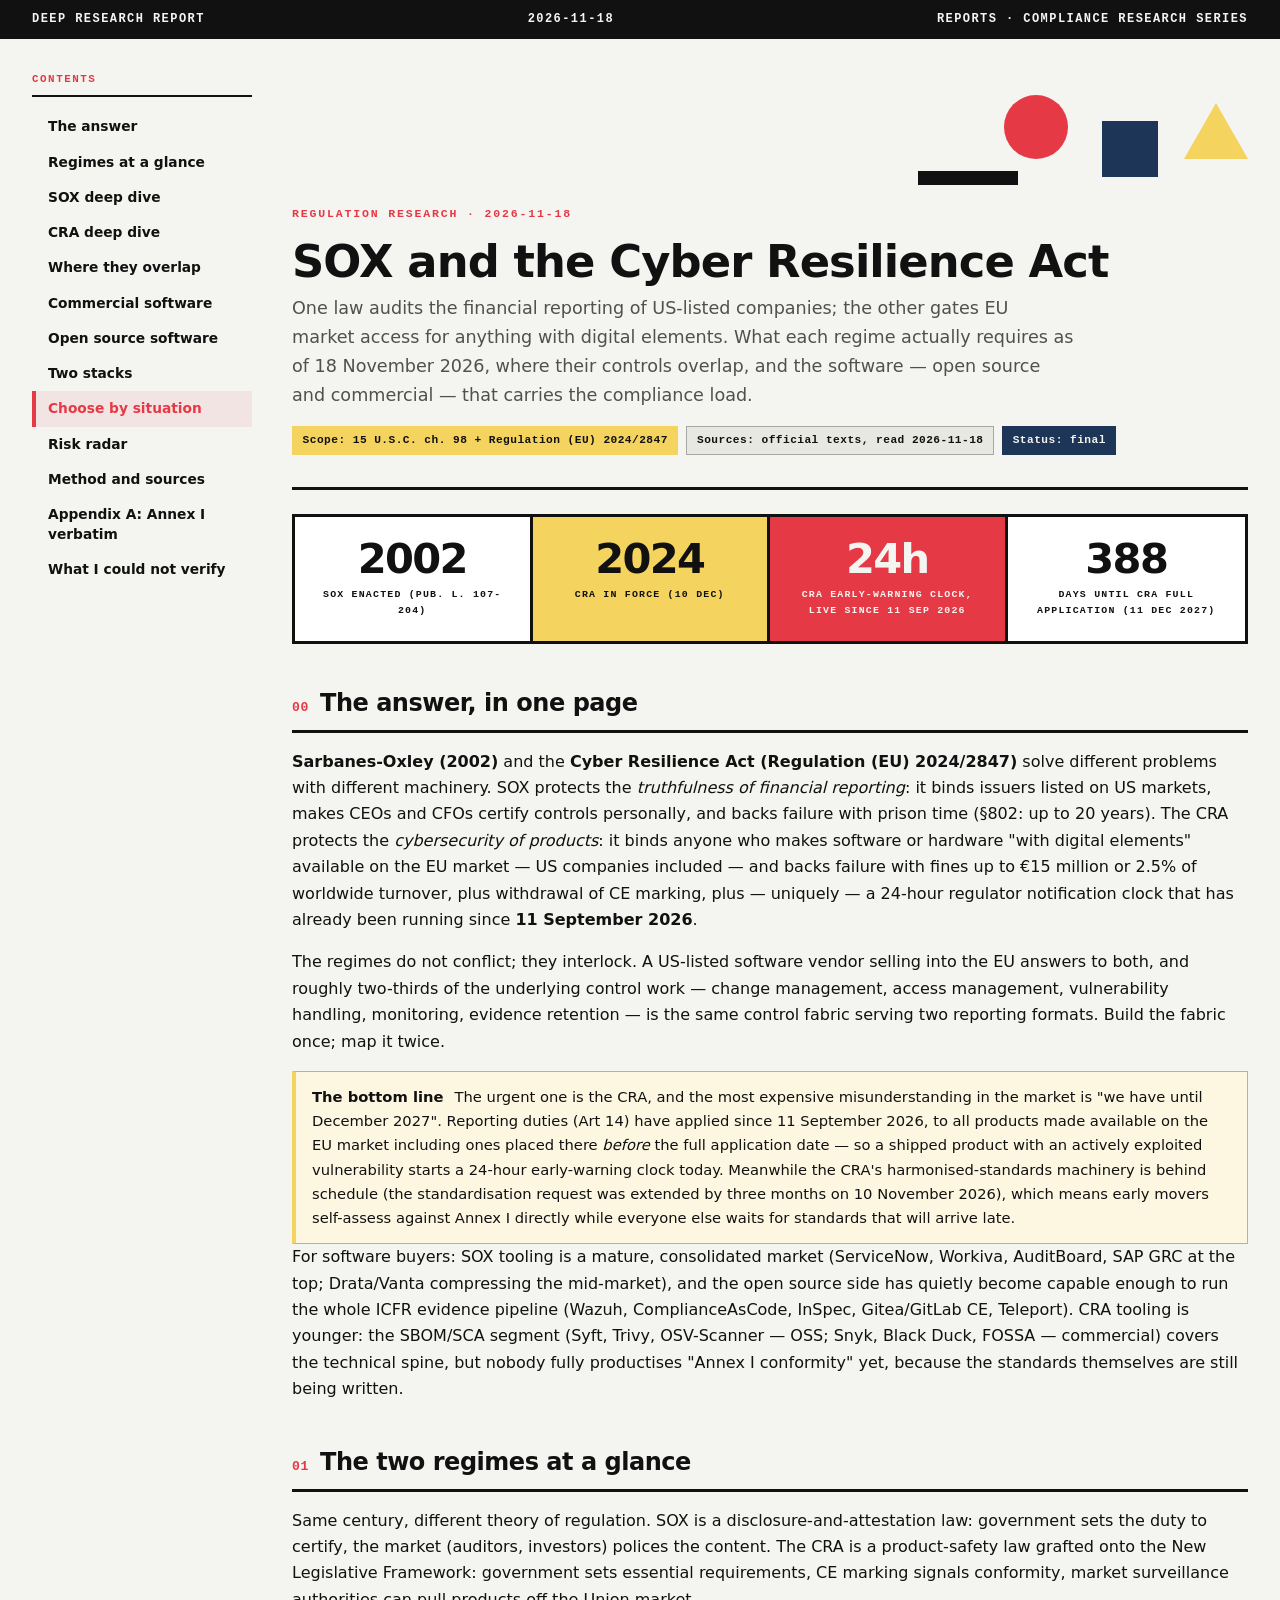
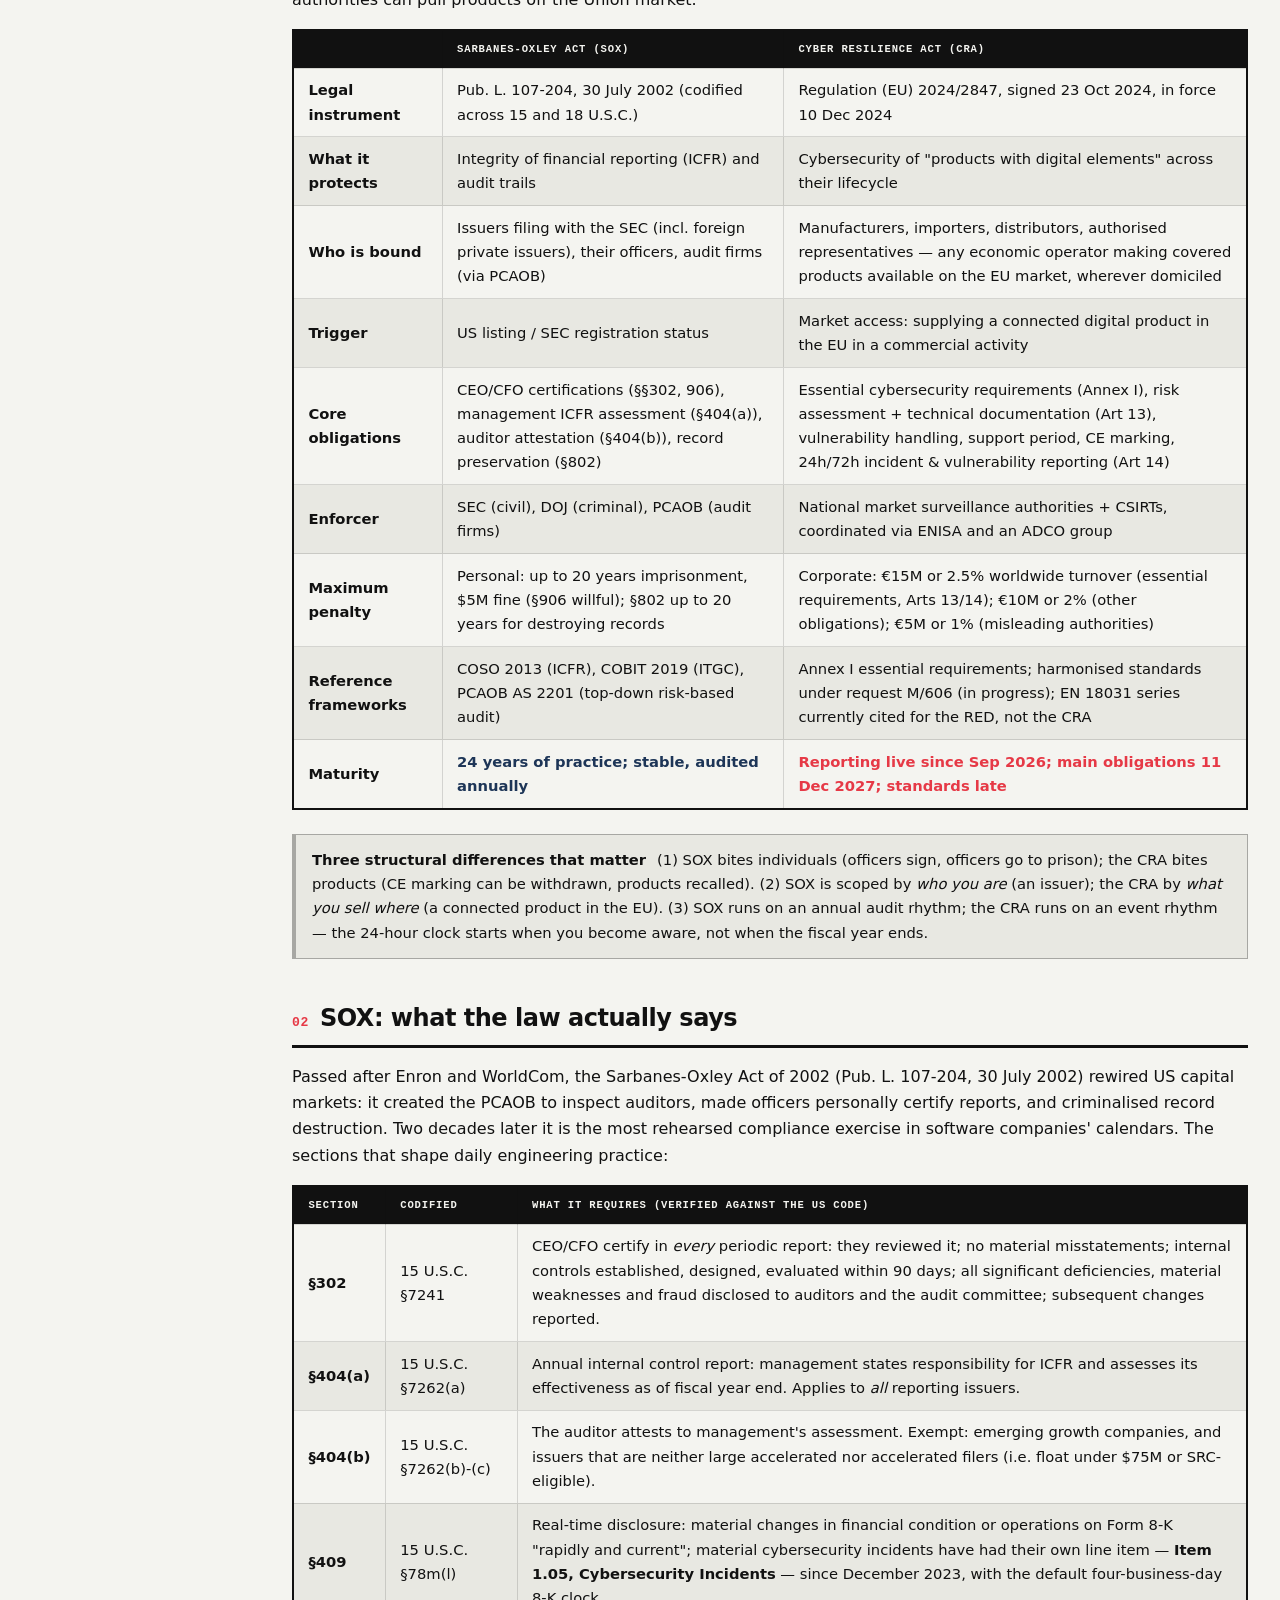
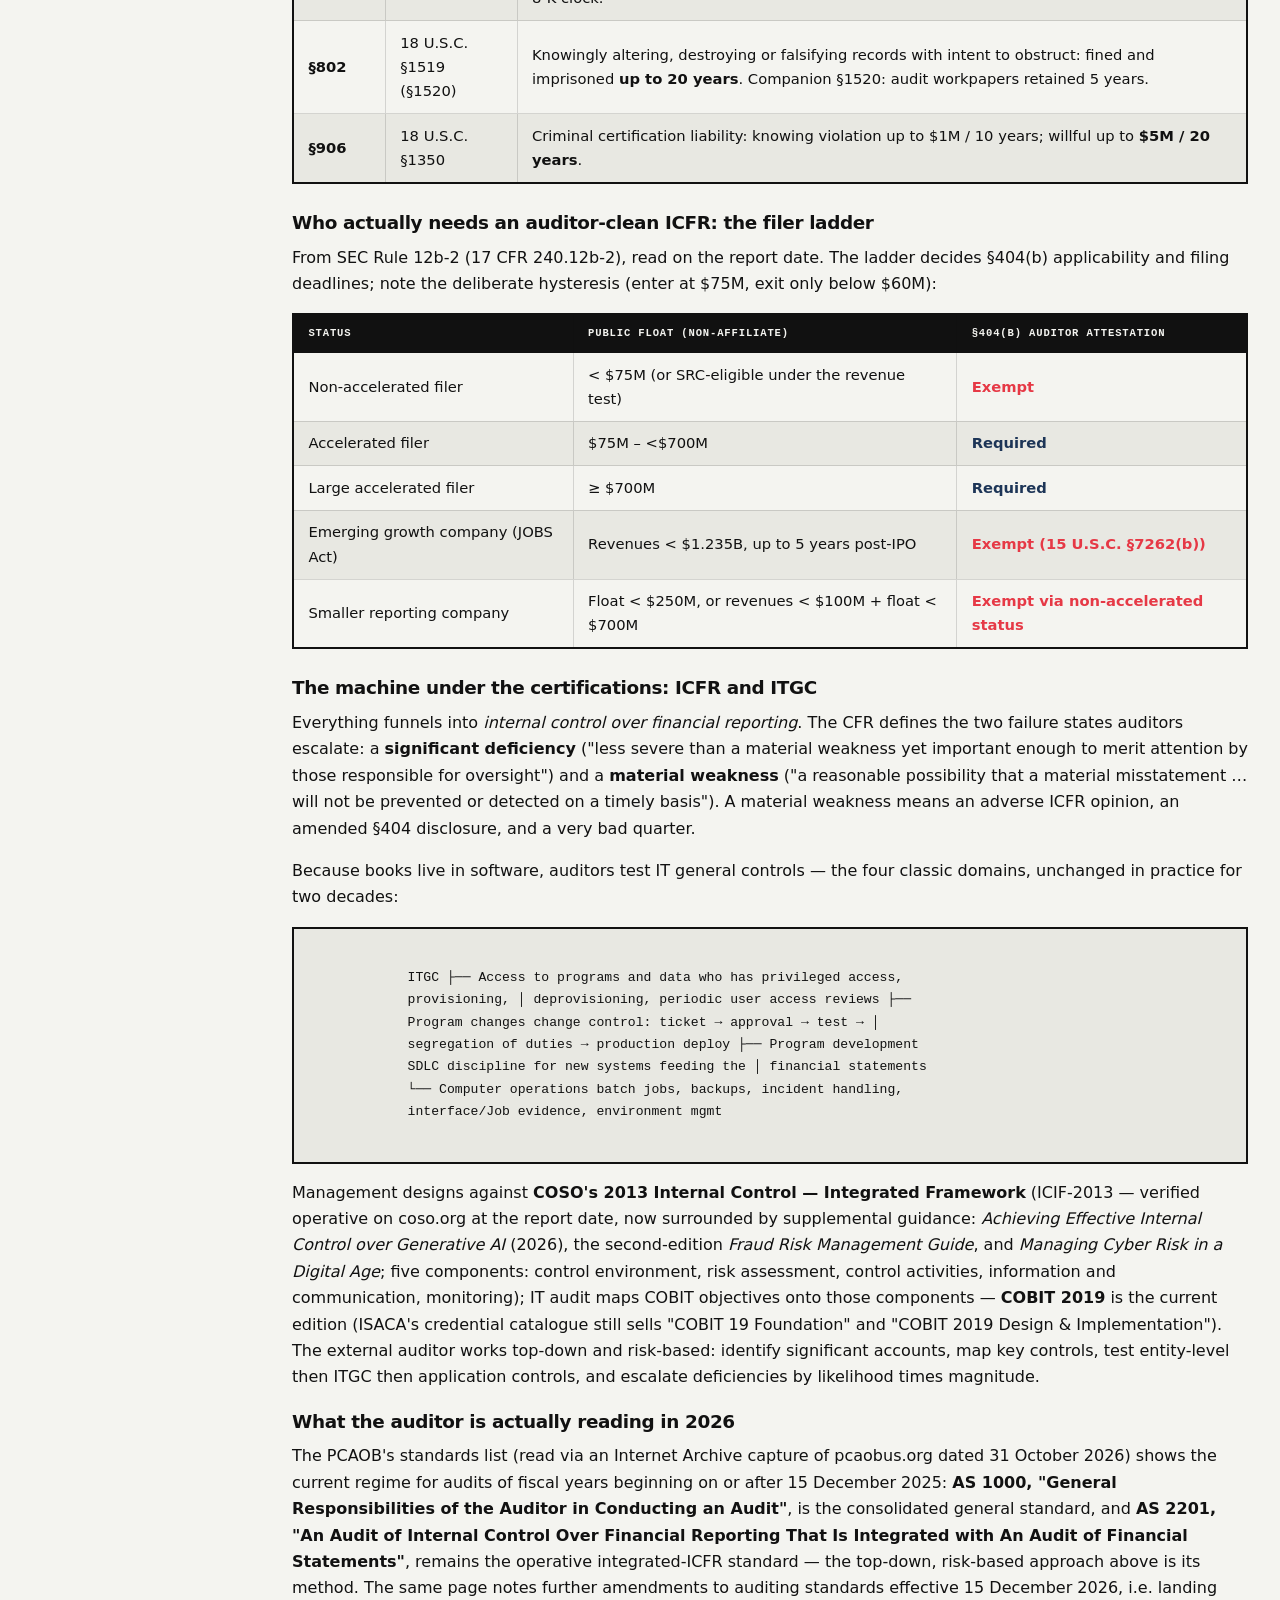
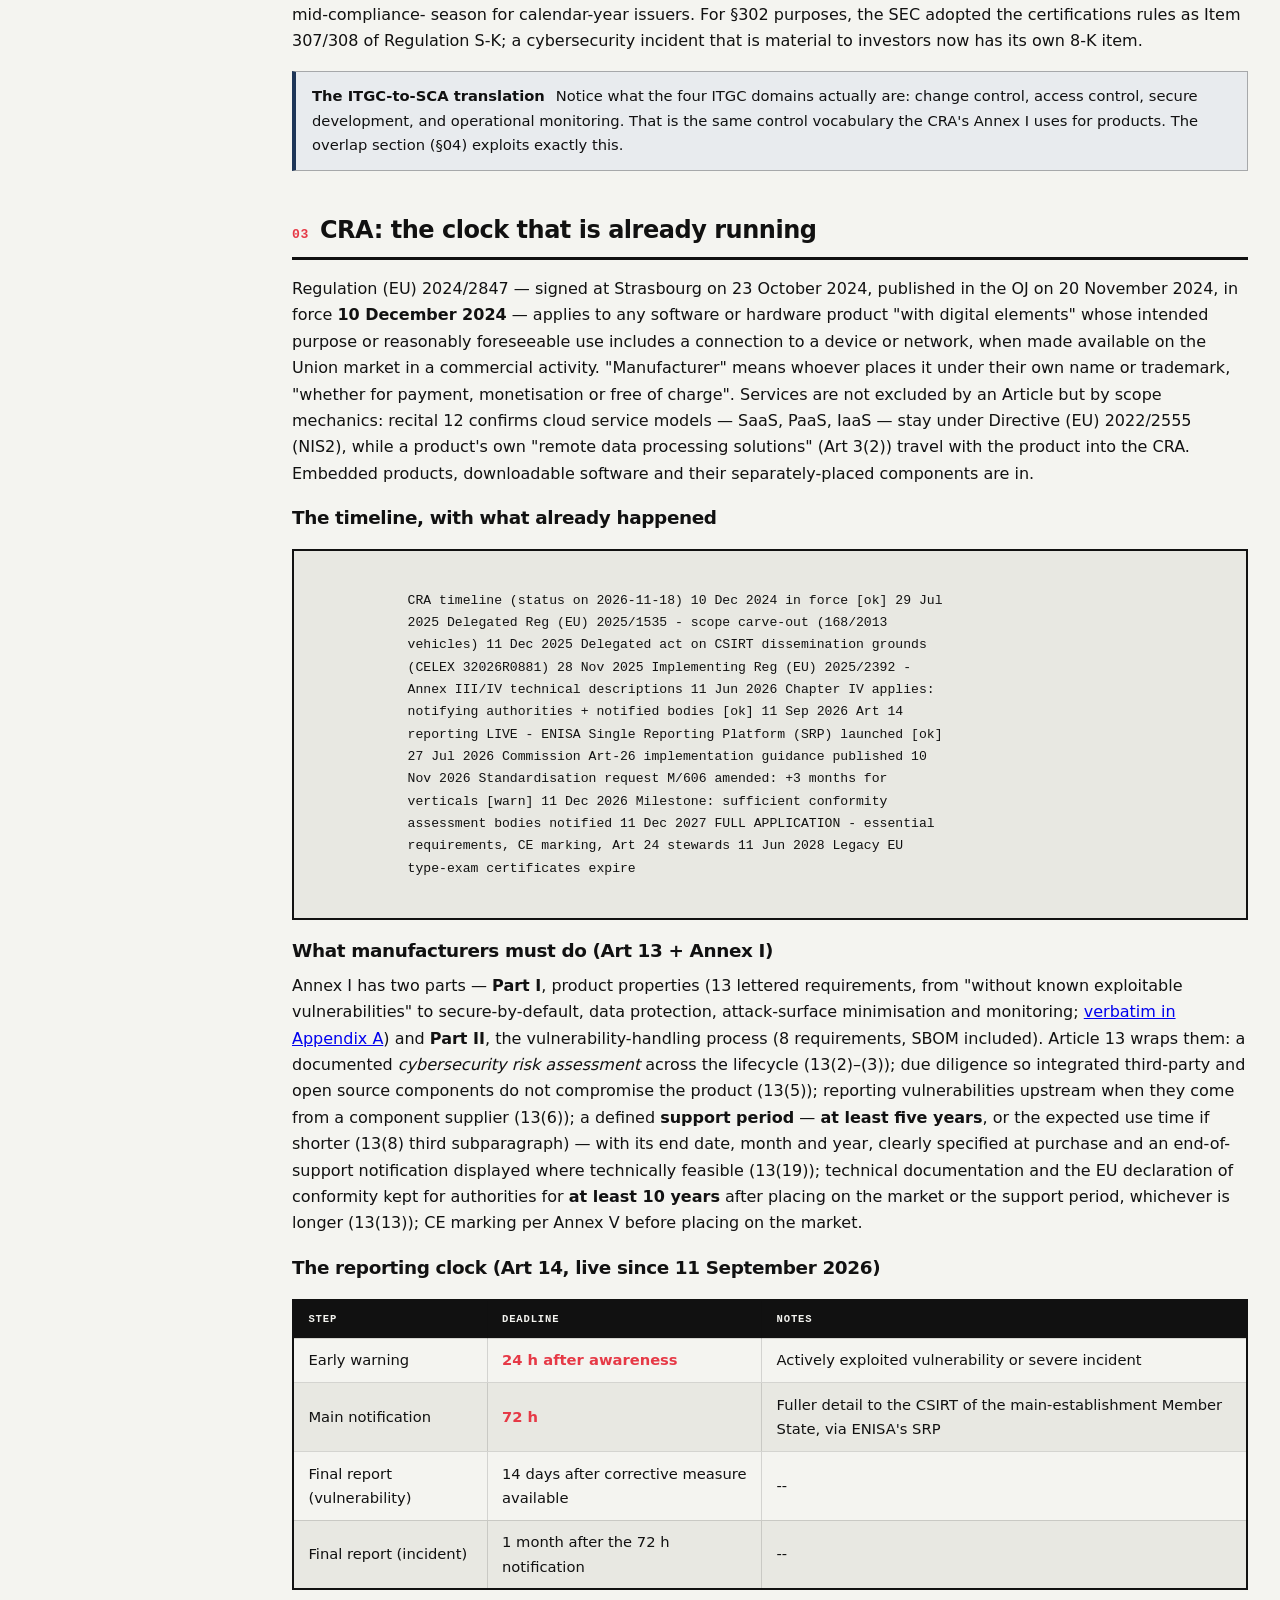
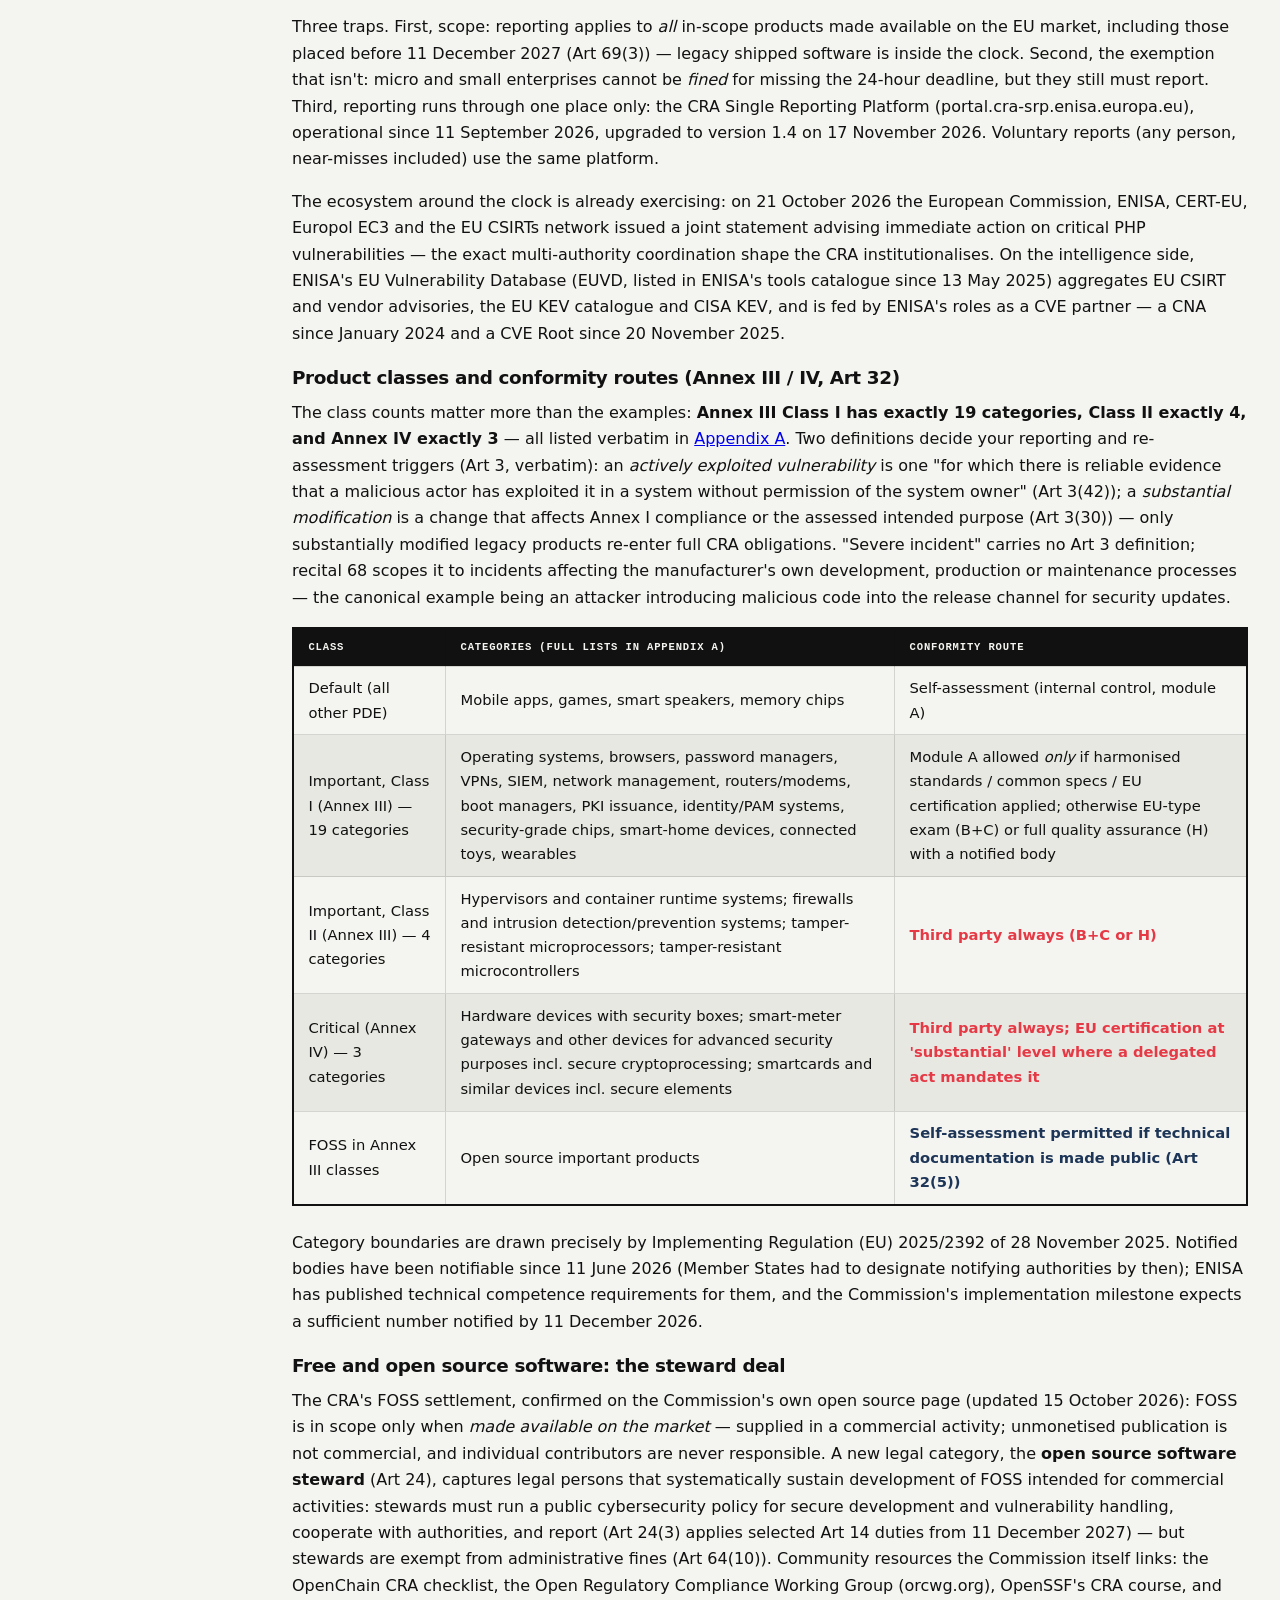
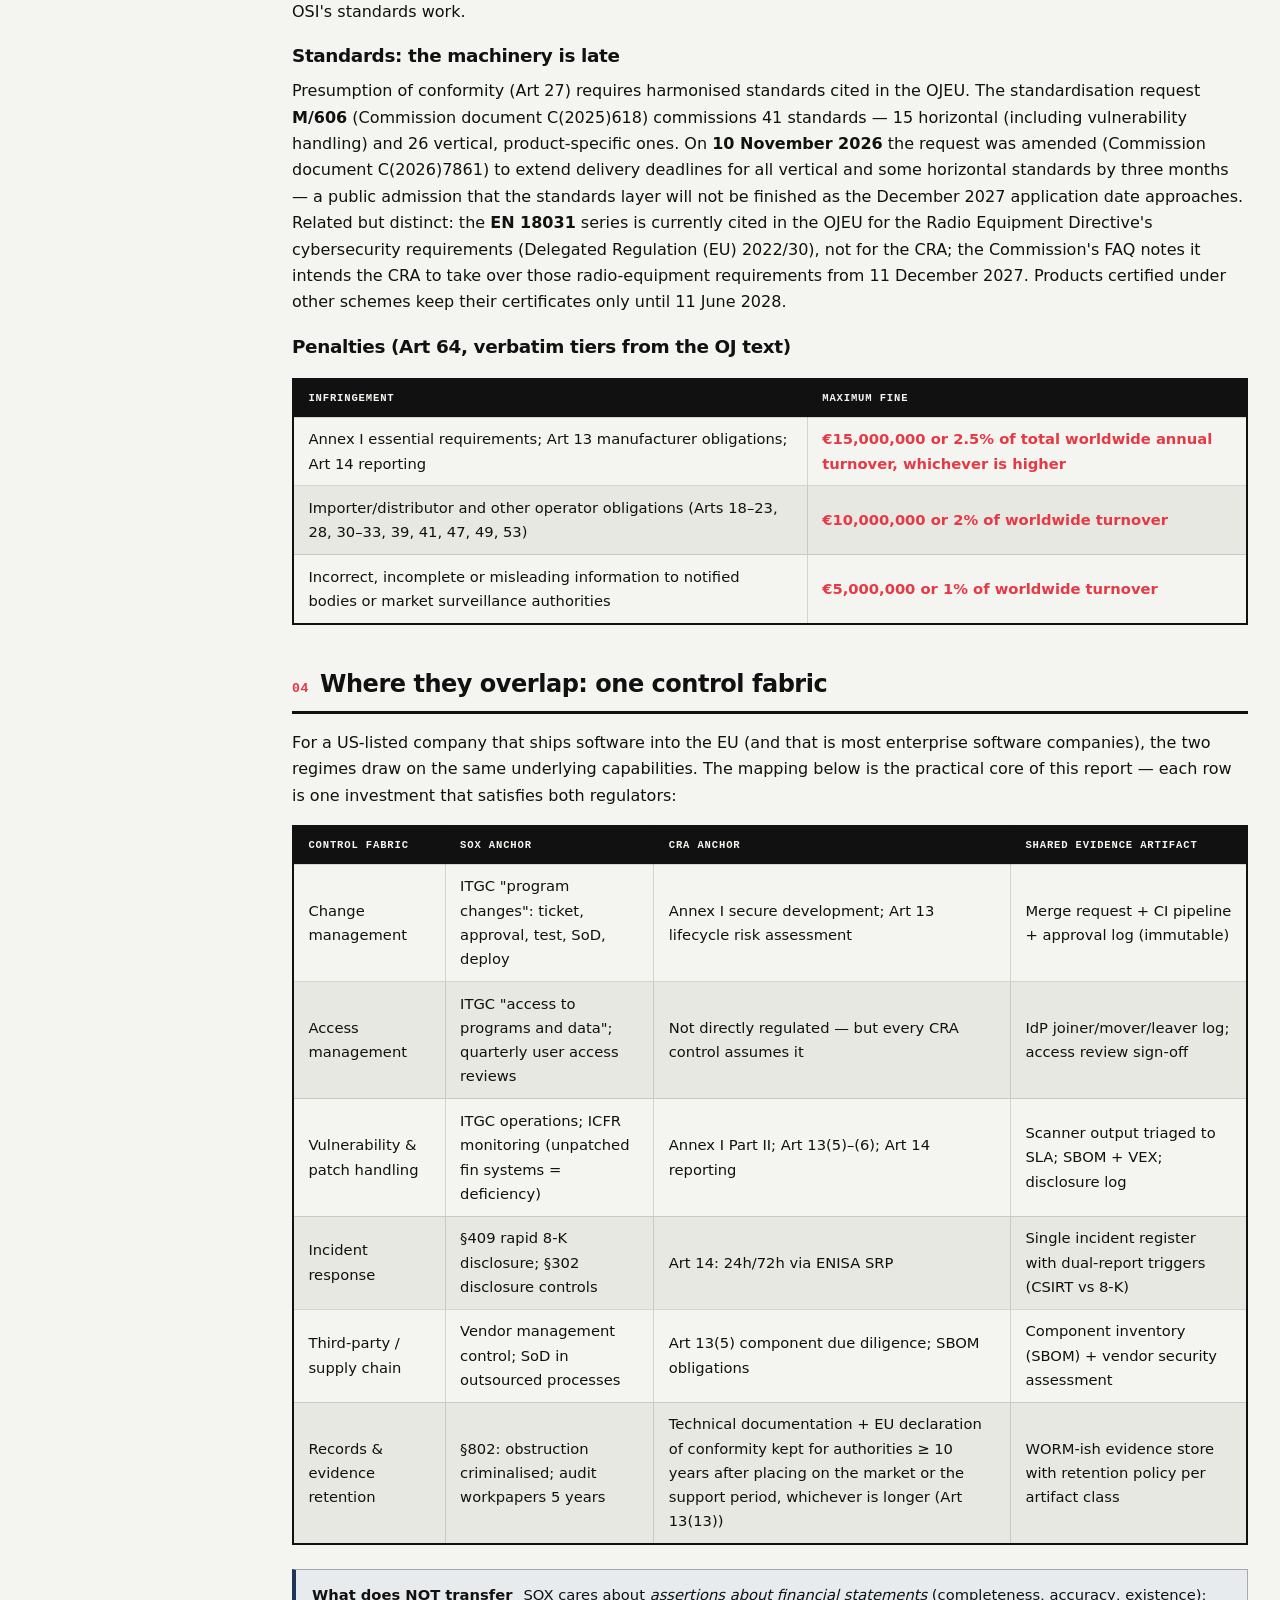
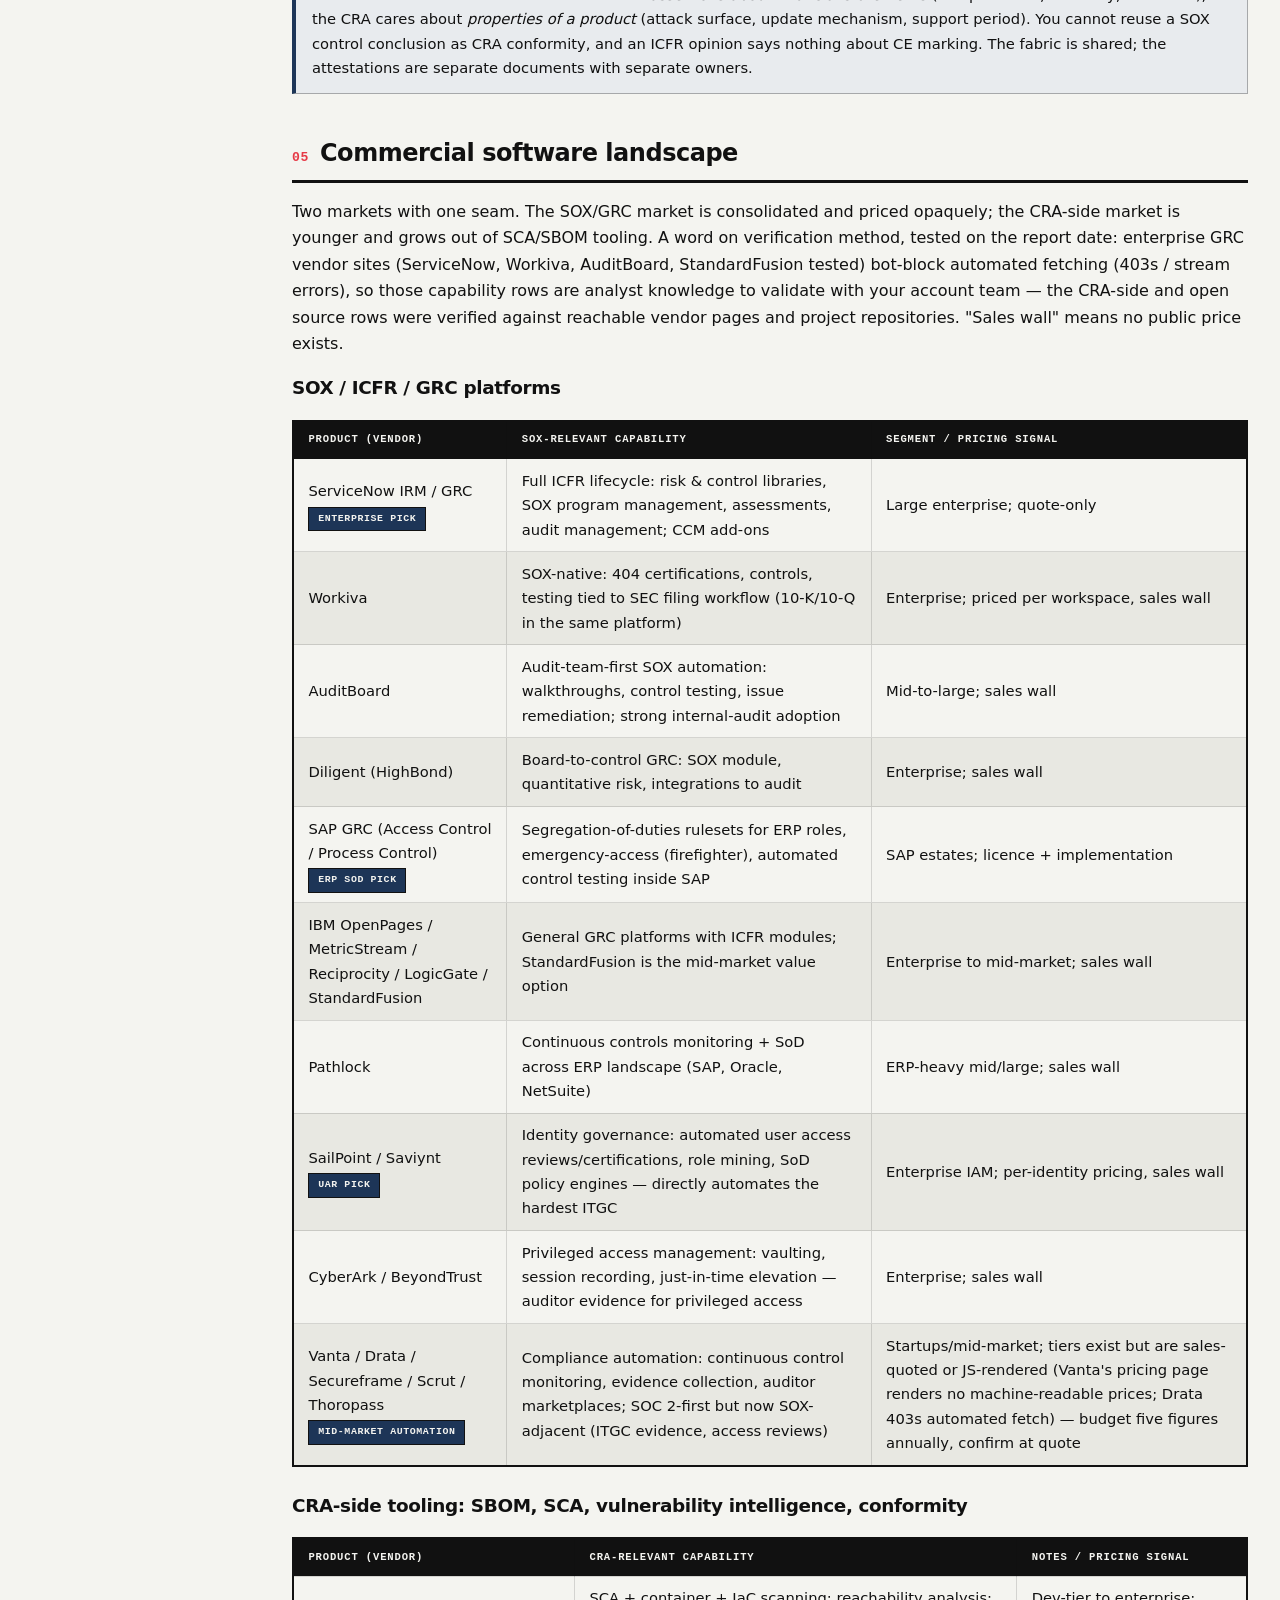
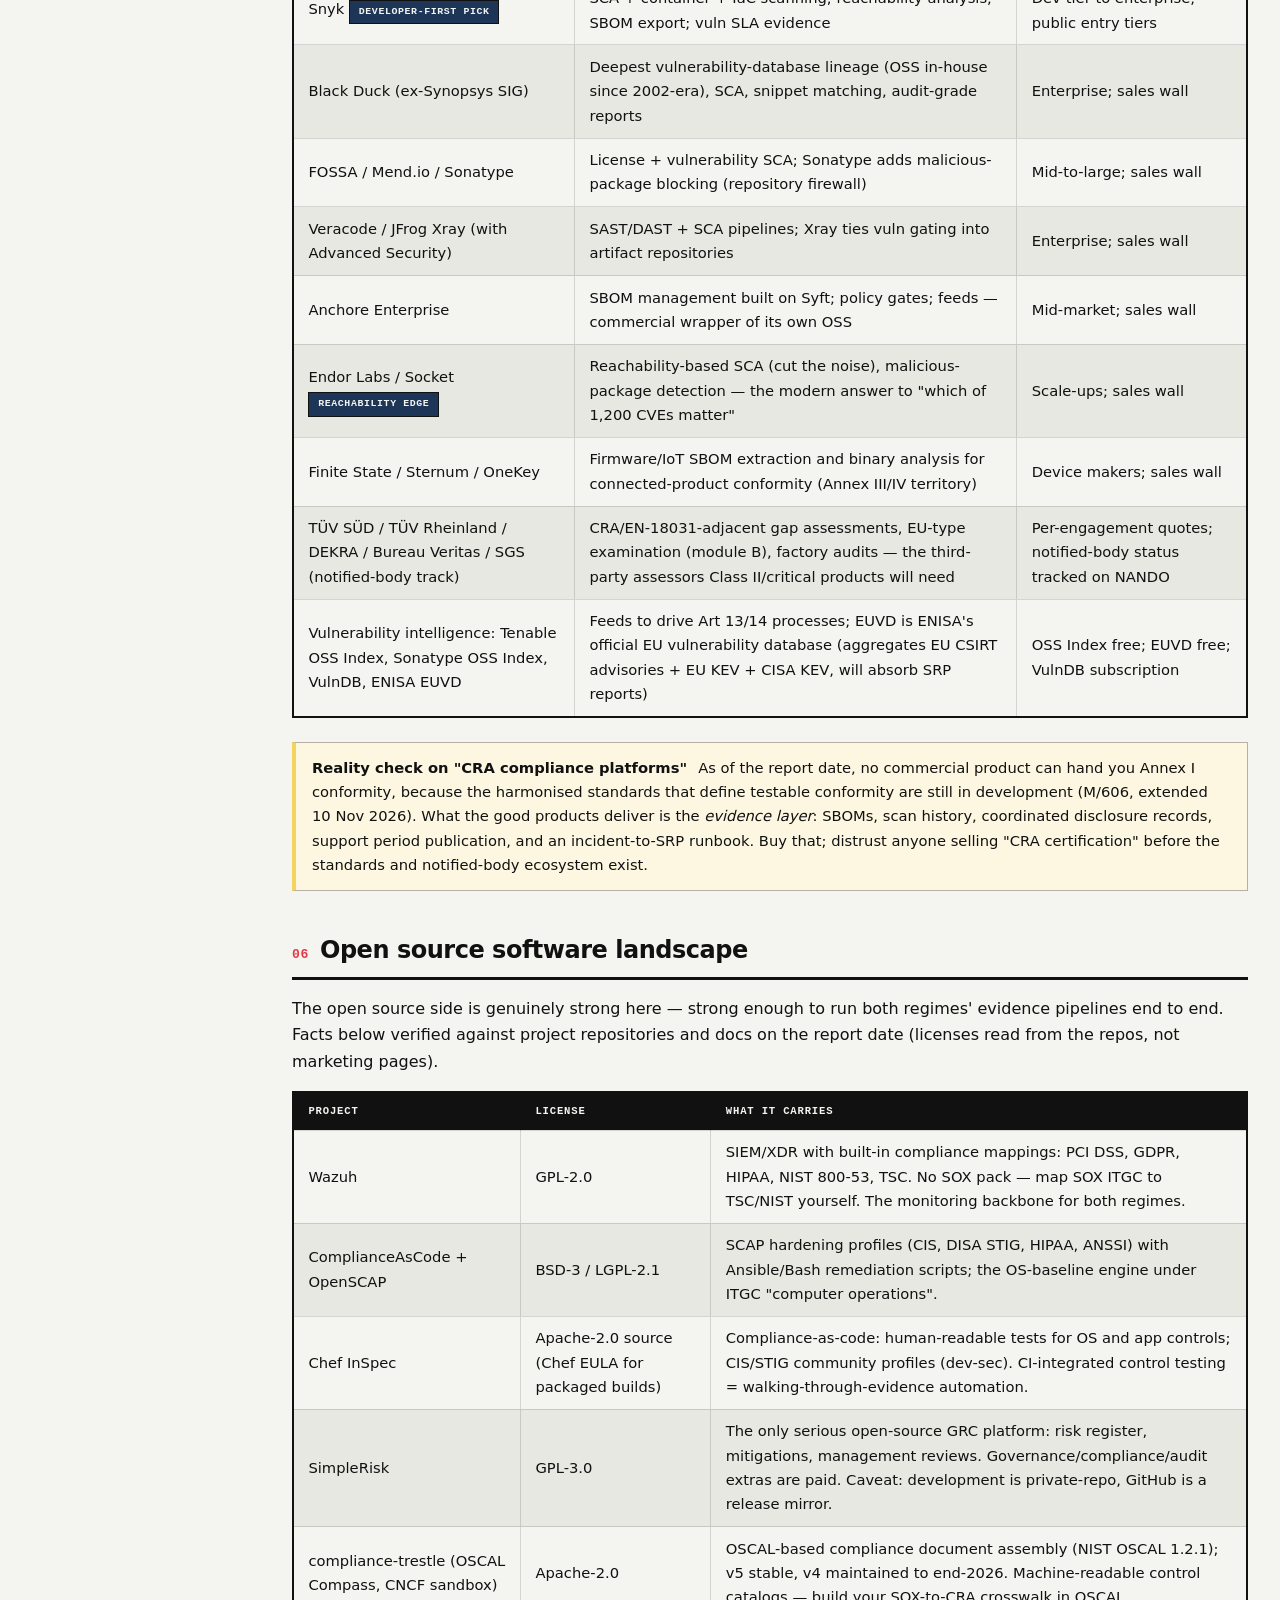
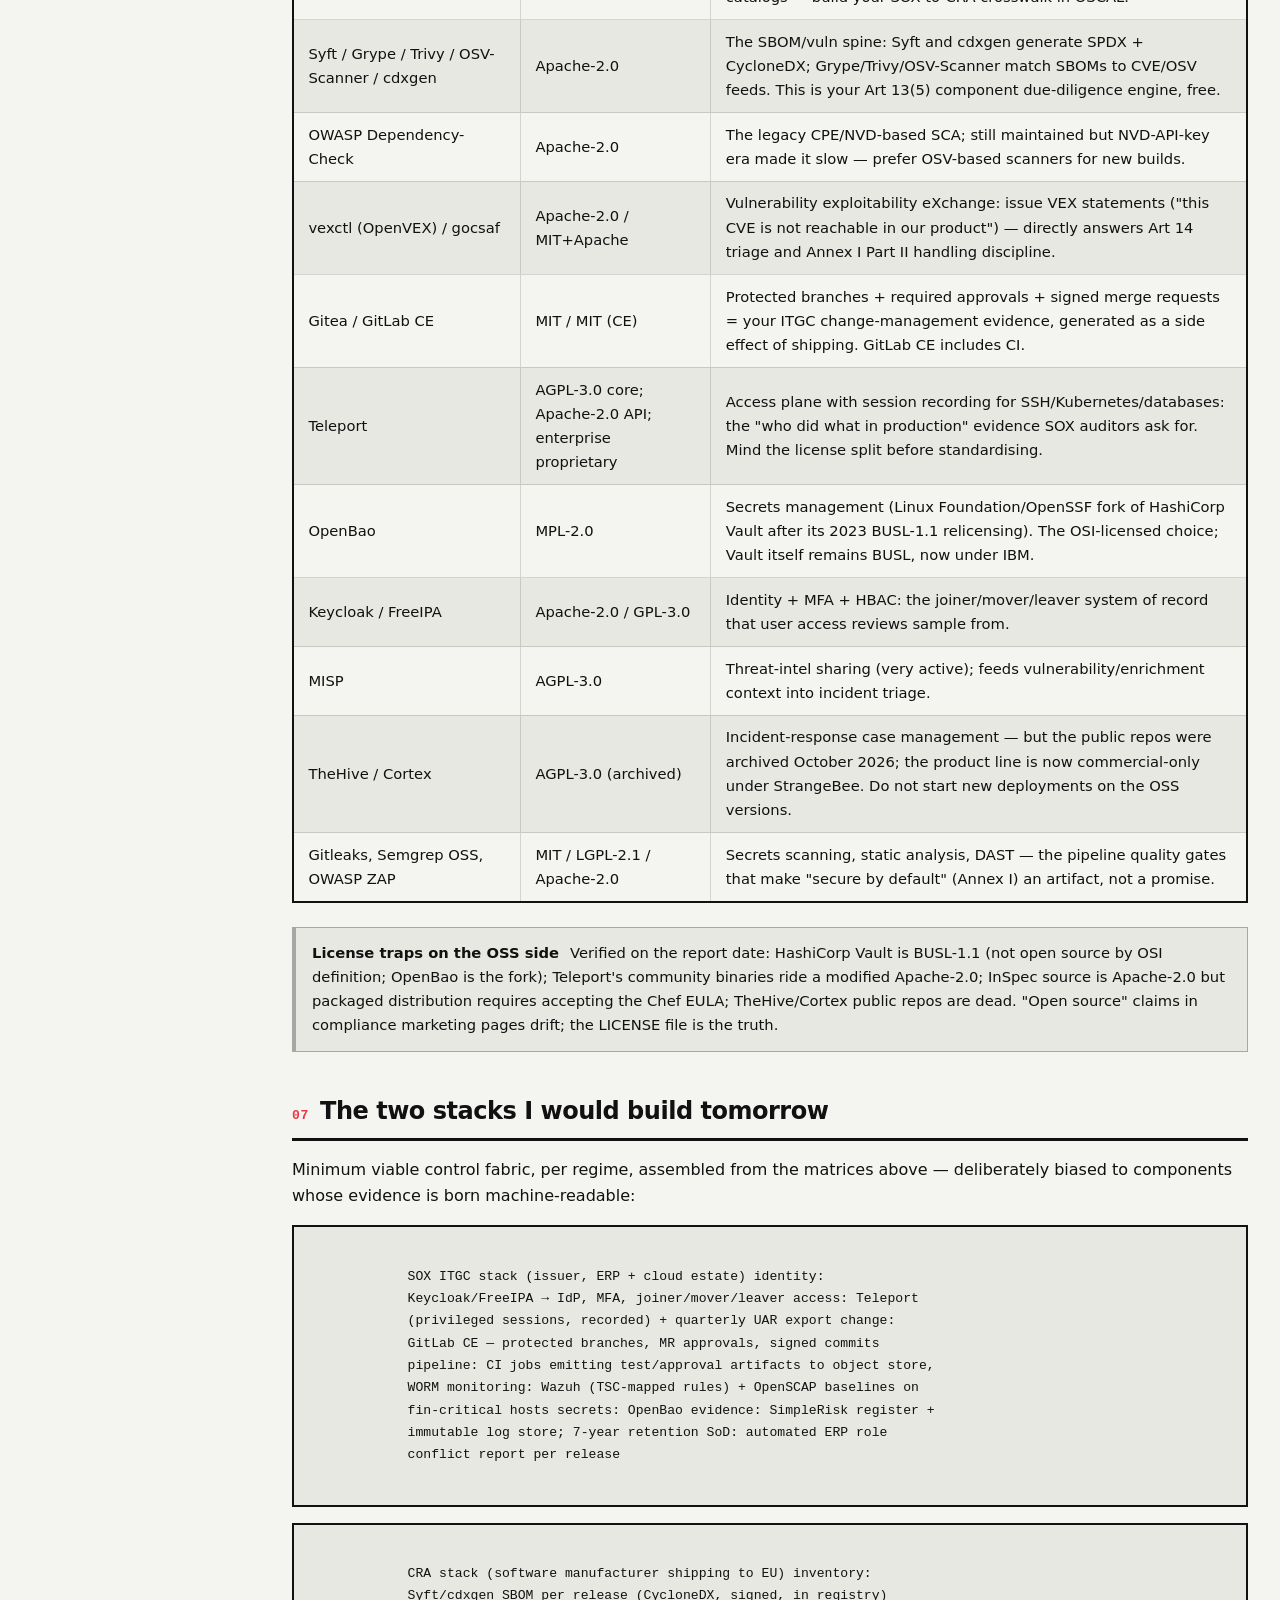
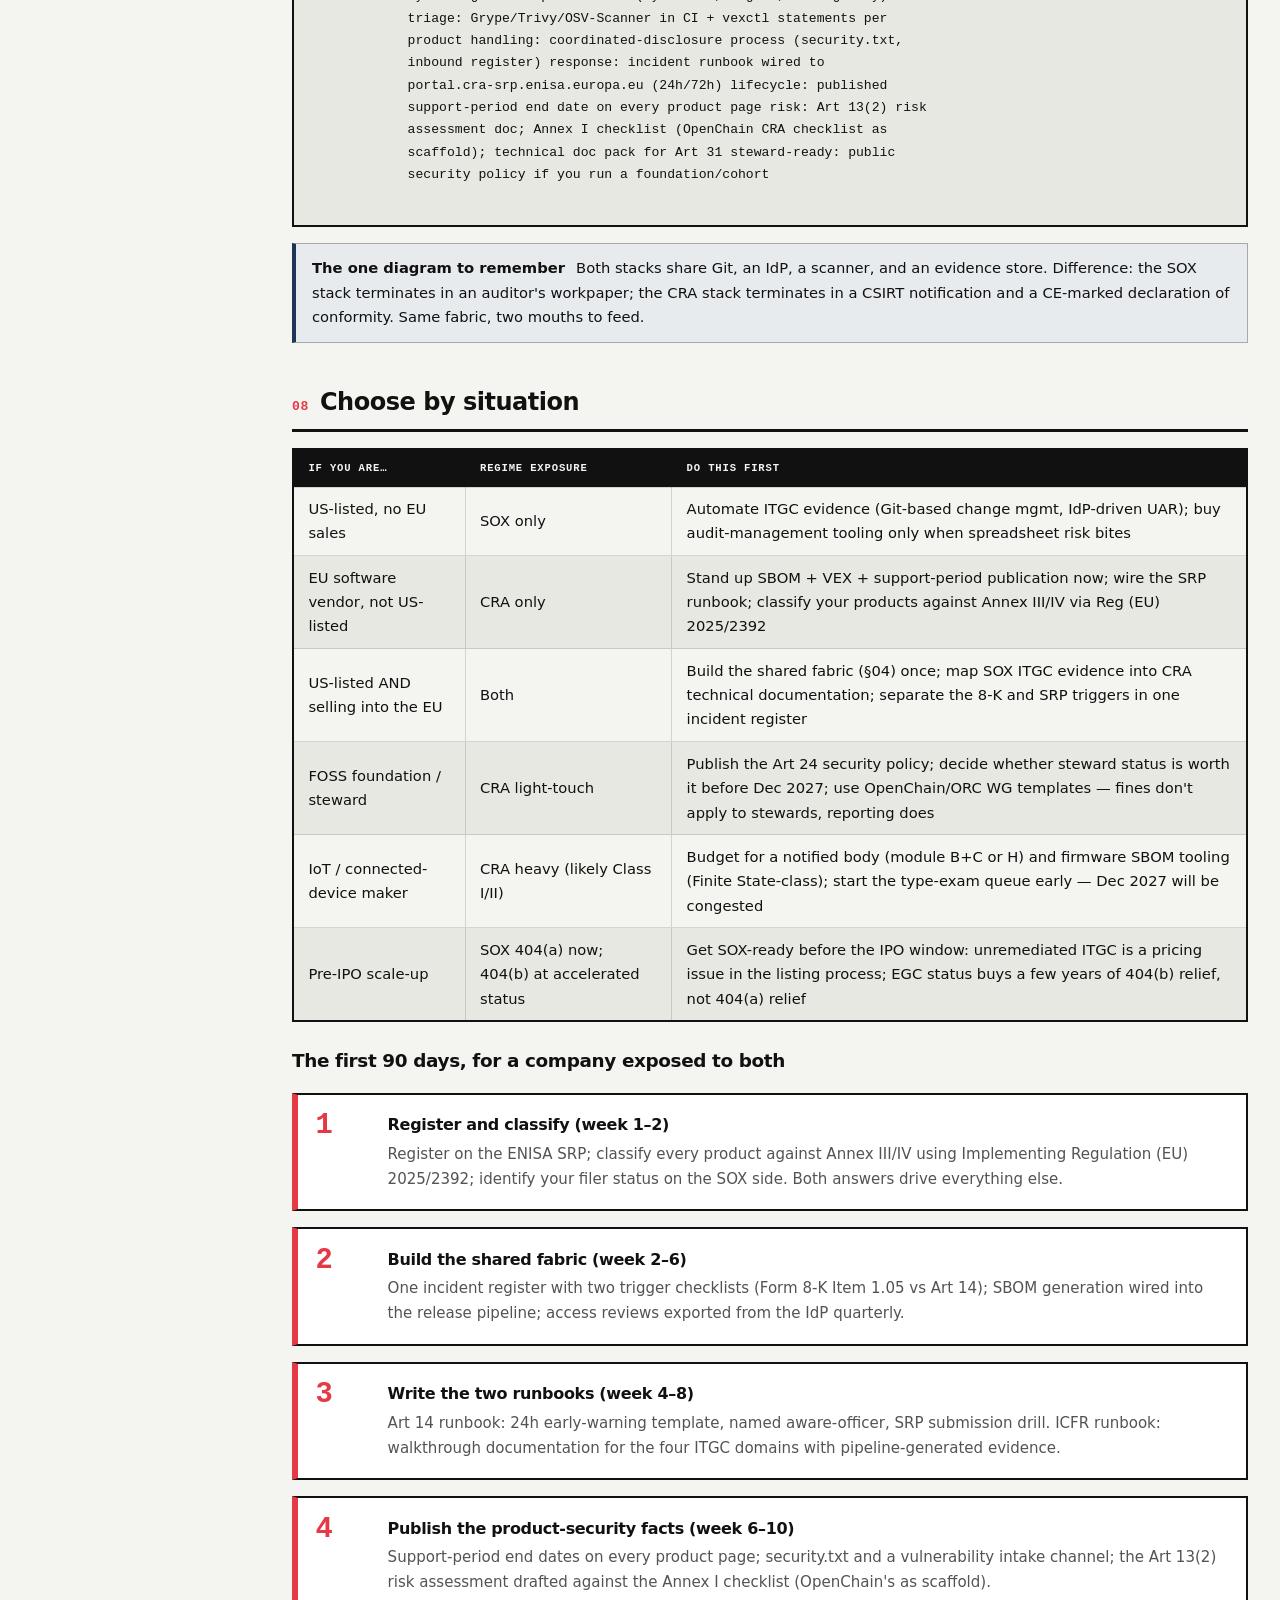
<file: reports/2026-11-18_sox-cra-compliance.html>
<!doctype html>
<html lang="en">
  <head>
    <meta charset="UTF-8" />
    <meta name="viewport" content="width=device-width, initial-scale=1.0" />
    <title>
      SOX and the Cyber Resilience Act — compliance research 2026-11-18
    </title>
    <style>
      /* =========================================================================
         BAUHAUS LIGHT — Editorial template
         Design language: form follows function. Primary colors on warm paper.
         Zero external dependencies: system fonts, no CDN, no build step.
         Token architecture: see references/bauhaus-tokens.md
         ========================================================================= */

      :root {
        /* --- Primitive palette (Bauhaus Light) --- */
        --color-paper: #f4f4f0;
        --color-paper-2: #ffffff;
        --color-paper-3: #e8e8e2;
        --color-ink: #111111;
        --color-red: #e63946;
        --color-blue: #1d3557;
        --color-yellow: #f4d35e;
        --color-hairline: rgba(17, 17, 17, 0.14);
        --color-hairline-strong: rgba(17, 17, 17, 0.3);

        /* --- Semantic layer (shared vocabulary with dark template) --- */
        --surface: var(--color-paper);
        --surface-raised: var(--color-paper-2);
        --surface-sunken: var(--color-paper-3);
        --text: var(--color-ink);
        --text-muted: rgba(17, 17, 17, 0.72);
        --text-faint: rgba(17, 17, 17, 0.5);
        --border: var(--color-hairline);
        --border-strong: var(--color-hairline-strong);
        --accent: var(--color-red);
        --problem: var(--color-red);
        --solution: var(--color-blue);
        --warning: var(--color-yellow);

        /* --- Backward-compatible aliases (do not break consumer skills) --- */
        --bg: var(--surface);
        --bg-elevated: var(--surface-raised);
        --bg-sunken: var(--surface-sunken);
        --bg-card: var(--surface-raised);
        --bg-code: var(--surface-sunken);
        --ink: var(--text);
        --ink-secondary: var(--text-muted);
        --ink-muted: var(--text-faint);
        --rose: var(--problem);
        --rose-glow: color-mix(in srgb, var(--problem) 15%, transparent);
        --emerald: var(--solution);
        --emerald-glow: color-mix(in srgb, var(--solution) 15%, transparent);
        --amber: var(--warning);
        --amber-glow: color-mix(in srgb, var(--warning) 15%, transparent);
        --amber-light: color-mix(in srgb, var(--warning) 22%, transparent);
        --coral: var(--problem);
        --coral-light: color-mix(in srgb, var(--problem) 12%, transparent);
        --teal: var(--solution);
        --teal-light: color-mix(in srgb, var(--solution) 12%, transparent);

        /* --- Shape --- */
        --radius: 0px;
        --radius-sm: 0px;

        /* --- Type stacks (system only — zero external fonts) --- */
        --font-heading:
          ui-sans-serif, system-ui, -apple-system, BlinkMacSystemFont,
          "Segoe UI", Roboto, Helvetica, Arial, sans-serif;
        --font-body:
          ui-sans-serif, system-ui, -apple-system, BlinkMacSystemFont,
          "Segoe UI", Roboto, Helvetica, Arial, sans-serif;
        --font-mono:
          ui-monospace, "Cascadia Code", "Source Code Pro", "JetBrains Mono",
          Menlo, Consolas, monospace;
      }

      * {
        box-sizing: border-box;
        margin: 0;
        padding: 0;
      }
      html {
        scroll-behavior: smooth;
      }
      section[id],
      [id] {
        scroll-margin-top: 60px;
      }

      body {
        background: var(--surface);
        color: var(--text);
        font-family: var(--font-body);
        font-size: 16px;
        line-height: 1.65;
        -webkit-font-smoothing: antialiased;
        -moz-osx-font-smoothing: grayscale;
      }

      /* --- Accessibility: keyboard focus --- */
      :focus-visible {
        outline: 2px solid var(--accent);
        outline-offset: 2px;
      }
      a:focus-visible {
        outline-offset: -1px;
      }

      /* --- Full-bleed top bar --- */
      .top-bar {
        background: var(--text);
        color: var(--surface);
        padding: 0.6rem 2rem;
        font-family: var(--font-mono);
        font-size: 0.75rem;
        font-weight: 700;
        letter-spacing: 0.12em;
        text-transform: uppercase;
        display: flex;
        justify-content: space-between;
        align-items: center;
      }

      /* --- Layout: optional sticky sidebar TOC --- */
      .layout {
        display: flex;
        gap: 2.5rem;
        padding: 2rem;
      }
      .sidebar {
        width: 220px;
        flex-shrink: 0;
        position: sticky;
        top: 1rem;
        align-self: flex-start;
        height: calc(100vh - 2rem);
        overflow-y: auto;
        display: none;
      }
      .sidebar nav {
        display: flex;
        flex-direction: column;
        gap: 0;
      }
      .sidebar .label {
        font-family: var(--font-mono);
        font-size: 0.68rem;
        font-weight: 700;
        text-transform: uppercase;
        letter-spacing: 0.14em;
        color: var(--accent);
        margin-bottom: 0.75rem;
        padding-bottom: 0.4rem;
        border-bottom: 2px solid var(--text);
      }
      .sidebar a {
        font-size: 0.86rem;
        color: var(--text);
        text-decoration: none;
        padding: 0.5rem 0.75rem;
        border-left: 4px solid transparent;
        font-weight: 600;
        transition: all 0.15s ease;
        line-height: 1.4;
      }
      .sidebar a:hover,
      .sidebar a.active {
        border-left-color: var(--accent);
        background: color-mix(in srgb, var(--accent) 8%, transparent);
        color: var(--accent);
      }
      .main {
        flex: 1;
        min-width: 0;
      }

      /* --- Headings --- */
      h1,
      h2,
      h3,
      h4 {
        font-family: var(--font-heading);
        font-weight: 900;
        letter-spacing: -0.02em;
        color: var(--text);
      }
      h1 {
        font-size: clamp(1.9rem, 4.5vw, 2.8rem);
        line-height: 1.05;
        margin: 0 0 0.6rem;
      }
      h2 {
        font-size: 1.5rem;
        margin: 2.5rem 0 1rem;
        padding-bottom: 0.4rem;
        border-bottom: 3px solid var(--text);
        display: flex;
        align-items: baseline;
        gap: 0.7rem;
      }
      h2 .num {
        font-family: var(--font-mono);
        font-size: 0.82rem;
        color: var(--accent);
        font-weight: 700;
        letter-spacing: 0.04em;
      }
      h3 {
        font-size: 1.15rem;
        margin: 0 0 0.4rem;
        font-weight: 700;
      }
      h4 {
        font-size: 1rem;
        margin: 0 0 0.3rem;
        font-weight: 700;
      }
      p {
        margin: 0 0 1rem;
      }

      /* --- Hero --- */
      .hero {
        padding: 1.5rem 0 2rem;
        margin-bottom: 1.5rem;
        border-bottom: 3px solid var(--text);
      }
      .eyebrow {
        font-family: var(--font-mono);
        font-size: 0.72rem;
        font-weight: 700;
        text-transform: uppercase;
        letter-spacing: 0.16em;
        color: var(--accent);
        margin-bottom: 0.9rem;
      }
      .subtitle {
        font-size: 1.1rem;
        color: var(--text-muted);
        max-width: 70ch;
        margin: 0 0 1rem;
      }
      .meta {
        display: flex;
        flex-wrap: wrap;
        gap: 0.5rem;
      }
      .tag {
        display: inline-block;
        font-family: var(--font-mono);
        font-size: 0.7rem;
        font-weight: 700;
        letter-spacing: 0.04em;
        padding: 0.25rem 0.6rem;
        background: var(--surface-sunken);
        color: var(--text);
        border: 1px solid var(--border-strong);
      }
      .tag.amber {
        background: var(--warning);
        border-color: var(--warning);
        color: var(--text);
      }
      .tag.teal {
        background: var(--solution);
        border-color: var(--solution);
        color: var(--surface);
      }

      /* Bauhaus signature: geometric shape cluster (optional) */
      .hero-shapes {
        position: relative;
        height: 90px;
        margin-bottom: 1.2rem;
      }
      .hero-shapes .circle {
        position: absolute;
        top: 0;
        right: 180px;
        width: 64px;
        height: 64px;
        background: var(--problem);
        border-radius: 50%;
      }
      .hero-shapes .square {
        position: absolute;
        top: 26px;
        right: 90px;
        width: 56px;
        height: 56px;
        background: var(--solution);
      }
      .hero-shapes .tri {
        position: absolute;
        top: 8px;
        right: 0;
        width: 0;
        height: 0;
        border-left: 32px solid transparent;
        border-right: 32px solid transparent;
        border-bottom: 56px solid var(--warning);
      }
      .hero-shapes .bar {
        position: absolute;
        bottom: 0;
        right: 230px;
        width: 100px;
        height: 14px;
        background: var(--text);
      }

      /* --- Scorecard / stat cards --- */
      .scorecard,
      .stat-grid {
        display: grid;
        grid-template-columns: repeat(auto-fit, minmax(160px, 1fr));
        gap: 0;
        margin: 1.5rem 0 2rem;
        border: 3px solid var(--text);
      }
      .score-card,
      .stat-card {
        padding: 1.3rem 1rem;
        text-align: center;
        border-right: 3px solid var(--text);
        background: var(--surface-raised);
      }
      .score-card:last-child,
      .stat-card:last-child {
        border-right: none;
      }

      .score,
      .stat-value {
        font-family: var(--font-heading);
        font-size: 2.6rem;
        font-weight: 900;
        line-height: 1;
        letter-spacing: -0.04em;
      }
      .score-card .label,
      .stat-label {
        font-family: var(--font-mono);
        font-size: 0.62rem;
        font-weight: 700;
        text-transform: uppercase;
        letter-spacing: 0.12em;
        margin-top: 0.5rem;
      }
      /* Semantic state classes — no nth-child decoration, no !important */
      .score-good,
      .stat-good {
        background: var(--solution);
        color: var(--surface);
      }
      .score-warn,
      .stat-warn {
        background: var(--warning);
        color: var(--text);
      }
      .score-bad,
      .stat-bad {
        background: var(--problem);
        color: var(--surface);
      }

      /* --- General cards --- */
      .card {
        background: var(--surface-raised);
        border: 2px solid var(--text);
        padding: 1.2rem 1.4rem;
        margin-bottom: 1rem;
        border-left: 8px solid var(--border-strong);
      }
      .card-problem {
        border-left-color: var(--problem);
      }
      .card-solution {
        border-left-color: var(--solution);
      }
      .card-warning {
        border-left-color: var(--warning);
      }

      /* --- Issue cards --- */
      .issue {
        background: var(--surface-raised);
        border: 2px solid var(--text);
        padding: 1.2rem 1.4rem;
        margin-bottom: 1rem;
        border-left: 8px solid var(--border-strong);
      }
      .issue-critical {
        border-left-color: var(--problem);
      }
      .issue-important {
        border-left-color: var(--warning);
      }
      .issue-nice {
        border-left-color: var(--solution);
      }
      .issue h3 {
        margin-bottom: 0.3rem;
      }
      .issue .where {
        font-family: var(--font-mono);
        font-size: 0.78rem;
        color: var(--text-faint);
        margin: 0.2rem 0 0.6rem;
      }
      .issue p:last-child {
        margin-bottom: 0;
      }

      /* --- Severity badges --- */
      .severity {
        display: inline-block;
        font-family: var(--font-mono);
        font-size: 0.62rem;
        font-weight: 700;
        letter-spacing: 0.1em;
        text-transform: uppercase;
        padding: 0.22rem 0.6rem;
        margin-bottom: 0.6rem;
        color: var(--surface);
      }
      .severity-critical {
        background: var(--problem);
      }
      .severity-important {
        background: var(--warning);
        color: var(--text);
      }
      .severity-nice {
        background: var(--solution);
      }

      /* --- Inline badges --- */
      .badge {
        display: inline-block;
        font-family: var(--font-mono);
        font-size: 0.62rem;
        font-weight: 700;
        letter-spacing: 0.06em;
        text-transform: uppercase;
        padding: 0.2rem 0.55rem;
        border: 1px solid var(--text);
        color: var(--text);
      }
      .badge-critical {
        background: var(--problem);
        color: var(--surface);
      }
      .badge-high {
        background: var(--warning);
      }
      .badge-medium {
        background: var(--surface-sunken);
      }
      .badge-low {
        background: var(--surface-raised);
        color: var(--text-muted);
      }
      .badge-fixed {
        background: var(--solution);
        color: var(--surface);
      }

      /* --- Callouts --- */
      .callout {
        margin: 0.8rem 0 0;
        padding: 0.8rem 1rem;
        border: 1px solid var(--border-strong);
        border-left: 4px solid var(--border-strong);
        background: var(--surface-sunken);
        font-size: 0.92rem;
      }
      .callout strong {
        display: inline-block;
        margin-right: 0.4rem;
      }
      .callout-teal,
      .callout-solution {
        border-left-color: var(--solution);
        background: color-mix(
          in srgb,
          var(--solution) 10%,
          var(--surface-raised)
        );
      }
      .callout-amber,
      .callout-warning {
        border-left-color: var(--warning);
        background: color-mix(
          in srgb,
          var(--warning) 18%,
          var(--surface-raised)
        );
      }

      /* --- Strengths --- */
      .strengths {
        display: grid;
        gap: 0.5rem;
        margin: 1rem 0 1.5rem;
      }
      .strength {
        display: grid;
        grid-template-columns: auto 1fr;
        gap: 0.9rem;
        padding: 0.75rem 0;
        border-bottom: 2px solid var(--border);
      }
      .strength .check {
        font-family: var(--font-mono);
        font-weight: 900;
        color: var(--solution);
        font-size: 1.3rem;
        line-height: 1.3;
      }
      .strength .text strong {
        display: block;
        margin-bottom: 0.15rem;
      }
      .strength .text span {
        color: var(--text-muted);
        font-size: 0.92rem;
      }

      /* --- Tables --- */
      .table-wrap {
        overflow-x: auto;
      }
      table {
        width: 100%;
        border-collapse: collapse;
        margin: 1rem 0 1.5rem;
        font-size: 0.92rem;
        border: 2px solid var(--text);
      }
      th {
        text-align: left;
        padding: 0.6rem 0.9rem;
        background: var(--text);
        color: var(--surface);
        font-family: var(--font-mono);
        font-size: 0.66rem;
        font-weight: 700;
        letter-spacing: 0.08em;
        text-transform: uppercase;
        border-right: 1px solid var(--border-strong);
      }
      th:last-child {
        border-right: none;
      }
      td {
        padding: 0.6rem 0.9rem;
        border-top: 1px solid var(--border);
        border-right: 1px solid var(--border);
      }
      td:last-child {
        border-right: none;
      }
      tr:nth-child(even) td {
        background: var(--surface-sunken);
      }
      table.compare td.yes {
        color: var(--solution);
        font-weight: 700;
      }
      table.compare td.no {
        color: var(--problem);
        font-weight: 700;
      }

      /* --- Code blocks + syntax highlighting --- */
      pre {
        background: var(--text);
        color: var(--surface);
        padding: 1rem 1.2rem;
        margin: 1rem 0;
        font-family: var(--font-mono);
        font-size: 0.82rem;
        line-height: 1.65;
        overflow-x: auto;
        border: 2px solid var(--text);
      }
      code {
        font-family: var(--font-mono);
      }
      p code,
      li code,
      td code {
        font-size: 0.88em;
        background: var(--surface-sunken);
        padding: 0.1rem 0.35rem;
      }
      .tok-keyword {
        color: var(--warning);
      }
      .tok-type {
        color: var(--warning);
      }
      .tok-string {
        color: #95e1d3;
      }
      .tok-comment {
        color: rgba(244, 244, 240, 0.45);
        font-style: italic;
      }
      .tok-func {
        color: #6eb5ff;
      }
      .tok-number {
        color: var(--warning);
      }
      .tok-generic {
        color: var(--problem);
      }
      .tok-builtin {
        color: #6eb5ff;
      }
      .tok-punct {
        color: rgba(244, 244, 240, 0.7);
      }
      .tok-attr {
        color: var(--warning);
      }

      /* --- Dependency tree / ASCII diagrams --- */
      .dep-tree {
        background: var(--surface-sunken);
        border: 2px solid var(--text);
        padding: 1rem 1.2rem;
        margin: 1rem 0;
        font-family: var(--font-mono);
        font-size: 0.82rem;
        line-height: 1.7;
        color: var(--text);
        white-space: pre;
        overflow-x: auto;
      }
      .dep-tree .root {
        color: var(--accent);
        font-weight: 700;
      }
      .dep-tree .ok {
        color: var(--solution);
      }
      .dep-tree .unwanted {
        color: var(--problem);
      }

      /* --- Inline node-and-arrow diagrams --- */
      .diagram {
        display: flex;
        flex-wrap: wrap;
        align-items: center;
        gap: 0.5rem;
        padding: 1rem;
        margin: 1rem 0;
        background: var(--surface-raised);
        border: 2px solid var(--text);
      }
      .node {
        display: inline-block;
        padding: 0.4rem 0.75rem;
        font-family: var(--font-mono);
        font-size: 0.8rem;
        font-weight: 700;
        background: var(--surface-sunken);
        border: 1px solid var(--text);
      }
      .node-core {
        background: var(--accent);
        color: var(--surface);
      }
      .node-problem {
        background: var(--problem);
        color: var(--surface);
      }
      .node-good {
        background: var(--solution);
        color: var(--surface);
      }
      .arrow {
        color: var(--text-faint);
        font-family: var(--font-mono);
      }

      /* --- Grids --- */
      .grid-2 {
        display: grid;
        grid-template-columns: repeat(2, 1fr);
        gap: 1rem;
        margin: 1rem 0;
      }
      .grid-3 {
        display: grid;
        grid-template-columns: repeat(3, 1fr);
        gap: 1rem;
        margin: 1rem 0;
      }

      /* --- Inline TOC --- */
      .toc {
        background: var(--surface-raised);
        border: 2px solid var(--text);
        border-left: 6px solid var(--accent);
        padding: 1rem 1.3rem;
        margin: 1rem 0 1.5rem;
      }
      .toc h3 {
        margin-bottom: 0.5rem;
      }
      .toc ul {
        list-style: none;
        padding: 0;
      }
      .toc li {
        margin: 0.25rem 0;
      }
      .toc a {
        color: var(--text);
        text-decoration: none;
        font-size: 0.92rem;
        font-weight: 600;
      }
      .toc a:hover {
        color: var(--accent);
      }

      /* --- Migration / numbered steps --- */
      .migration-step {
        display: grid;
        grid-template-columns: 56px 1fr;
        gap: 1rem;
        margin: 1rem 0;
        padding: 1.1rem;
        background: var(--surface-raised);
        border: 2px solid var(--text);
        border-left: 6px solid var(--accent);
      }
      .migration-num {
        font-family: var(--font-mono);
        font-weight: 900;
        font-size: 1.8rem;
        color: var(--accent);
        line-height: 1;
      }
      .migration-content h4 {
        margin-bottom: 0.2rem;
      }
      .migration-content p {
        margin-bottom: 0;
        color: var(--text-muted);
        font-size: 0.94rem;
      }

      /* --- Before/After comparison --- */
      .compare-header {
        display: grid;
        grid-template-columns: 1fr 1fr;
        gap: 0.75rem;
        margin: 1rem 0 0.5rem;
      }
      .compare-before,
      .compare-after {
        font-family: var(--font-mono);
        font-size: 0.7rem;
        font-weight: 700;
        text-transform: uppercase;
        letter-spacing: 0.1em;
        padding: 0.4rem 0.7rem;
        color: var(--surface);
      }
      .compare-before {
        background: var(--problem);
      }
      .compare-after {
        background: var(--solution);
      }
      .compare-row {
        display: grid;
        grid-template-columns: 1fr 1fr;
        gap: 0.75rem;
        margin-bottom: 1rem;
      }
      .compare-row pre {
        margin: 0;
      }

      /* --- Footer --- */
      .footer {
        margin-top: 2rem;
        padding-top: 1rem;
        border-top: 3px solid var(--text);
        font-size: 0.82rem;
        color: var(--text-muted);
        font-family: var(--font-mono);
      }

      /* --- Responsive --- */
      @media (min-width: 1024px) {
        .sidebar {
          display: block;
        }
      }
      @media (max-width: 768px) {
        .layout {
          flex-direction: column;
          padding: 1rem;
        }
        .top-bar {
          padding: 0.6rem 1rem;
          flex-wrap: wrap;
          gap: 0.3rem;
        }
        .grid-2,
        .grid-3 {
          grid-template-columns: 1fr;
        }
        .compare-header,
        .compare-row {
          grid-template-columns: 1fr;
        }
        .scorecard,
        .stat-grid {
          grid-template-columns: repeat(2, 1fr);
        }
        .score-card:nth-child(2),
        .stat-card:nth-child(2) {
          border-right: none;
        }
        .score-card:nth-child(1),
        .stat-card:nth-child(1),
        .score-card:nth-child(2),
        .stat-card:nth-child(2) {
          border-bottom: 3px solid var(--text);
        }
        .migration-step {
          grid-template-columns: 1fr;
        }
        .hero-shapes {
          display: none;
        }
      }
    </style>
  </head>
  <body>
    <!-- Full-bleed top bar -->
    <div class="top-bar">
      <span>DEEP RESEARCH REPORT</span>
      <span>2026-11-18</span>
      <span>reports · compliance research series</span>
    </div>

    <div class="layout">
      <!-- Sidebar TOC (hidden below 1024px) -->
      <aside class="sidebar" data-nav>
        <nav>
          <div class="label">Contents</div>
          <a href="#verdict">The answer</a>
          <a href="#regimes">Regimes at a glance</a>
          <a href="#sox">SOX deep dive</a>
          <a href="#cra">CRA deep dive</a>
          <a href="#overlap">Where they overlap</a>
          <a href="#commercial">Commercial software</a>
          <a href="#oss">Open source software</a>
          <a href="#stacks">Two stacks</a>
          <a href="#choose">Choose by situation</a>
          <a href="#risks">Risk radar</a>
          <a href="#method">Method and sources</a>
          <a href="#annexa">Appendix A: Annex I verbatim</a>
          <a href="#appendix">What I could not verify</a>
        </nav>
      </aside>

      <!-- Main content -->
      <main class="main">
        <!-- Hero -->
        <header class="hero">
          <div class="hero-shapes">
            <div class="bar"></div>
            <div class="circle"></div>
            <div class="square"></div>
            <div class="tri"></div>
          </div>
          <div class="eyebrow">REGULATION RESEARCH &middot; 2026-11-18</div>
          <h1>SOX and the Cyber&nbsp;Resilience Act</h1>
          <p class="subtitle">
            One law audits the financial reporting of US-listed companies; the
            other gates EU market access for anything with digital elements.
            What each regime actually requires as of 18 November 2026, where
            their controls overlap, and the software &mdash; open source and
            commercial &mdash; that carries the compliance load.
          </p>
          <div class="meta">
            <span class="tag amber"
              >Scope: 15 U.S.C. ch. 98 + Regulation (EU) 2024/2847</span
            >
            <span class="tag">Sources: official texts, read 2026-11-18</span>
            <span class="tag teal">Status: final</span>
          </div>
        </header>

        <!-- Scorecard -->
        <section id="stats" class="scorecard">
          <div class="score-card">
            <div class="score">2002</div>
            <div class="label">SOX enacted (Pub. L. 107-204)</div>
          </div>
          <div class="score-card score-warn">
            <div class="score">2024</div>
            <div class="label">CRA in force (10 Dec)</div>
          </div>
          <div class="score-card score-bad">
            <div class="score">24h</div>
            <div class="label">
              CRA early-warning clock, live since 11 Sep 2026
            </div>
          </div>
          <div class="score-card">
            <div class="score">388</div>
            <div class="label">
              Days until CRA full application (11 Dec 2027)
            </div>
          </div>
        </section>

        <!-- 00 Verdict -->
        <section id="verdict">
          <h2><span class="num">00</span>The answer, in one page</h2>
          <p>
            <strong>Sarbanes-Oxley (2002)</strong> and the
            <strong>Cyber Resilience Act (Regulation (EU) 2024/2847)</strong>
            solve different problems with different machinery. SOX protects the
            <em>truthfulness of financial reporting</em>: it binds issuers
            listed on US markets, makes CEOs and CFOs certify controls
            personally, and backs failure with prison time (&sect;802: up to 20
            years). The CRA protects the <em>cybersecurity of products</em>: it
            binds anyone who makes software or hardware "with digital elements"
            available on the EU market &mdash; US companies included &mdash; and
            backs failure with fines up to &euro;15&nbsp;million or 2.5% of
            worldwide turnover, plus withdrawal of CE marking, plus &mdash;
            uniquely &mdash; a 24-hour regulator notification clock that has
            already been running since <strong>11 September 2026</strong>.
          </p>
          <p>
            The regimes do not conflict; they interlock. A US-listed software
            vendor selling into the EU answers to both, and roughly two-thirds
            of the underlying control work &mdash; change management, access
            management, vulnerability handling, monitoring, evidence retention
            &mdash; is the same control fabric serving two reporting formats.
            Build the fabric once; map it twice.
          </p>
          <div class="callout callout-amber">
            <strong>The bottom line</strong>
            The urgent one is the CRA, and the most expensive misunderstanding
            in the market is "we have until December 2027". Reporting duties
            (Art 14) have applied since 11 September 2026, to all products made
            available on the EU market including ones placed there
            <em>before</em> the full application date &mdash; so a shipped
            product with an actively exploited vulnerability starts a 24-hour
            early-warning clock today. Meanwhile the CRA's harmonised-standards
            machinery is behind schedule (the standardisation request was
            extended by three months on 10 November 2026), which means early
            movers self-assess against Annex I directly while everyone else
            waits for standards that will arrive late.
          </div>
          <p>
            For software buyers: SOX tooling is a mature, consolidated market
            (ServiceNow, Workiva, AuditBoard, SAP GRC at the top; Drata/Vanta
            compressing the mid-market), and the open source side has quietly
            become capable enough to run the whole ICFR evidence pipeline
            (Wazuh, ComplianceAsCode, InSpec, Gitea/GitLab CE, Teleport). CRA
            tooling is younger: the SBOM/SCA segment (Syft, Trivy, OSV-Scanner
            &mdash; OSS; Snyk, Black Duck, FOSSA &mdash; commercial) covers the
            technical spine, but nobody fully productises "Annex I conformity"
            yet, because the standards themselves are still being written.
          </p>
        </section>

        <!-- 01 Regimes at a glance -->
        <section id="regimes">
          <h2><span class="num">01</span>The two regimes at a glance</h2>
          <p>
            Same century, different theory of regulation. SOX is a
            disclosure-and-attestation law: government sets the duty to certify,
            the market (auditors, investors) polices the content. The CRA is a
            product-safety law grafted onto the New Legislative Framework:
            government sets essential requirements, CE marking signals
            conformity, market surveillance authorities can pull products off
            the Union market.
          </p>
          <table class="compare">
            <thead>
              <tr>
                <th></th>
                <th>Sarbanes-Oxley Act (SOX)</th>
                <th>Cyber Resilience Act (CRA)</th>
              </tr>
            </thead>
            <tbody>
              <tr>
                <td><strong>Legal instrument</strong></td>
                <td>
                  Pub. L. 107-204, 30 July 2002 (codified across 15 and 18
                  U.S.C.)
                </td>
                <td>
                  Regulation (EU) 2024/2847, signed 23 Oct 2024, in force 10 Dec
                  2024
                </td>
              </tr>
              <tr>
                <td><strong>What it protects</strong></td>
                <td>
                  Integrity of financial reporting (ICFR) and audit trails
                </td>
                <td>
                  Cybersecurity of "products with digital elements" across their
                  lifecycle
                </td>
              </tr>
              <tr>
                <td><strong>Who is bound</strong></td>
                <td>
                  Issuers filing with the SEC (incl. foreign private issuers),
                  their officers, audit firms (via PCAOB)
                </td>
                <td>
                  Manufacturers, importers, distributors, authorised
                  representatives &mdash; any economic operator making covered
                  products available on the EU market, wherever domiciled
                </td>
              </tr>
              <tr>
                <td><strong>Trigger</strong></td>
                <td>US listing / SEC registration status</td>
                <td>
                  Market access: supplying a connected digital product in the EU
                  in a commercial activity
                </td>
              </tr>
              <tr>
                <td><strong>Core obligations</strong></td>
                <td>
                  CEO/CFO certifications (&sect;&sect;302, 906), management ICFR
                  assessment (&sect;404(a)), auditor attestation (&sect;404(b)),
                  record preservation (&sect;802)
                </td>
                <td>
                  Essential cybersecurity requirements (Annex I), risk
                  assessment + technical documentation (Art 13), vulnerability
                  handling, support period, CE marking, 24h/72h incident &amp;
                  vulnerability reporting (Art 14)
                </td>
              </tr>
              <tr>
                <td><strong>Enforcer</strong></td>
                <td>SEC (civil), DOJ (criminal), PCAOB (audit firms)</td>
                <td>
                  National market surveillance authorities + CSIRTs, coordinated
                  via ENISA and an ADCO group
                </td>
              </tr>
              <tr>
                <td><strong>Maximum penalty</strong></td>
                <td>
                  Personal: up to 20 years imprisonment, $5M fine (&sect;906
                  willful); &sect;802 up to 20 years for destroying records
                </td>
                <td>
                  Corporate: &euro;15M or 2.5% worldwide turnover (essential
                  requirements, Arts 13/14); &euro;10M or 2% (other
                  obligations); &euro;5M or 1% (misleading authorities)
                </td>
              </tr>
              <tr>
                <td><strong>Reference frameworks</strong></td>
                <td>
                  COSO 2013 (ICFR), COBIT 2019 (ITGC), PCAOB AS 2201 (top-down
                  risk-based audit)
                </td>
                <td>
                  Annex I essential requirements; harmonised standards under
                  request M/606 (in progress); EN 18031 series currently cited
                  for the RED, not the CRA
                </td>
              </tr>
              <tr>
                <td><strong>Maturity</strong></td>
                <td class="yes">
                  24 years of practice; stable, audited annually
                </td>
                <td class="no">
                  Reporting live since Sep 2026; main obligations 11 Dec 2027;
                  standards late
                </td>
              </tr>
            </tbody>
          </table>
          <div class="callout">
            <strong>Three structural differences that matter</strong>
            (1) SOX bites individuals (officers sign, officers go to prison);
            the CRA bites products (CE marking can be withdrawn, products
            recalled). (2) SOX is scoped by <em>who you are</em> (an issuer);
            the CRA by <em>what you sell where</em> (a connected product in the
            EU). (3) SOX runs on an annual audit rhythm; the CRA runs on an
            event rhythm &mdash; the 24-hour clock starts when you become aware,
            not when the fiscal year ends.
          </div>
        </section>

        <!-- 02 SOX deep dive -->
        <section id="sox">
          <h2><span class="num">02</span>SOX: what the law actually says</h2>
          <p>
            Passed after Enron and WorldCom, the Sarbanes-Oxley Act of 2002
            (Pub. L. 107-204, 30 July 2002) rewired US capital markets: it
            created the PCAOB to inspect auditors, made officers personally
            certify reports, and criminalised record destruction. Two decades
            later it is the most rehearsed compliance exercise in software
            companies' calendars. The sections that shape daily engineering
            practice:
          </p>
          <table class="compare">
            <thead>
              <tr>
                <th>Section</th>
                <th>Codified</th>
                <th>What it requires (verified against the US Code)</th>
              </tr>
            </thead>
            <tbody>
              <tr>
                <td><strong>&sect;302</strong></td>
                <td>15 U.S.C. &sect;7241</td>
                <td>
                  CEO/CFO certify in <em>every</em> periodic report: they
                  reviewed it; no material misstatements; internal controls
                  established, designed, evaluated within 90 days; all
                  significant deficiencies, material weaknesses and fraud
                  disclosed to auditors and the audit committee; subsequent
                  changes reported.
                </td>
              </tr>
              <tr>
                <td><strong>&sect;404(a)</strong></td>
                <td>15 U.S.C. &sect;7262(a)</td>
                <td>
                  Annual internal control report: management states
                  responsibility for ICFR and assesses its effectiveness as of
                  fiscal year end. Applies to <em>all</em> reporting issuers.
                </td>
              </tr>
              <tr>
                <td><strong>&sect;404(b)</strong></td>
                <td>15 U.S.C. &sect;7262(b)-(c)</td>
                <td>
                  The auditor attests to management's assessment. Exempt:
                  emerging growth companies, and issuers that are neither large
                  accelerated nor accelerated filers (i.e. float under $75M or
                  SRC-eligible).
                </td>
              </tr>
              <tr>
                <td><strong>&sect;409</strong></td>
                <td>15 U.S.C. &sect;78m(l)</td>
                <td>
                  Real-time disclosure: material changes in financial condition
                  or operations on Form 8-K "rapidly and current"; material
                  cybersecurity incidents have had their own line item &mdash;
                  <strong>Item 1.05, Cybersecurity Incidents</strong> &mdash;
                  since December 2023, with the default four-business-day 8-K
                  clock.
                </td>
              </tr>
              <tr>
                <td><strong>&sect;802</strong></td>
                <td>18 U.S.C. &sect;1519 (&sect;1520)</td>
                <td>
                  Knowingly altering, destroying or falsifying records with
                  intent to obstruct: fined and imprisoned
                  <strong>up to 20 years</strong>. Companion &sect;1520: audit
                  workpapers retained 5 years.
                </td>
              </tr>
              <tr>
                <td><strong>&sect;906</strong></td>
                <td>18 U.S.C. &sect;1350</td>
                <td>
                  Criminal certification liability: knowing violation up to $1M
                  / 10 years; willful up to <strong>$5M / 20 years</strong>.
                </td>
              </tr>
            </tbody>
          </table>

          <h3>Who actually needs an auditor-clean ICFR: the filer ladder</h3>
          <p>
            From SEC Rule 12b-2 (17 CFR 240.12b-2), read on the report date. The
            ladder decides &sect;404(b) applicability and filing deadlines; note
            the deliberate hysteresis (enter at $75M, exit only below $60M):
          </p>
          <table class="compare">
            <thead>
              <tr>
                <th>Status</th>
                <th>Public float (non-affiliate)</th>
                <th>&sect;404(b) auditor attestation</th>
              </tr>
            </thead>
            <tbody>
              <tr>
                <td>Non-accelerated filer</td>
                <td>&lt; $75M (or SRC-eligible under the revenue test)</td>
                <td class="no">Exempt</td>
              </tr>
              <tr>
                <td>Accelerated filer</td>
                <td>$75M &ndash; &lt;$700M</td>
                <td class="yes">Required</td>
              </tr>
              <tr>
                <td>Large accelerated filer</td>
                <td>&ge; $700M</td>
                <td class="yes">Required</td>
              </tr>
              <tr>
                <td>Emerging growth company (JOBS Act)</td>
                <td>Revenues &lt; $1.235B, up to 5 years post-IPO</td>
                <td class="no">Exempt (15 U.S.C. &sect;7262(b))</td>
              </tr>
              <tr>
                <td>Smaller reporting company</td>
                <td>
                  Float &lt; $250M, or revenues &lt; $100M + float &lt; $700M
                </td>
                <td class="no">Exempt via non-accelerated status</td>
              </tr>
            </tbody>
          </table>

          <h3>The machine under the certifications: ICFR and ITGC</h3>
          <p>
            Everything funnels into
            <em>internal control over financial reporting</em>. The CFR defines
            the two failure states auditors escalate: a
            <strong>significant deficiency</strong> ("less severe than a
            material weakness yet important enough to merit attention by those
            responsible for oversight") and a
            <strong>material weakness</strong> ("a reasonable possibility that a
            material misstatement &hellip; will not be prevented or detected on
            a timely basis"). A material weakness means an adverse ICFR opinion,
            an amended &sect;404 disclosure, and a very bad quarter.
          </p>
          <p>
            Because books live in software, auditors test IT general controls
            &mdash; the four classic domains, unchanged in practice for two
            decades:
          </p>
          <div class="dep-tree">
            ITGC ├── Access to programs and data who has privileged access,
            provisioning, │ deprovisioning, periodic user access reviews ├──
            Program changes change control: ticket → approval → test → │
            segregation of duties → production deploy ├── Program development
            SDLC discipline for new systems feeding the │ financial statements
            └── Computer operations batch jobs, backups, incident handling,
            interface/Job evidence, environment mgmt
          </div>
          <p>
            Management designs against
            <strong
              >COSO's 2013 Internal Control &mdash; Integrated Framework</strong
            >
            (ICIF-2013 &mdash; verified operative on coso.org at the report
            date, now surrounded by supplemental guidance:
            <em>Achieving Effective Internal Control over Generative AI</em>
            (2026), the second-edition <em>Fraud Risk Management Guide</em>, and
            <em>Managing Cyber Risk in a Digital Age</em>; five components:
            control environment, risk assessment, control activities,
            information and communication, monitoring); IT audit maps COBIT
            objectives onto those components &mdash;
            <strong>COBIT 2019</strong> is the current edition (ISACA's
            credential catalogue still sells "COBIT 19 Foundation" and "COBIT
            2019 Design &amp; Implementation"). The external auditor works
            top-down and risk-based: identify significant accounts, map key
            controls, test entity-level then ITGC then application controls, and
            escalate deficiencies by likelihood times magnitude.
          </p>
          <h3>What the auditor is actually reading in 2026</h3>
          <p>
            The PCAOB's standards list (read via an Internet Archive capture of
            pcaobus.org dated 31 October 2026) shows the current regime for
            audits of fiscal years beginning on or after 15 December 2025:
            <strong
              >AS 1000, "General Responsibilities of the Auditor in Conducting
              an Audit"</strong
            >, is the consolidated general standard, and
            <strong
              >AS 2201, "An Audit of Internal Control Over Financial Reporting
              That Is Integrated with An Audit of Financial Statements"</strong
            >, remains the operative integrated-ICFR standard &mdash; the
            top-down, risk-based approach above is its method. The same page
            notes further amendments to auditing standards effective 15 December
            2026, i.e. landing mid-compliance- season for calendar-year issuers.
            For &sect;302 purposes, the SEC adopted the certifications rules as
            Item 307/308 of Regulation S-K; a cybersecurity incident that is
            material to investors now has its own 8-K item.
          </p>
          <div class="callout callout-teal">
            <strong>The ITGC-to-SCA translation</strong>
            Notice what the four ITGC domains actually are: change control,
            access control, secure development, and operational monitoring. That
            is the same control vocabulary the CRA's Annex I uses for products.
            The overlap section (&sect;04) exploits exactly this.
          </div>
        </section>

        <!-- 03 CRA deep dive -->
        <section id="cra">
          <h2>
            <span class="num">03</span>CRA: the clock that is already running
          </h2>
          <p>
            Regulation (EU) 2024/2847 &mdash; signed at Strasbourg on 23 October
            2024, published in the OJ on 20 November 2024, in force
            <strong>10 December 2024</strong> &mdash; applies to any software or
            hardware product "with digital elements" whose intended purpose or
            reasonably foreseeable use includes a connection to a device or
            network, when made available on the Union market in a commercial
            activity. "Manufacturer" means whoever places it under their own
            name or trademark, "whether for payment, monetisation or free of
            charge". Services are not excluded by an Article but by scope
            mechanics: recital 12 confirms cloud service models &mdash; SaaS,
            PaaS, IaaS &mdash; stay under Directive (EU) 2022/2555 (NIS2), while
            a product's own "remote data processing solutions" (Art 3(2)) travel
            with the product into the CRA. Embedded products, downloadable
            software and their separately-placed components are in.
          </p>

          <h3>The timeline, with what already happened</h3>
          <div class="dep-tree">
            CRA timeline (status on 2026-11-18) 10 Dec 2024 in force [ok] 29 Jul
            2025 Delegated Reg (EU) 2025/1535 - scope carve-out (168/2013
            vehicles) 11 Dec 2025 Delegated act on CSIRT dissemination grounds
            (CELEX 32026R0881) 28 Nov 2025 Implementing Reg (EU) 2025/2392 -
            Annex III/IV technical descriptions 11 Jun 2026 Chapter IV applies:
            notifying authorities + notified bodies [ok] 11 Sep 2026 Art 14
            reporting LIVE - ENISA Single Reporting Platform (SRP) launched [ok]
            27 Jul 2026 Commission Art-26 implementation guidance published 10
            Nov 2026 Standardisation request M/606 amended: +3 months for
            verticals [warn] 11 Dec 2026 Milestone: sufficient conformity
            assessment bodies notified 11 Dec 2027 FULL APPLICATION - essential
            requirements, CE marking, Art 24 stewards 11 Jun 2028 Legacy EU
            type-exam certificates expire
          </div>

          <h3>What manufacturers must do (Art 13 + Annex I)</h3>
          <p>
            Annex I has two parts &mdash; <strong>Part I</strong>, product
            properties (13 lettered requirements, from "without known
            exploitable vulnerabilities" to secure-by-default, data protection,
            attack-surface minimisation and monitoring;
            <a href="#annexa">verbatim in Appendix A</a>) and
            <strong>Part II</strong>, the vulnerability-handling process (8
            requirements, SBOM included). Article 13 wraps them: a documented
            <em>cybersecurity risk assessment</em> across the lifecycle
            (13(2)&ndash;(3)); due diligence so integrated third-party and open
            source components do not compromise the product (13(5)); reporting
            vulnerabilities upstream when they come from a component supplier
            (13(6)); a defined <strong>support period</strong> &mdash;
            <strong>at least five years</strong>, or the expected use time if
            shorter (13(8) third subparagraph) &mdash; with its end date, month
            and year, clearly specified at purchase and an end-of-support
            notification displayed where technically feasible (13(19));
            technical documentation and the EU declaration of conformity kept
            for authorities for <strong>at least 10 years</strong> after placing
            on the market or the support period, whichever is longer (13(13));
            CE marking per Annex V before placing on the market.
          </p>

          <h3>The reporting clock (Art 14, live since 11 September 2026)</h3>
          <table class="compare">
            <thead>
              <tr>
                <th>Step</th>
                <th>Deadline</th>
                <th>Notes</th>
              </tr>
            </thead>
            <tbody>
              <tr>
                <td>Early warning</td>
                <td class="no">24 h after awareness</td>
                <td>Actively exploited vulnerability or severe incident</td>
              </tr>
              <tr>
                <td>Main notification</td>
                <td class="no">72 h</td>
                <td>
                  Fuller detail to the CSIRT of the main-establishment Member
                  State, via ENISA's SRP
                </td>
              </tr>
              <tr>
                <td>Final report (vulnerability)</td>
                <td>14 days after corrective measure available</td>
                <td>--</td>
              </tr>
              <tr>
                <td>Final report (incident)</td>
                <td>1 month after the 72 h notification</td>
                <td>--</td>
              </tr>
            </tbody>
          </table>
          <p>
            Three traps. First, scope: reporting applies to
            <em>all</em> in-scope products made available on the EU market,
            including those placed before 11 December 2027 (Art 69(3)) &mdash;
            legacy shipped software is inside the clock. Second, the exemption
            that isn't: micro and small enterprises cannot be <em>fined</em> for
            missing the 24-hour deadline, but they still must report. Third,
            reporting runs through one place only: the CRA Single Reporting
            Platform (portal.cra-srp.enisa.europa.eu), operational since 11
            September 2026, upgraded to version 1.4 on 17 November 2026.
            Voluntary reports (any person, near-misses included) use the same
            platform.
          </p>
          <p>
            The ecosystem around the clock is already exercising: on 21 October
            2026 the European Commission, ENISA, CERT-EU, Europol EC3 and the EU
            CSIRTs network issued a joint statement advising immediate action on
            critical PHP vulnerabilities &mdash; the exact multi-authority
            coordination shape the CRA institutionalises. On the intelligence
            side, ENISA's EU Vulnerability Database (EUVD, listed in ENISA's
            tools catalogue since 13 May 2025) aggregates EU CSIRT and vendor
            advisories, the EU KEV catalogue and CISA KEV, and is fed by ENISA's
            roles as a CVE partner &mdash; a CNA since January 2024 and a CVE
            Root since 20 November 2025.
          </p>

          <h3>
            Product classes and conformity routes (Annex III / IV, Art 32)
          </h3>
          <p>
            The class counts matter more than the examples:
            <strong
              >Annex III Class I has exactly 19 categories, Class II exactly 4,
              and Annex IV exactly 3</strong
            >
            &mdash; all listed verbatim in <a href="#annexa">Appendix A</a>. Two
            definitions decide your reporting and re-assessment triggers (Art 3,
            verbatim): an <em>actively exploited vulnerability</em> is one "for
            which there is reliable evidence that a malicious actor has
            exploited it in a system without permission of the system owner"
            (Art 3(42)); a <em>substantial modification</em> is a change that
            affects Annex I compliance or the assessed intended purpose (Art
            3(30)) &mdash; only substantially modified legacy products re-enter
            full CRA obligations. "Severe incident" carries no Art 3 definition;
            recital 68 scopes it to incidents affecting the manufacturer's own
            development, production or maintenance processes &mdash; the
            canonical example being an attacker introducing malicious code into
            the release channel for security updates.
          </p>
          <table class="compare">
            <thead>
              <tr>
                <th>Class</th>
                <th>Categories (full lists in Appendix A)</th>
                <th>Conformity route</th>
              </tr>
            </thead>
            <tbody>
              <tr>
                <td>Default (all other PDE)</td>
                <td>Mobile apps, games, smart speakers, memory chips</td>
                <td>Self-assessment (internal control, module A)</td>
              </tr>
              <tr>
                <td>Important, Class I (Annex III) &mdash; 19 categories</td>
                <td>
                  Operating systems, browsers, password managers, VPNs, SIEM,
                  network management, routers/modems, boot managers, PKI
                  issuance, identity/PAM systems, security-grade chips,
                  smart-home devices, connected toys, wearables
                </td>
                <td>
                  Module A allowed <em>only</em> if harmonised standards /
                  common specs / EU certification applied; otherwise EU-type
                  exam (B+C) or full quality assurance (H) with a notified body
                </td>
              </tr>
              <tr>
                <td>Important, Class II (Annex III) &mdash; 4 categories</td>
                <td>
                  Hypervisors and container runtime systems; firewalls and
                  intrusion detection/prevention systems; tamper-resistant
                  microprocessors; tamper-resistant microcontrollers
                </td>
                <td class="no">Third party always (B+C or H)</td>
              </tr>
              <tr>
                <td>Critical (Annex IV) &mdash; 3 categories</td>
                <td>
                  Hardware devices with security boxes; smart-meter gateways and
                  other devices for advanced security purposes incl. secure
                  cryptoprocessing; smartcards and similar devices incl. secure
                  elements
                </td>
                <td class="no">
                  Third party always; EU certification at 'substantial' level
                  where a delegated act mandates it
                </td>
              </tr>
              <tr>
                <td>FOSS in Annex III classes</td>
                <td>Open source important products</td>
                <td class="yes">
                  Self-assessment permitted if technical documentation is made
                  public (Art 32(5))
                </td>
              </tr>
            </tbody>
          </table>
          <p>
            Category boundaries are drawn precisely by Implementing Regulation
            (EU) 2025/2392 of 28 November 2025. Notified bodies have been
            notifiable since 11 June 2026 (Member States had to designate
            notifying authorities by then); ENISA has published technical
            competence requirements for them, and the Commission's
            implementation milestone expects a sufficient number notified by 11
            December 2026.
          </p>

          <h3>Free and open source software: the steward deal</h3>
          <p>
            The CRA's FOSS settlement, confirmed on the Commission's own open
            source page (updated 15 October 2026): FOSS is in scope only when
            <em>made available on the market</em> &mdash; supplied in a
            commercial activity; unmonetised publication is not commercial, and
            individual contributors are never responsible. A new legal category,
            the <strong>open source software steward</strong>
            (Art 24), captures legal persons that systematically sustain
            development of FOSS intended for commercial activities: stewards
            must run a public cybersecurity policy for secure development and
            vulnerability handling, cooperate with authorities, and report (Art
            24(3) applies selected Art 14 duties from 11 December 2027) &mdash;
            but stewards are exempt from administrative fines (Art 64(10)).
            Community resources the Commission itself links: the OpenChain CRA
            checklist, the Open Regulatory Compliance Working Group (orcwg.org),
            OpenSSF's CRA course, and OSI's standards work.
          </p>

          <h3>Standards: the machinery is late</h3>
          <p>
            Presumption of conformity (Art 27) requires harmonised standards
            cited in the OJEU. The standardisation request
            <strong>M/606</strong> (Commission document C(2025)618) commissions
            41 standards &mdash; 15 horizontal (including vulnerability
            handling) and 26 vertical, product-specific ones. On
            <strong>10 November 2026</strong> the request was amended
            (Commission document C(2026)7861) to extend delivery deadlines for
            all vertical and some horizontal standards by three months &mdash; a
            public admission that the standards layer will not be finished as
            the December 2027 application date approaches. Related but distinct:
            the <strong>EN 18031</strong>
            series is currently cited in the OJEU for the Radio Equipment
            Directive's cybersecurity requirements (Delegated Regulation (EU)
            2022/30), not for the CRA; the Commission's FAQ notes it intends the
            CRA to take over those radio-equipment requirements from 11 December
            2027. Products certified under other schemes keep their certificates
            only until 11 June 2028.
          </p>

          <h3>Penalties (Art 64, verbatim tiers from the OJ text)</h3>
          <table class="compare">
            <thead>
              <tr>
                <th>Infringement</th>
                <th>Maximum fine</th>
              </tr>
            </thead>
            <tbody>
              <tr>
                <td>
                  Annex I essential requirements; Art 13 manufacturer
                  obligations; Art 14 reporting
                </td>
                <td class="no">
                  &euro;15,000,000 or 2.5% of total worldwide annual turnover,
                  whichever is higher
                </td>
              </tr>
              <tr>
                <td>
                  Importer/distributor and other operator obligations (Arts
                  18&ndash;23, 28, 30&ndash;33, 39, 41, 47, 49, 53)
                </td>
                <td class="no">&euro;10,000,000 or 2% of worldwide turnover</td>
              </tr>
              <tr>
                <td>
                  Incorrect, incomplete or misleading information to notified
                  bodies or market surveillance authorities
                </td>
                <td class="no">&euro;5,000,000 or 1% of worldwide turnover</td>
              </tr>
            </tbody>
          </table>
        </section>

        <!-- 04 Overlap -->
        <section id="overlap">
          <h2>
            <span class="num">04</span>Where they overlap: one control fabric
          </h2>
          <p>
            For a US-listed company that ships software into the EU (and that is
            most enterprise software companies), the two regimes draw on the
            same underlying capabilities. The mapping below is the practical
            core of this report &mdash; each row is one investment that
            satisfies both regulators:
          </p>
          <table class="compare">
            <thead>
              <tr>
                <th>Control fabric</th>
                <th>SOX anchor</th>
                <th>CRA anchor</th>
                <th>Shared evidence artifact</th>
              </tr>
            </thead>
            <tbody>
              <tr>
                <td>Change management</td>
                <td>
                  ITGC "program changes": ticket, approval, test, SoD, deploy
                </td>
                <td>
                  Annex I secure development; Art 13 lifecycle risk assessment
                </td>
                <td>Merge request + CI pipeline + approval log (immutable)</td>
              </tr>
              <tr>
                <td>Access management</td>
                <td>
                  ITGC "access to programs and data"; quarterly user access
                  reviews
                </td>
                <td>
                  Not directly regulated &mdash; but every CRA control assumes
                  it
                </td>
                <td>IdP joiner/mover/leaver log; access review sign-off</td>
              </tr>
              <tr>
                <td>Vulnerability &amp; patch handling</td>
                <td>
                  ITGC operations; ICFR monitoring (unpatched fin systems =
                  deficiency)
                </td>
                <td>Annex I Part II; Art 13(5)&ndash;(6); Art 14 reporting</td>
                <td>
                  Scanner output triaged to SLA; SBOM + VEX; disclosure log
                </td>
              </tr>
              <tr>
                <td>Incident response</td>
                <td>
                  &sect;409 rapid 8-K disclosure; &sect;302 disclosure controls
                </td>
                <td>Art 14: 24h/72h via ENISA SRP</td>
                <td>
                  Single incident register with dual-report triggers (CSIRT vs
                  8-K)
                </td>
              </tr>
              <tr>
                <td>Third-party / supply chain</td>
                <td>Vendor management control; SoD in outsourced processes</td>
                <td>Art 13(5) component due diligence; SBOM obligations</td>
                <td>Component inventory (SBOM) + vendor security assessment</td>
              </tr>
              <tr>
                <td>Records &amp; evidence retention</td>
                <td>
                  &sect;802: obstruction criminalised; audit workpapers 5 years
                </td>
                <td>
                  Technical documentation + EU declaration of conformity kept
                  for authorities &ge; 10 years after placing on the market or
                  the support period, whichever is longer (Art 13(13))
                </td>
                <td>
                  WORM-ish evidence store with retention policy per artifact
                  class
                </td>
              </tr>
            </tbody>
          </table>
          <div class="callout callout-teal">
            <strong>What does NOT transfer</strong>
            SOX cares about <em>assertions about financial statements</em>
            (completeness, accuracy, existence); the CRA cares about
            <em>properties of a product</em> (attack surface, update mechanism,
            support period). You cannot reuse a SOX control conclusion as CRA
            conformity, and an ICFR opinion says nothing about CE marking. The
            fabric is shared; the attestations are separate documents with
            separate owners.
          </div>
        </section>

        <!-- 05 Commercial software -->
        <section id="commercial">
          <h2><span class="num">05</span>Commercial software landscape</h2>
          <p>
            Two markets with one seam. The SOX/GRC market is consolidated and
            priced opaquely; the CRA-side market is younger and grows out of
            SCA/SBOM tooling. A word on verification method, tested on the
            report date: enterprise GRC vendor sites (ServiceNow, Workiva,
            AuditBoard, StandardFusion tested) bot-block automated fetching
            (403s / stream errors), so those capability rows are analyst
            knowledge to validate with your account team &mdash; the CRA-side
            and open source rows were verified against reachable vendor pages
            and project repositories. "Sales wall" means no public price exists.
          </p>

          <h3>SOX / ICFR / GRC platforms</h3>
          <table class="compare">
            <thead>
              <tr>
                <th>Product (vendor)</th>
                <th>SOX-relevant capability</th>
                <th>Segment / pricing signal</th>
              </tr>
            </thead>
            <tbody>
              <tr>
                <td>
                  ServiceNow IRM / GRC
                  <span class="badge badge-fixed">Enterprise pick</span>
                </td>
                <td>
                  Full ICFR lifecycle: risk &amp; control libraries, SOX program
                  management, assessments, audit management; CCM add-ons
                </td>
                <td>Large enterprise; quote-only</td>
              </tr>
              <tr>
                <td>Workiva</td>
                <td>
                  SOX-native: 404 certifications, controls, testing tied to SEC
                  filing workflow (10-K/10-Q in the same platform)
                </td>
                <td>Enterprise; priced per workspace, sales wall</td>
              </tr>
              <tr>
                <td>AuditBoard</td>
                <td>
                  Audit-team-first SOX automation: walkthroughs, control
                  testing, issue remediation; strong internal-audit adoption
                </td>
                <td>Mid-to-large; sales wall</td>
              </tr>
              <tr>
                <td>Diligent (HighBond)</td>
                <td>
                  Board-to-control GRC: SOX module, quantitative risk,
                  integrations to audit
                </td>
                <td>Enterprise; sales wall</td>
              </tr>
              <tr>
                <td>
                  SAP GRC (Access Control / Process Control)
                  <span class="badge badge-fixed">ERP SoD pick</span>
                </td>
                <td>
                  Segregation-of-duties rulesets for ERP roles, emergency-access
                  (firefighter), automated control testing inside SAP
                </td>
                <td>SAP estates; licence + implementation</td>
              </tr>
              <tr>
                <td>
                  IBM OpenPages / MetricStream / Reciprocity / LogicGate /
                  StandardFusion
                </td>
                <td>
                  General GRC platforms with ICFR modules; StandardFusion is the
                  mid-market value option
                </td>
                <td>Enterprise to mid-market; sales wall</td>
              </tr>
              <tr>
                <td>Pathlock</td>
                <td>
                  Continuous controls monitoring + SoD across ERP landscape
                  (SAP, Oracle, NetSuite)
                </td>
                <td>ERP-heavy mid/large; sales wall</td>
              </tr>
              <tr>
                <td>
                  SailPoint / Saviynt
                  <span class="badge badge-fixed">UAR pick</span>
                </td>
                <td>
                  Identity governance: automated user access
                  reviews/certifications, role mining, SoD policy engines
                  &mdash; directly automates the hardest ITGC
                </td>
                <td>Enterprise IAM; per-identity pricing, sales wall</td>
              </tr>
              <tr>
                <td>CyberArk / BeyondTrust</td>
                <td>
                  Privileged access management: vaulting, session recording,
                  just-in-time elevation &mdash; auditor evidence for privileged
                  access
                </td>
                <td>Enterprise; sales wall</td>
              </tr>
              <tr>
                <td>
                  Vanta / Drata / Secureframe / Scrut / Thoropass
                  <span class="badge badge-fixed">Mid-market automation</span>
                </td>
                <td>
                  Compliance automation: continuous control monitoring, evidence
                  collection, auditor marketplaces; SOC&nbsp;2-first but now
                  SOX-adjacent (ITGC evidence, access reviews)
                </td>
                <td>
                  Startups/mid-market; tiers exist but are sales-quoted or
                  JS-rendered (Vanta's pricing page renders no machine-readable
                  prices; Drata 403s automated fetch) &mdash; budget five
                  figures annually, confirm at quote
                </td>
              </tr>
            </tbody>
          </table>

          <h3>
            CRA-side tooling: SBOM, SCA, vulnerability intelligence, conformity
          </h3>
          <table class="compare">
            <thead>
              <tr>
                <th>Product (vendor)</th>
                <th>CRA-relevant capability</th>
                <th>Notes / pricing signal</th>
              </tr>
            </thead>
            <tbody>
              <tr>
                <td>
                  Snyk
                  <span class="badge badge-fixed">Developer-first pick</span>
                </td>
                <td>
                  SCA + container + IaC scanning; reachability analysis; SBOM
                  export; vuln SLA evidence
                </td>
                <td>Dev-tier to enterprise; public entry tiers</td>
              </tr>
              <tr>
                <td>Black Duck (ex-Synopsys SIG)</td>
                <td>
                  Deepest vulnerability-database lineage (OSS in-house since
                  2002-era), SCA, snippet matching, audit-grade reports
                </td>
                <td>Enterprise; sales wall</td>
              </tr>
              <tr>
                <td>FOSSA / Mend.io / Sonatype</td>
                <td>
                  License + vulnerability SCA; Sonatype adds malicious-package
                  blocking (repository firewall)
                </td>
                <td>Mid-to-large; sales wall</td>
              </tr>
              <tr>
                <td>Veracode / JFrog Xray (with Advanced Security)</td>
                <td>
                  SAST/DAST + SCA pipelines; Xray ties vuln gating into artifact
                  repositories
                </td>
                <td>Enterprise; sales wall</td>
              </tr>
              <tr>
                <td>Anchore Enterprise</td>
                <td>
                  SBOM management built on Syft; policy gates; feeds &mdash;
                  commercial wrapper of its own OSS
                </td>
                <td>Mid-market; sales wall</td>
              </tr>
              <tr>
                <td>
                  Endor Labs / Socket
                  <span class="badge badge-fixed">Reachability edge</span>
                </td>
                <td>
                  Reachability-based SCA (cut the noise), malicious-package
                  detection &mdash; the modern answer to "which of 1,200 CVEs
                  matter"
                </td>
                <td>Scale-ups; sales wall</td>
              </tr>
              <tr>
                <td>Finite State / Sternum / OneKey</td>
                <td>
                  Firmware/IoT SBOM extraction and binary analysis for
                  connected-product conformity (Annex III/IV territory)
                </td>
                <td>Device makers; sales wall</td>
              </tr>
              <tr>
                <td>
                  T&Uuml;V S&Uuml;D / T&Uuml;V Rheinland / DEKRA / Bureau
                  Veritas / SGS (notified-body track)
                </td>
                <td>
                  CRA/EN-18031-adjacent gap assessments, EU-type examination
                  (module B), factory audits &mdash; the third-party assessors
                  Class II/critical products will need
                </td>
                <td>
                  Per-engagement quotes; notified-body status tracked on NANDO
                </td>
              </tr>
              <tr>
                <td>
                  Vulnerability intelligence: Tenable OSS Index, Sonatype OSS
                  Index, VulnDB, ENISA EUVD
                </td>
                <td>
                  Feeds to drive Art 13/14 processes; EUVD is ENISA's official
                  EU vulnerability database (aggregates EU CSIRT advisories + EU
                  KEV + CISA KEV, will absorb SRP reports)
                </td>
                <td>OSS Index free; EUVD free; VulnDB subscription</td>
              </tr>
            </tbody>
          </table>
          <div class="callout callout-amber">
            <strong>Reality check on "CRA compliance platforms"</strong>
            As of the report date, no commercial product can hand you Annex I
            conformity, because the harmonised standards that define testable
            conformity are still in development (M/606, extended 10 Nov 2026).
            What the good products deliver is the <em>evidence layer</em>:
            SBOMs, scan history, coordinated disclosure records, support period
            publication, and an incident-to-SRP runbook. Buy that; distrust
            anyone selling "CRA certification" before the standards and
            notified-body ecosystem exist.
          </div>
        </section>

        <!-- 06 OSS -->
        <section id="oss">
          <h2><span class="num">06</span>Open source software landscape</h2>
          <p>
            The open source side is genuinely strong here &mdash; strong enough
            to run both regimes' evidence pipelines end to end. Facts below
            verified against project repositories and docs on the report date
            (licenses read from the repos, not marketing pages).
          </p>
          <table class="compare">
            <thead>
              <tr>
                <th>Project</th>
                <th>License</th>
                <th>What it carries</th>
              </tr>
            </thead>
            <tbody>
              <tr>
                <td>Wazuh</td>
                <td>GPL-2.0</td>
                <td>
                  SIEM/XDR with built-in compliance mappings: PCI DSS, GDPR,
                  HIPAA, NIST 800-53, TSC. No SOX pack &mdash; map SOX ITGC to
                  TSC/NIST yourself. The monitoring backbone for both regimes.
                </td>
              </tr>
              <tr>
                <td>ComplianceAsCode + OpenSCAP</td>
                <td>BSD-3 / LGPL-2.1</td>
                <td>
                  SCAP hardening profiles (CIS, DISA STIG, HIPAA, ANSSI) with
                  Ansible/Bash remediation scripts; the OS-baseline engine under
                  ITGC "computer operations".
                </td>
              </tr>
              <tr>
                <td>Chef InSpec</td>
                <td>Apache-2.0 source (Chef EULA for packaged builds)</td>
                <td>
                  Compliance-as-code: human-readable tests for OS and app
                  controls; CIS/STIG community profiles (dev-sec). CI-integrated
                  control testing = walking-through-evidence automation.
                </td>
              </tr>
              <tr>
                <td>SimpleRisk</td>
                <td>GPL-3.0</td>
                <td>
                  The only serious open-source GRC platform: risk register,
                  mitigations, management reviews. Governance/compliance/audit
                  extras are paid. Caveat: development is private-repo, GitHub
                  is a release mirror.
                </td>
              </tr>
              <tr>
                <td>compliance-trestle (OSCAL Compass, CNCF sandbox)</td>
                <td>Apache-2.0</td>
                <td>
                  OSCAL-based compliance document assembly (NIST OSCAL 1.2.1);
                  v5 stable, v4 maintained to end-2026. Machine-readable control
                  catalogs &mdash; build your SOX-to-CRA crosswalk in OSCAL.
                </td>
              </tr>
              <tr>
                <td>Syft / Grype / Trivy / OSV-Scanner / cdxgen</td>
                <td>Apache-2.0</td>
                <td>
                  The SBOM/vuln spine: Syft and cdxgen generate SPDX +
                  CycloneDX; Grype/Trivy/OSV-Scanner match SBOMs to CVE/OSV
                  feeds. This is your Art 13(5) component due-diligence engine,
                  free.
                </td>
              </tr>
              <tr>
                <td>OWASP Dependency-Check</td>
                <td>Apache-2.0</td>
                <td>
                  The legacy CPE/NVD-based SCA; still maintained but NVD-API-key
                  era made it slow &mdash; prefer OSV-based scanners for new
                  builds.
                </td>
              </tr>
              <tr>
                <td>vexctl (OpenVEX) / gocsaf</td>
                <td>Apache-2.0 / MIT+Apache</td>
                <td>
                  Vulnerability exploitability eXchange: issue VEX statements
                  ("this CVE is not reachable in our product") &mdash; directly
                  answers Art 14 triage and Annex I Part II handling discipline.
                </td>
              </tr>
              <tr>
                <td>Gitea / GitLab CE</td>
                <td>MIT / MIT (CE)</td>
                <td>
                  Protected branches + required approvals + signed merge
                  requests = your ITGC change-management evidence, generated as
                  a side effect of shipping. GitLab CE includes CI.
                </td>
              </tr>
              <tr>
                <td>Teleport</td>
                <td>AGPL-3.0 core; Apache-2.0 API; enterprise proprietary</td>
                <td>
                  Access plane with session recording for
                  SSH/Kubernetes/databases: the "who did what in production"
                  evidence SOX auditors ask for. Mind the license split before
                  standardising.
                </td>
              </tr>
              <tr>
                <td>OpenBao</td>
                <td>MPL-2.0</td>
                <td>
                  Secrets management (Linux Foundation/OpenSSF fork of HashiCorp
                  Vault after its 2023 BUSL-1.1 relicensing). The OSI-licensed
                  choice; Vault itself remains BUSL, now under IBM.
                </td>
              </tr>
              <tr>
                <td>Keycloak / FreeIPA</td>
                <td>Apache-2.0 / GPL-3.0</td>
                <td>
                  Identity + MFA + HBAC: the joiner/mover/leaver system of
                  record that user access reviews sample from.
                </td>
              </tr>
              <tr>
                <td>MISP</td>
                <td>AGPL-3.0</td>
                <td>
                  Threat-intel sharing (very active); feeds
                  vulnerability/enrichment context into incident triage.
                </td>
              </tr>
              <tr>
                <td>TheHive / Cortex</td>
                <td>AGPL-3.0 (archived)</td>
                <td>
                  Incident-response case management &mdash; but the public repos
                  were archived October 2026; the product line is now
                  commercial-only under StrangeBee. Do not start new deployments
                  on the OSS versions.
                </td>
              </tr>
              <tr>
                <td>Gitleaks, Semgrep OSS, OWASP ZAP</td>
                <td>MIT / LGPL-2.1 / Apache-2.0</td>
                <td>
                  Secrets scanning, static analysis, DAST &mdash; the pipeline
                  quality gates that make "secure by default" (Annex I) an
                  artifact, not a promise.
                </td>
              </tr>
            </tbody>
          </table>
          <div class="callout">
            <strong>License traps on the OSS side</strong>
            Verified on the report date: HashiCorp Vault is BUSL-1.1 (not open
            source by OSI definition; OpenBao is the fork); Teleport's community
            binaries ride a modified Apache-2.0; InSpec source is Apache-2.0 but
            packaged distribution requires accepting the Chef EULA;
            TheHive/Cortex public repos are dead. "Open source" claims in
            compliance marketing pages drift; the LICENSE file is the truth.
          </div>
        </section>

        <!-- 07 Stacks -->
        <section id="stacks">
          <h2>
            <span class="num">07</span>The two stacks I would build tomorrow
          </h2>
          <p>
            Minimum viable control fabric, per regime, assembled from the
            matrices above &mdash; deliberately biased to components whose
            evidence is born machine-readable:
          </p>
          <div class="dep-tree">
            SOX ITGC stack (issuer, ERP + cloud estate) identity:
            Keycloak/FreeIPA → IdP, MFA, joiner/mover/leaver access: Teleport
            (privileged sessions, recorded) + quarterly UAR export change:
            GitLab CE — protected branches, MR approvals, signed commits
            pipeline: CI jobs emitting test/approval artifacts to object store,
            WORM monitoring: Wazuh (TSC-mapped rules) + OpenSCAP baselines on
            fin-critical hosts secrets: OpenBao evidence: SimpleRisk register +
            immutable log store; 7-year retention SoD: automated ERP role
            conflict report per release
          </div>
          <div class="dep-tree">
            CRA stack (software manufacturer shipping to EU) inventory:
            Syft/cdxgen SBOM per release (CycloneDX, signed, in registry)
            triage: Grype/Trivy/OSV-Scanner in CI + vexctl statements per
            product handling: coordinated-disclosure process (security.txt,
            inbound register) response: incident runbook wired to
            portal.cra-srp.enisa.europa.eu (24h/72h) lifecycle: published
            support-period end date on every product page risk: Art 13(2) risk
            assessment doc; Annex I checklist (OpenChain CRA checklist as
            scaffold); technical doc pack for Art 31 steward-ready: public
            security policy if you run a foundation/cohort
          </div>
          <div class="callout callout-teal">
            <strong>The one diagram to remember</strong>
            Both stacks share Git, an IdP, a scanner, and an evidence store.
            Difference: the SOX stack terminates in an auditor's workpaper; the
            CRA stack terminates in a CSIRT notification and a CE-marked
            declaration of conformity. Same fabric, two mouths to feed.
          </div>
        </section>

        <!-- 08 Choose -->
        <section id="choose">
          <h2><span class="num">08</span>Choose by situation</h2>
          <table class="compare">
            <thead>
              <tr>
                <th>If you are&hellip;</th>
                <th>Regime exposure</th>
                <th>Do this first</th>
              </tr>
            </thead>
            <tbody>
              <tr>
                <td>US-listed, no EU sales</td>
                <td>SOX only</td>
                <td>
                  Automate ITGC evidence (Git-based change mgmt, IdP-driven
                  UAR); buy audit-management tooling only when spreadsheet risk
                  bites
                </td>
              </tr>
              <tr>
                <td>EU software vendor, not US-listed</td>
                <td>CRA only</td>
                <td>
                  Stand up SBOM + VEX + support-period publication now; wire the
                  SRP runbook; classify your products against Annex III/IV via
                  Reg (EU) 2025/2392
                </td>
              </tr>
              <tr>
                <td>US-listed AND selling into the EU</td>
                <td>Both</td>
                <td>
                  Build the shared fabric (&sect;04) once; map SOX ITGC evidence
                  into CRA technical documentation; separate the 8-K and SRP
                  triggers in one incident register
                </td>
              </tr>
              <tr>
                <td>FOSS foundation / steward</td>
                <td>CRA light-touch</td>
                <td>
                  Publish the Art 24 security policy; decide whether steward
                  status is worth it before Dec 2027; use OpenChain/ORC WG
                  templates &mdash; fines don't apply to stewards, reporting
                  does
                </td>
              </tr>
              <tr>
                <td>IoT / connected-device maker</td>
                <td>CRA heavy (likely Class I/II)</td>
                <td>
                  Budget for a notified body (module B+C or H) and firmware SBOM
                  tooling (Finite State-class); start the type-exam queue early
                  &mdash; Dec 2027 will be congested
                </td>
              </tr>
              <tr>
                <td>Pre-IPO scale-up</td>
                <td>SOX 404(a) now; 404(b) at accelerated status</td>
                <td>
                  Get SOX-ready before the IPO window: unremediated ITGC is a
                  pricing issue in the listing process; EGC status buys a few
                  years of 404(b) relief, not 404(a) relief
                </td>
              </tr>
            </tbody>
          </table>

          <h3>The first 90 days, for a company exposed to both</h3>
          <div class="migration-step">
            <div class="migration-num">1</div>
            <div class="migration-content">
              <h4>Register and classify (week 1&ndash;2)</h4>
              <p>
                Register on the ENISA SRP; classify every product against Annex
                III/IV using Implementing Regulation (EU) 2025/2392; identify
                your filer status on the SOX side. Both answers drive everything
                else.
              </p>
            </div>
          </div>
          <div class="migration-step">
            <div class="migration-num">2</div>
            <div class="migration-content">
              <h4>Build the shared fabric (week 2&ndash;6)</h4>
              <p>
                One incident register with two trigger checklists (Form 8-K Item
                1.05 vs Art 14); SBOM generation wired into the release
                pipeline; access reviews exported from the IdP quarterly.
              </p>
            </div>
          </div>
          <div class="migration-step">
            <div class="migration-num">3</div>
            <div class="migration-content">
              <h4>Write the two runbooks (week 4&ndash;8)</h4>
              <p>
                Art 14 runbook: 24h early-warning template, named aware-officer,
                SRP submission drill. ICFR runbook: walkthrough documentation
                for the four ITGC domains with pipeline-generated evidence.
              </p>
            </div>
          </div>
          <div class="migration-step">
            <div class="migration-num">4</div>
            <div class="migration-content">
              <h4>Publish the product-security facts (week 6&ndash;10)</h4>
              <p>
                Support-period end dates on every product page; security.txt and
                a vulnerability intake channel; the Art 13(2) risk assessment
                drafted against the Annex I checklist (OpenChain's as scaffold).
              </p>
            </div>
          </div>
          <div class="migration-step">
            <div class="migration-num">5</div>
            <div class="migration-content">
              <h4>
                Decide the conformity route before the rush (week 8&ndash;12)
              </h4>
              <p>
                Class II or Annex IV product? Engage a notified body now &mdash;
                capacity near 11 December 2027 will be scarce. Default or Class
                I product? Self-assessment dossier against Annex I,
                documentation ready for authorities under Art 31.
              </p>
            </div>
          </div>
        </section>
        <section id="risks">
          <h2><span class="num">09</span>Risk radar</h2>
          <p>Ordered by expected cost of getting it wrong.</p>

          <div class="issue issue-critical" id="issue-1">
            <span class="severity severity-critical"
              >Blocking &middot; already live</span
            >
            <h3>The 24-hour clock applies to shipped products today</h3>
            <div class="where">
              Regulation (EU) 2024/2847, Art 14 + Art 69(3) &middot; live since
              11 Sep 2026
            </div>
            <p>
              Reporting duties cover actively exploited vulnerabilities and
              severe incidents in products already made available on the EU
              market, before full application. A company with no SRP
              registration, no triage SLA, and no runbook is accumulating
              unreported-clock risk on its entire shipped catalogue, at
              &euro;15M/2.5% exposure.
            </p>
            <div class="callout callout-teal">
              <strong>Fix</strong> Register on the SRP now; write the 24h
              early-warning template; assign a named aware-officer function (the
              clock starts at organisational awareness, not engineer awareness).
            </div>
          </div>

          <div class="issue issue-critical" id="issue-2">
            <span class="severity severity-critical"
              >Blocking &middot; personal liability</span
            >
            <h3>SOX officers sign what the pipeline produces</h3>
            <div class="where">
              15 U.S.C. &sect;7241, 18 U.S.C. &sect;&sect;1350, 1519
            </div>
            <p>
              &sect;302 certifications rest on controls over the systems that
              produce the numbers. A change-management process that lives in
              Slack approvals and a UAR done by screenshot is a deficiency
              factory &mdash; and &sect;802 turns "we deleted the old evidence"
              from housekeeping into a felony.
            </p>
            <div class="callout callout-teal">
              <strong>Fix</strong> Make evidence a byproduct of the delivery
              pipeline (MR approvals, CI records, IdP logs), retained immutably
              for the audit horizon.
            </div>
          </div>

          <div class="issue issue-important" id="issue-3">
            <span class="severity severity-important"
              >Important &middot; schedule risk</span
            >
            <h3>
              Harmonised standards will arrive late; notified bodies are scarce
            </h3>
            <div class="where">
              Standardisation request M/606 (C(2025)618), amended C(2026)7861 on
              10 Nov 2026
            </div>
            <p>
              The three-month extension for vertical standards means many Class
              I products will self-assess against Annex I directly (there is no
              harmonised standard to presume conformity from), and Class
              II/critical products will queue for the limited notified-body
              capacity being stood up through 2026&ndash;27. Congestion near 11
              December 2027 is a scheduling certainty.
            </p>
            <div class="callout callout-teal">
              <strong>Fix</strong> Self-assess against Annex I + the OpenChain
              checklist now; book notified-body capacity early if Annex IV or
              Class II applies.
            </div>
          </div>

          <div class="issue issue-important" id="issue-4">
            <span class="severity severity-important"
              >Important &middot; scope drift</span
            >
            <h3>"Free of charge" is still a commercial activity</h3>
            <div class="where">
              Art 3 definitions; Recital 18; Commission OSS page (15 Oct 2026)
            </div>
            <p>
              The CRA binds manufacturers that place products on the market "for
              payment, monetisation or free of charge". A free core with a paid
              support tier is clearly inside; unmonetised hobby publication is
              out. Companies misreading "free" as "out of scope" is the most
              common scoping error in the field.
            </p>
          </div>

          <div class="issue issue-nice" id="issue-5">
            <span class="severity severity-nice"
              >Worth doing &middot; hygiene</span
            >
            <h3>Two registers, one incident: dual-report triggers</h3>
            <div class="where">Form 8-K Item 1.05 vs ENISA SRP</div>
            <p>
              A severe product incident can simultaneously trigger &sect;409
              disclosure &mdash; since December 2023 via
              <strong>Form 8-K Item 1.05</strong> (materiality judgment,
              investor lens, four-business-day default) &mdash; and Art 14
              reporting (24h, security lens). Run one incident register with two
              trigger checklists; divergent clocks from two teams produce
              inconsistent disclosures &mdash; the classic enforcement path in
              both regimes.
            </p>
          </div>
        </section>

        <!-- 10 Method -->
        <section id="method">
          <h2><span class="num">10</span>Method and sources</h2>
          <p>
            Every statutory claim in this report was read from a primary source
            on 18 November 2026: the US Code and CFR via Cornell LII (15 U.S.C.
            &sect;&sect;7241, 7262; 18 U.S.C. &sect;&sect;1350, 1519; 17 CFR
            240.12b-2), the PCAOB standards list via an Internet Archive capture
            of pcaobus.org (31 Oct 2026), the CRA via the Publications Office
            text of Regulation (EU) 2024/2847 and the European Commission's CRA
            pages (cyber-resilience-act, cra-reporting, cra-standardisation,
            cra-conformity-assessment, cra-open-source; page last-updates 7 Sep
            &ndash; 12 Nov 2026), ENISA's Single Reporting Platform and
            vulnerability-services pages (SRP v1.4, 17 Nov 2026), and the
            Commission's CRA FAQ v1.4 (dated 04/09/2026). Open source product
            claims were checked against project repositories (licenses read from
            LICENSE files); enterprise GRC vendor pages bot-block automated
            fetching, so those rows are explicitly marked as analyst knowledge.
            Where a claim could not be anchored to a primary source it is
            flagged inline or in the appendix, not silently dropped.
          </p>
          <table class="compare">
            <thead>
              <tr>
                <th>Source</th>
                <th>What it anchored</th>
              </tr>
            </thead>
            <tbody>
              <tr>
                <td>
                  15 U.S.C.
                  <a href="https://www.law.cornell.edu/uscode/text/15/7241"
                    >&sect;7241</a
                  >
                  /
                  <a href="https://www.law.cornell.edu/uscode/text/15/7262"
                    >&sect;7262</a
                  >
                  (Cornell LII)
                </td>
                <td>
                  &sect;302 certification items; &sect;404(a)/(b), EGC carve-out
                </td>
              </tr>
              <tr>
                <td>
                  18 U.S.C.
                  <a href="https://www.law.cornell.edu/uscode/text/18/1350"
                    >&sect;1350</a
                  >
                  /
                  <a href="https://www.law.cornell.edu/uscode/text/18/1519"
                    >&sect;1519</a
                  >
                  (Cornell LII)
                </td>
                <td>
                  &sect;906 penalties ($1M/10yr, $5M/20yr); &sect;802 20-year
                  exposure
                </td>
              </tr>
              <tr>
                <td>
                  <a href="https://www.law.cornell.edu/cfr/text/17/240.12b-2"
                    >17 CFR 240.12b-2</a
                  >
                  (Cornell LII)
                </td>
                <td>
                  Filer thresholds, EGC $1.235B, material weakness / significant
                  deficiency definitions
                </td>
              </tr>
              <tr>
                <td>
                  PCAOB standards list (pcaobus.org via Internet Archive
                  capture, 31 Oct 2026)
                </td>
                <td>
                  AS 1000 live as general standard; AS 2201 still the
                  integrated-ICFR standard; amendments effective 15 Dec 2026
                  noted
                </td>
              </tr>
              <tr>
                <td>Form 8-K item table (SEC form documentation)</td>
                <td>
                  Item 1.05 Cybersecurity Incidents exists in the current form;
                  four-business-day default
                </td>
              </tr>
              <tr>
                <td>
                  <a href="https://www.isaca.org/resources/cobit"
                    >ISACA resource catalogue</a
                  >
                </td>
                <td>COBIT 2019 still the current edition</td>
              </tr>
              <tr>
                <td>
                  <a href="https://www.coso.org/internal-control">coso.org</a>
                  (internal-control pages, read 2026-11-18)
                </td>
                <td>
                  ICIF-2013 operative; 2026 GenAI internal-control guidance,
                  Fraud Risk Management Guide 2nd ed., cyber-risk guidance
                </td>
              </tr>
              <tr>
                <td>
                  <a
                    href="https://eur-lex.europa.eu/legal-content/EN/TXT/?uri=CELEX%3A32024R2847"
                    >Regulation (EU) 2024/2847</a
                  >
                  (OJ text via Publications Office, CELEX:32024R2847)
                </td>
                <td>
                  Art 13 (incl. 13(8) five-year support minimum, 13(13) 10-year
                  documentation retention, 13(19) end-date display), Art
                  14/16/24/32/64/69/71 verbatim; Annex I Parts I&ndash;II and
                  Annexes III/IV verbatim (Appendix A); Art 3 definitions (30),
                  (42); recitals 12, 18, 68
                </td>
              </tr>
              <tr>
                <td>
                  <a
                    href="https://digital-strategy.ec.europa.eu/en/policies/cyber-resilience-act"
                    >Commission CRA pages</a
                  >
                  (digital-strategy.ec.europa.eu)
                </td>
                <td>
                  Timeline,
                  <a
                    href="https://digital-strategy.ec.europa.eu/en/policies/cra-reporting"
                    >reporting page</a
                  >
                  (24h/72h/14d/1mo),
                  <a
                    href="https://digital-strategy.ec.europa.eu/en/policies/cra-standardisation"
                    >M/606 + C(2026)7861 extension</a
                  >, Reg (EU) 2025/2392, Del. Reg (EU) 2025/1535,
                  <a
                    href="https://digital-strategy.ec.europa.eu/en/policies/cra-open-source"
                    >FOSS steward rules</a
                  >
                </td>
              </tr>
              <tr>
                <td>
                  <a
                    href="https://www.enisa.europa.eu/topics/product-security/single-reporting-platform-srp"
                    >ENISA SRP pages</a
                  >;
                  <a
                    href="https://www.enisa.europa.eu/topics/vulnerability-services"
                    >ENISA vulnerability services</a
                  >
                </td>
                <td>
                  SRP launch 11 Sep 2026, v1.4 on 17 Nov 2026; EUVD tools-entry
                  date 13 May 2025; ENISA CNA since Jan 2024, CVE Root since 20
                  Nov 2025; PHP joint statement 21 Oct 2026
                </td>
              </tr>
              <tr>
                <td>Project repositories (GitHub)</td>
                <td>Every OSS license and staleness claim in &sect;06</td>
              </tr>
            </tbody>
          </table>
        </section>

        <!-- Appendix A: verbatim requirements -->
        <section id="annexa">
          <h2>
            <span class="num">11</span>Appendix A: Annex I and the product
            categories, verbatim
          </h2>
          <p>
            Extracted verbatim from the Official Journal text of Regulation (EU)
            2024/2847 (OJ L series, 20.11.2024, via the Publications Office), so
            this report carries the operative words rather than a paraphrase.
            Part I item (2) applies "on the basis of the cybersecurity risk
            assessment referred to in Article 13(2) and where applicable".
          </p>

          <h3>
            Annex I, Part I &mdash; properties of products with digital elements
          </h3>
          <p>
            Item (1) is the chapeau: products "shall be designed, developed and
            produced in such a way that they ensure an appropriate level of
            cybersecurity based on the risks." Item (2) requires that they:
          </p>
          <table class="compare">
            <thead>
              <tr>
                <th>Point</th>
                <th>Requirement (verbatim)</th>
              </tr>
            </thead>
            <tbody>
              <tr>
                <td>(a)</td>
                <td>
                  be made available on the market without known exploitable
                  vulnerabilities;
                </td>
              </tr>
              <tr>
                <td>(b)</td>
                <td>
                  be made available on the market with a secure by default
                  configuration, unless otherwise agreed between manufacturer
                  and business user in relation to a tailor-made product with
                  digital elements, including the possibility to reset the
                  product to its original state;
                </td>
              </tr>
              <tr>
                <td>(c)</td>
                <td>
                  ensure that vulnerabilities can be addressed through security
                  updates, including, where applicable, through automatic
                  security updates that are installed within an appropriate
                  timeframe enabled as a default setting, with a clear and
                  easy-to-use opt-out mechanism, through the notification of
                  available updates to users, and the option to temporarily
                  postpone them;
                </td>
              </tr>
              <tr>
                <td>(d)</td>
                <td>
                  ensure protection from unauthorised access by appropriate
                  control mechanisms, including but not limited to
                  authentication, identity or access management systems, and
                  report on possible unauthorised access;
                </td>
              </tr>
              <tr>
                <td>(e)</td>
                <td>
                  protect the confidentiality of stored, transmitted or
                  otherwise processed data, personal or other, such as by
                  encrypting relevant data at rest or in transit by state of the
                  art mechanisms, and by using other technical means;
                </td>
              </tr>
              <tr>
                <td>(f)</td>
                <td>
                  protect the integrity of stored, transmitted or otherwise
                  processed data, personal or other, commands, programs and
                  configuration against any manipulation or modification not
                  authorised by the user, and report on corruptions;
                </td>
              </tr>
              <tr>
                <td>(g)</td>
                <td>
                  process only data, personal or other, that are adequate,
                  relevant and limited to what is necessary in relation to the
                  intended purpose of the product with digital elements (data
                  minimisation);
                </td>
              </tr>
              <tr>
                <td>(h)</td>
                <td>
                  protect the availability of essential and basic functions,
                  also after an incident, including through resilience and
                  mitigation measures against denial-of-service attacks;
                </td>
              </tr>
              <tr>
                <td>(i)</td>
                <td>
                  minimise the negative impact by the products themselves or
                  connected devices on the availability of services provided by
                  other devices or networks;
                </td>
              </tr>
              <tr>
                <td>(j)</td>
                <td>
                  be designed, developed and produced to limit attack surfaces,
                  including external interfaces;
                </td>
              </tr>
              <tr>
                <td>(k)</td>
                <td>
                  be designed, developed and produced to reduce the impact of an
                  incident using appropriate exploitation mitigation mechanisms
                  and techniques;
                </td>
              </tr>
              <tr>
                <td>(l)</td>
                <td>
                  provide security related information by recording and
                  monitoring relevant internal activity, including the access to
                  or modification of data, services or functions, with an
                  opt-out mechanism for the user;
                </td>
              </tr>
              <tr>
                <td>(m)</td>
                <td>
                  provide the possibility for users to securely and easily
                  remove on a permanent basis all data and settings and, where
                  such data can be transferred to other products or systems,
                  ensure that this is done in a secure manner.
                </td>
              </tr>
            </tbody>
          </table>

          <h3>Annex I, Part II &mdash; vulnerability handling requirements</h3>
          <table class="compare">
            <thead>
              <tr>
                <th>Point</th>
                <th>Requirement (verbatim)</th>
              </tr>
            </thead>
            <tbody>
              <tr>
                <td>1</td>
                <td>
                  identify and document vulnerabilities and components contained
                  in products with digital elements, including by drawing up a
                  software bill of materials in a commonly used and
                  machine-readable format covering at the very least the
                  top-level dependencies of the products;
                </td>
              </tr>
              <tr>
                <td>2</td>
                <td>
                  in relation to the risks posed to products with digital
                  elements, address and remediate vulnerabilities without delay,
                  including by providing security updates; where technically
                  feasible, new security updates shall be provided separately
                  from functionality updates;
                </td>
              </tr>
              <tr>
                <td>3</td>
                <td>
                  apply effective and regular tests and reviews of the security
                  of the product with digital elements;
                </td>
              </tr>
              <tr>
                <td>4</td>
                <td>
                  once a security update has been made available, share and
                  publicly disclose information about fixed vulnerabilities,
                  including a description of the vulnerabilities, information
                  allowing users to identify the product with digital elements
                  affected, the impacts of the vulnerabilities, their severity
                  and clear and accessible information helping users to
                  remediate the vulnerabilities; in duly justified cases
                  &hellip; they may delay making public information regarding a
                  fixed vulnerability until after users have been given the
                  possibility to apply the relevant patch;
                </td>
              </tr>
              <tr>
                <td>5</td>
                <td>
                  put in place and enforce a policy on coordinated vulnerability
                  disclosure;
                </td>
              </tr>
              <tr>
                <td>6</td>
                <td>
                  take measures to facilitate the sharing of information about
                  potential vulnerabilities in their product with digital
                  elements as well as in third-party components contained in
                  that product, including by providing a contact address for the
                  reporting of the vulnerabilities discovered in the product
                  with digital elements;
                </td>
              </tr>
              <tr>
                <td>7</td>
                <td>
                  provide for mechanisms to securely distribute updates for
                  products with digital elements to ensure that vulnerabilities
                  are fixed or mitigated in a timely manner and, where
                  applicable for security updates, in an automatic manner;
                </td>
              </tr>
              <tr>
                <td>8</td>
                <td>
                  ensure that, where security updates are available to address
                  identified security issues, they are disseminated without
                  delay and &hellip; free of charge, accompanied by advisory
                  messages providing users with the relevant information,
                  including on potential action to be taken.
                </td>
              </tr>
            </tbody>
          </table>
          <div class="callout">
            <strong>Read point 1 again</strong>
            That is a statutory SBOM duty &mdash; "commonly used and
            machine-readable format" at minimum covering top-level dependencies.
            SPDX and CycloneDX both qualify; the tools in
            &sect;&sect;05&ndash;06 exist to feed exactly this line.
          </div>

          <h3>
            Annex III &mdash; important products: Class I (19 categories,
            verbatim)
          </h3>
          <table class="compare">
            <thead>
              <tr>
                <th>#</th>
                <th>Category</th>
                <th>#</th>
                <th>Category</th>
              </tr>
            </thead>
            <tbody>
              <tr>
                <td>1</td>
                <td>
                  Identity management systems and privileged access management
                  software and hardware, including authentication and access
                  control readers, including biometric readers
                </td>
                <td>11</td>
                <td>Operating systems</td>
              </tr>
              <tr>
                <td>2</td>
                <td>Standalone and embedded browsers</td>
                <td>12</td>
                <td>
                  Routers, modems intended for the connection to the internet,
                  and switches
                </td>
              </tr>
              <tr>
                <td>3</td>
                <td>Password managers</td>
                <td>13</td>
                <td>Microprocessors with security-related functionalities</td>
              </tr>
              <tr>
                <td>4</td>
                <td>
                  Software that searches for, removes, or quarantines malicious
                  software
                </td>
                <td>14</td>
                <td>Microcontrollers with security-related functionalities</td>
              </tr>
              <tr>
                <td>5</td>
                <td>
                  Products with digital elements with the function of virtual
                  private network (VPN)
                </td>
                <td>15</td>
                <td>ASICs and FPGAs with security-related functionalities</td>
              </tr>
              <tr>
                <td>6</td>
                <td>Network management systems</td>
                <td>16</td>
                <td>Smart home general purpose virtual assistants</td>
              </tr>
              <tr>
                <td>7</td>
                <td>
                  Security information and event management (SIEM) systems
                </td>
                <td>17</td>
                <td>
                  Smart home products with security functionalities, incl. smart
                  door locks, security cameras, baby monitoring systems and
                  alarm systems
                </td>
              </tr>
              <tr>
                <td>8</td>
                <td>Boot managers</td>
                <td>18</td>
                <td>
                  Internet connected toys (Directive 2009/48/EC) with social
                  interactive features or location tracking
                </td>
              </tr>
              <tr>
                <td>9</td>
                <td>
                  Public key infrastructure and digital certificate issuance
                  software
                </td>
                <td>19</td>
                <td>
                  Health-monitoring wearables outside Regulations (EU)
                  2017/745&ndash;746, or wearables intended for use by/for
                  children
                </td>
              </tr>
              <tr>
                <td>10</td>
                <td>Physical and virtual network interfaces</td>
                <td></td>
                <td></td>
              </tr>
            </tbody>
          </table>

          <h3>Annex III Class II (4) and Annex IV critical (3), verbatim</h3>
          <table class="compare">
            <thead>
              <tr>
                <th>Class</th>
                <th>Categories</th>
              </tr>
            </thead>
            <tbody>
              <tr>
                <td>Class II (important)</td>
                <td>
                  Hypervisors and container runtime systems that support
                  virtualised execution of operating systems and similar
                  environments; firewalls, intrusion detection and prevention
                  systems; tamper-resistant microprocessors; tamper-resistant
                  microcontrollers
                </td>
              </tr>
              <tr>
                <td>Annex IV (critical)</td>
                <td>
                  Hardware devices with security boxes; smart meter gateways
                  within smart metering systems (Directive (EU) 2019/944 Art
                  2(23)) and other devices for advanced security purposes,
                  including for secure cryptoprocessing; smartcards or similar
                  devices, including secure elements
                </td>
              </tr>
            </tbody>
          </table>
          <p>
            Boundary precision comes from Implementing Regulation (EU) 2025/2392
            of 28 November 2025, which gives the technical descriptions of each
            of these categories.
          </p>
        </section>

        <!-- Appendix -->
        <section id="appendix">
          <h2><span class="num">&#9670;</span>What I could not verify</h2>
          <p>
            Listed per the house convention &mdash; blocked or drifting sources,
            stated rather than omitted:
          </p>
          <div class="callout callout-amber">
            <strong>1. The "Digital Omnibus" CRA amendments</strong>
            Widely reported (press, late 2025) as a Commission package proposing
            adjustments to digital laws including the CRA. From official sources
            I could not verify its CRA content or legislative status: the
            Commission's CRA pages (last updated 7 Sep &ndash; 12 Nov 2026) show
            the original timeline in force and zero mention of an omnibus, the
            CRA FAQ v1.4 (04/09/2026) contains no occurrence of the word, and
            the expected Commission topic page for it returns 404 as of the
            report date. Treat any "CRA will be delayed/simplified" claim as
            unconfirmed against primary sources as of this date.
          </div>
          <div class="callout callout-amber">
            <strong>2. EN 18031 publication details</strong>
            The series' role is confirmed via the Commission FAQ: cited in the
            OJEU for the RED Delegated Regulation (EU) 2022/30 &mdash; not as
            CRA harmonised standards. I could not verify from primary sources
            the exact publication dates of the EN 18031 parts or the details of
            the April 2025 Commission objections reported in trade press.
          </div>
          <div class="callout callout-amber">
            <strong
              >3. Commercial pricing and SOX-platform capability claims</strong
            >
            All enterprise GRC and SCA pricing in &sect;05 is
            quote-behind-sales-wall; even the compliance-automation tier renders
            no machine-readable list prices (Vanta) or blocks automated fetch
            (Drata). Because the enterprise GRC vendors (ServiceNow, Workiva,
            AuditBoard, StandardFusion tested) also bot-block automated
            fetching, the SOX-platform capability rows are analyst knowledge,
            not page-verified claims &mdash; validate with vendors before
            purchase decisions.
          </div>
          <div class="callout callout-teal">
            <strong>Resolved during review (was previously unverified)</strong>
            PCAOB standards: verified via an Internet Archive capture (31 Oct
            2026) of pcaobus.org &mdash; AS 1000 live as the general standard,
            AS 2201 still the integrated-ICFR standard, amendments effective 15
            Dec 2026 noted (&sect;02). EUVD dating: ENISA's own tools catalogue
            lists the EUVD entry dated 13 May 2025 (&sect;03). Form 8-K's
            cybersecurity line item (Item 1.05) confirmed via the SEC form
            documentation.
          </div>
        </section>

        <!-- Footer -->
        <footer class="footer">
          <p>
            Generated 2026-11-18 &middot; Statutory claims verified against
            primary sources read on the report date &middot; Companion file in
            the reports series:
            2026-10-29_open-standard-business-process-language.html
          </p>
        </footer>
      </main>
    </div>

    <!-- Progressive-enhancement scrollspy. Nav still works without JS via anchor links. -->
    <script>
      (function () {
        if (!("IntersectionObserver" in window)) return;
        var nav = document.querySelector("[data-nav]");
        if (!nav) return;
        var links = nav.querySelectorAll('a[href^="#"]');
        var ids = Array.from(links).map(function (l) {
          return l.getAttribute("href").slice(1);
        });
        var sections = ids
          .map(function (id) {
            return document.getElementById(id);
          })
          .filter(Boolean);
        if (!sections.length) return;
        var observer = new IntersectionObserver(
          function (entries) {
            entries.forEach(function (entry) {
              if (entry.isIntersecting) {
                links.forEach(function (link) {
                  link.classList.toggle(
                    "active",
                    link.getAttribute("href") === "#" + entry.target.id,
                  );
                });
              }
            });
          },
          { rootMargin: "-80px 0px -60% 0px", threshold: 0 },
        );
        sections.forEach(function (s) {
          observer.observe(s);
        });
      })();
    </script>
  </body>
</html>
</file>
<file: assets/site.css>
/* =============================================================
   Lars Artmann — Cyber Resilience Act expert site
   Same design language as my published research reports:
   paper and ink, EU blue as the working accent, red reserved
   for the clock. Zero external requests, zero trackers.
   ============================================================= */

@font-face {
  font-family: "Cormorant SC";
  font-style: normal;
  font-weight: 300;
  font-display: swap;
  src: url("fonts/cormorant-sc-300.woff2") format("woff2");
}

:root {
  --paper: #f4f4f0;
  --paper-raised: #ffffff;
  --paper-sunken: #e9e9e3;
  --ink: #111111;
  --ink-70: rgba(17, 17, 17, 0.72);
  --ink-50: rgba(17, 17, 17, 0.59);
  --hairline: rgba(17, 17, 17, 0.16);
  --hairline-strong: rgba(17, 17, 17, 0.34);
  --blue: #1d3557;
  --blue-deep: #14263f;
  --red: #d02f3c;
  --yellow: #f4d35e;

  --font-display: "Cormorant SC", "Iowan Old Style", Georgia, serif;
  --font-body:
    ui-sans-serif, system-ui, -apple-system, BlinkMacSystemFont,
    "Segoe UI", Roboto, Helvetica, Arial, sans-serif;
  --font-mono:
    ui-monospace, "Cascadia Code", "Source Code Pro", "JetBrains Mono",
    Menlo, Consolas, monospace;

  --wide: 1120px;
  --measure: 66ch;
  --pad: clamp(1.1rem, 4vw, 2.5rem);
}

* {
  box-sizing: border-box;
  margin: 0;
  padding: 0;
}

html {
  scroll-behavior: smooth;
}

body {
  background: var(--paper);
  color: var(--ink);
  font-family: var(--font-body);
  font-size: 16.5px;
  line-height: 1.65;
  -webkit-font-smoothing: antialiased;
  text-rendering: optimizeLegibility;
}

section[id],
footer[id] {
  scroll-margin-top: 3.5rem;
}

:focus-visible {
  outline: 2px solid var(--red);
  outline-offset: 3px;
}
a:focus-visible {
  outline-offset: 2px;
}

.skip-link {
  position: absolute;
  left: -9999px;
  top: 0;
  background: var(--ink);
  color: var(--paper);
  padding: 0.6rem 1rem;
  font-family: var(--font-mono);
  font-size: 0.8rem;
  z-index: 100;
}
.skip-link:focus {
  left: 0;
}

a {
  color: var(--blue);
  text-decoration-thickness: 1px;
  text-underline-offset: 3px;
}
a:hover {
  color: var(--red);
}

/* --- Top bar ------------------------------------------------ */

.topbar {
position: relative;
background: var(--ink);
color: var(--paper);
display: flex;
justify-content: space-between;
align-items: baseline;
gap: 1rem;
padding: 0.85rem var(--pad);
font-family: var(--font-mono);
font-size: 0.72rem;
letter-spacing: 0.1em;
text-transform: uppercase;
}
.topbar a {
  color: var(--paper);
  text-decoration: none;
}
.topbar a:hover {
  color: var(--yellow);
}
.topbar .who {
  font-weight: 700;
  white-space: nowrap;
}
.topbar nav {
  display: flex;
  gap: 1.1rem;
  flex-wrap: wrap;
  justify-content: flex-end;
}
.topbar .top-mail {
  display: none;
}
.topbar .lang-switch {
  white-space: nowrap;
}
.topbar .lang-switch a[aria-current="page"] {
  color: var(--yellow);
  text-decoration: underline;
  text-underline-offset: 3px;
}
@media (max-width: 640px) {
.topbar nav {
display: none;
}
.topbar .top-mail {
display: inline;
}
}
.topbar .top-menu {
display: none;
}
.topbar nav a[aria-current="true"] {
color: var(--yellow);
}
@media (max-width: 640px) {
.topbar .top-menu {
display: block;
}
.topbar .top-menu summary {
cursor: pointer;
list-style: none;
color: var(--paper);
}
.topbar .top-menu summary::-webkit-details-marker {
display: none;
}
.topbar .top-menu summary::after {
content: " \25BE";
color: var(--yellow);
}
.topbar .top-menu[open] summary::after {
content: " \25B4";
}
.topbar .top-menu-links {
position: absolute;
left: var(--pad);
right: var(--pad);
top: 100%;
background: var(--ink);
border: 1px solid rgba(244, 244, 240, 0.25);
display: grid;
padding: 0.9rem 1rem;
gap: 0.6rem;
z-index: 60;
}
}
.tl-sr {
position: absolute;
width: 1px;
height: 1px;
margin: -1px;
padding: 0;
overflow: hidden;
clip: rect(0 0 0 0);
white-space: nowrap;
border: 0;
}

/* --- Shared section scaffolding ----------------------------- */

.wrap {
  max-width: var(--wide);
  margin: 0 auto;
  padding-inline: var(--pad);
}

section {
  padding-block: clamp(2.8rem, 7vw, 5rem);
}
.band + section {
  border-top: 1px solid var(--hairline);
}

.sec-head {
  display: grid;
  grid-template-columns: 200px 1fr;
  gap: 1rem 2.5rem;
  margin-bottom: clamp(1.8rem, 4vw, 3rem);
}
@media (max-width: 800px) {
  .sec-head {
    grid-template-columns: 1fr;
    gap: 0.4rem;
  }
}
.sec-head .kicker {
  font-family: var(--font-mono);
  font-size: 0.74rem;
  letter-spacing: 0.08em;
  color: var(--ink-50);
  padding-top: 0.9rem;
  border-top: 2px solid var(--ink);
}
.sec-head h2 {
  font-family: var(--font-display);
  font-weight: 300;
  font-size: clamp(1.75rem, 3.6vw, 2.5rem);
  line-height: 1.12;
  letter-spacing: 0.01em;
  max-width: 24ch;
}

.prose {
  max-width: var(--measure);
}
.prose + .prose {
  margin-top: 1em;
}
.lede {
  font-size: 1.14rem;
  line-height: 1.6;
  max-width: 58ch;
}

.cite {
  font-family: var(--font-mono);
  font-size: 0.78rem;
  color: var(--ink-50);
}

/* --- Hero ---------------------------------------------------- */

.hero {
  padding-top: clamp(3rem, 8vw, 6.5rem);
  padding-bottom: clamp(2rem, 5vw, 4rem);
}
.hero .claim {
  font-family: var(--font-display);
  font-weight: 300;
  font-size: clamp(1.95rem, 6.4vw, 4.6rem);
  line-height: 1.04;
  letter-spacing: 0.005em;
  max-width: 15ch;
}
.hero .name-line {
  font-family: var(--font-mono);
  font-size: 0.82rem;
  letter-spacing: 0.1em;
  text-transform: uppercase;
  color: var(--blue);
  margin-bottom: 1.6rem;
}
.hero .sub {
  margin-top: 1.6rem;
  font-size: 1.16rem;
  line-height: 1.62;
  max-width: 56ch;
  color: var(--ink-70);
}
.hero .sub strong {
  color: var(--ink);
}
.hero .cta-row {
  margin-top: 2.2rem;
  display: flex;
  gap: 0.9rem 1.4rem;
  flex-wrap: wrap;
  align-items: center;
}

.btn {
  display: inline-block;
  font-family: var(--font-mono);
  font-size: 0.82rem;
  letter-spacing: 0.05em;
  padding: 0.78rem 1.25rem;
  text-decoration: none;
  border: 1px solid var(--ink);
  transition: background-color 0.15s ease, color 0.15s ease;
}
.btn:hover {
  color: var(--ink);
}
.btn-primary {
  background: var(--ink);
  color: var(--paper);
}
.btn-primary:hover {
  background: var(--blue);
  border-color: var(--blue);
  color: #fff;
}
.btn-ghost {
  background: transparent;
  color: var(--ink);
}
.btn-ghost:hover {
  background: var(--paper-sunken);
  border-color: var(--ink);
}

/* --- Timeline band (the one bold element) -------------------- */

.band {
  background: var(--paper-raised);
  border-top: 1px solid var(--hairline);
  border-bottom: 1px solid var(--hairline);
}
.timeline {
  position: relative;
  margin: 0 auto;
  padding: 4.6rem 0 4rem;
}
.tl-base {
  position: relative;
  height: 2px;
  background: var(--hairline-strong);
}
.tl-elapsed {
  position: absolute;
  inset-block-start: 0;
  inset-inline-start: 0;
  height: 2px;
  width: 64.5%;
  background: var(--red);
}
.tl-tick {
  position: absolute;
  inset-block-start: -5px;
  width: 1px;
  height: 12px;
  background: var(--ink);
}
.tl-tick.past {
  background: var(--red);
}
.tl-tick .tl-date {
  position: absolute;
  top: 20px;
  left: 0;
  transform: translateX(-50%);
  font-family: var(--font-mono);
  font-size: 0.72rem;
  white-space: nowrap;
  color: var(--ink-70);
}
.tl-tick .tl-label {
  position: absolute;
  bottom: 20px;
  left: 0;
  transform: translateX(-50%);
  font-size: 0.82rem;
  line-height: 1.3;
  width: 150px;
  text-align: center;
  color: var(--ink-70);
}
.tl-tick .tl-label strong {
  display: block;
  color: var(--ink);
  font-weight: 600;
}
.tl-tick.mid .tl-date {
  top: auto;
  bottom: 20px;
}
.tl-tick.mid .tl-label {
  bottom: auto;
  top: 20px;
}
.tl-tick.edge .tl-date,
.tl-tick.edge .tl-label {
  transform: none;
  text-align: left;
}
.tl-tick.edge-r .tl-date,
.tl-tick.edge-r .tl-label {
  transform: translateX(-100%);
  text-align: right;
}
.tl-live {
  color: var(--red);
  font-family: var(--font-mono);
  font-size: 0.66rem;
  letter-spacing: 0.12em;
  text-transform: uppercase;
}
.tl-today {
  position: absolute;
  inset-block-start: -6px;
  inset-inline-start: 64.5%;
  width: 0;
  height: 0;
}
.tl-today .dot {
  position: absolute;
  left: -6px;
  top: -1px;
  width: 12px;
  height: 12px;
  border-radius: 50%;
  background: var(--red);
}
.tl-today .tag {
  position: absolute;
  left: 12px;
  bottom: 8px;
  font-family: var(--font-mono);
  font-size: 0.72rem;
  white-space: nowrap;
  color: var(--red);
  background: var(--paper-raised);
  padding: 2px 6px;
  border: 1px solid var(--red);
}
.tl-caption {
  margin-top: 2.2rem;
  display: flex;
  justify-content: space-between;
  gap: 1rem;
  flex-wrap: wrap;
}
.tl-count {
  font-family: var(--font-display);
  font-size: 1.5rem;
  color: var(--red);
}
.tl-count .num {
  font-size: 2.2rem;
}
.tl-count.done {
  color: var(--ink);
}
.tl-note {
  font-size: 0.85rem;
  color: var(--ink-50);
  max-width: 46ch;
  align-self: end;
}
@media (prefers-reduced-motion: no-preference) {
  .tl-today .dot {
    animation: tl-pulse 2.2s ease-out infinite;
  }
  @keyframes tl-pulse {
    0% {
      box-shadow: 0 0 0 0 rgba(208, 47, 60, 0.45);
    }
    70% {
      box-shadow: 0 0 0 11px rgba(208, 47, 60, 0);
    }
    100% {
      box-shadow: 0 0 0 0 rgba(208, 47, 60, 0);
    }
  }
}
@media (max-width: 640px) {
  .timeline {
    padding-inline: 0.6rem;
  }
  .tl-tick .tl-label {
    width: 110px;
    font-size: 0.72rem;
  }
  .tl-today .tag {
    display: none;
  }
  .tl-caption {
    margin-top: 5.6rem;
  }
}

/* --- Fact blocks (the clock) --------------------------------- */

.facts {
  display: grid;
  grid-template-columns: repeat(3, 1fr);
  gap: 0;
  border: 1px solid var(--hairline);
  background: var(--paper-raised);
}
@media (max-width: 900px) {
  .facts {
    grid-template-columns: 1fr;
  }
  .fact + .fact {
    border-top: 1px solid var(--hairline);
  }
}
@media (min-width: 901px) {
  .fact + .fact {
    border-left: 1px solid var(--hairline);
  }
}
.fact {
  padding: clamp(1.3rem, 2.5vw, 1.9rem);
}
.fact .fact-rule {
  width: 34px;
  height: 3px;
  background: var(--blue);
  margin-bottom: 1.1rem;
}
.fact.fact-red .fact-rule {
  background: var(--red);
}
.fact.fact-yellow .fact-rule {
  background: var(--yellow);
}
.fact h3 {
  font-size: 1.02rem;
  line-height: 1.35;
  margin-bottom: 0.6rem;
}
.fact p {
  font-size: 0.92rem;
  line-height: 1.6;
  color: var(--ink-70);
}
.fact p + p {
  margin-top: 0.5em;
}
.fact .key {
  font-family: var(--font-mono);
  font-size: 0.76rem;
}

/* --- Services ------------------------------------------------ */

.svc {
  border-top: 1px solid var(--hairline);
  padding: clamp(1.4rem, 3vw, 2rem) 0;
  display: grid;
  grid-template-columns: 200px 1fr;
  gap: 0.5rem 2.5rem;
}
@media (max-width: 800px) {
  .svc {
    grid-template-columns: 1fr;
    gap: 0.5rem;
  }
}
.svc:last-of-type {
  border-bottom: 1px solid var(--hairline);
}
.svc h3 {
  font-family: var(--font-display);
  font-weight: 300;
  font-size: 1.45rem;
  line-height: 1.2;
}
.svc .svc-body {
  max-width: var(--measure);
  font-size: 0.96rem;
  color: var(--ink-70);
}
.svc .svc-body strong {
  color: var(--ink);
}

/* --- Research artifacts -------------------------------------- */

.artifact {
  background: var(--paper-raised);
  border: 1px solid var(--hairline);
  padding: clamp(1.4rem, 3vw, 2.2rem);
}
.artifact + .artifact {
  margin-top: 1.4rem;
}
.artifact .art-meta {
  font-family: var(--font-mono);
  font-size: 0.74rem;
  color: var(--ink-50);
  margin-bottom: 0.8rem;
}
.artifact h3 {
  font-family: var(--font-display);
  font-weight: 300;
  font-size: 1.7rem;
  line-height: 1.15;
  margin-bottom: 0.7rem;
}
.artifact h3 a {
  color: var(--ink);
  text-decoration: none;
  border-bottom: 1px solid var(--hairline-strong);
}
.artifact h3 a:hover {
  color: var(--blue);
  border-bottom-color: var(--blue);
}
.artifact p {
  max-width: var(--measure);
  font-size: 0.95rem;
  color: var(--ink-70);
}
.artifact .includes {
  margin-top: 1rem;
  font-size: 0.84rem;
  color: var(--ink-70);
  columns: 2;
  column-gap: 2.5rem;
  max-width: 62ch;
}
@media (max-width: 640px) {
  .artifact .includes {
    columns: 1;
  }
}
.artifact .includes li {
  break-inside: avoid;
  margin-bottom: 0.3em;
  padding-left: 1rem;
  position: relative;
  list-style: none;
}
.artifact .includes li::before {
  content: "";
  position: absolute;
  left: 0;
  top: 0.62em;
  width: 5px;
  height: 5px;
  background: var(--blue);
}
.artifact .art-cta {
  margin-top: 1.4rem;
}

/* --- Track record --------------------------------------------- */

.track {
  display: grid;
  grid-template-columns: repeat(2, 1fr);
  gap: clamp(1.4rem, 3vw, 2.5rem);
}
@media (max-width: 800px) {
  .track {
    grid-template-columns: 1fr;
  }
}
.track-item {
  border-top: 2px solid var(--ink);
  padding-top: 0.9rem;
}
.track-item .where {
  font-family: var(--font-mono);
  font-size: 0.76rem;
  color: var(--ink-50);
  margin-bottom: 0.35rem;
}
.track-item h3 {
  font-size: 1.05rem;
  margin-bottom: 0.45rem;
}
.track-item p {
  font-size: 0.92rem;
  color: var(--ink-70);
}

/* --- Method ---------------------------------------------------- */

.method {
  counter-reset: m;
  border-top: 1px solid var(--hairline);
}
.method li {
  list-style: none;
  counter-increment: m;
  border-bottom: 1px solid var(--hairline);
  padding: clamp(1.2rem, 2.5vw, 1.7rem) 0;
  display: grid;
  grid-template-columns: 200px 1fr;
  gap: 0.4rem 2.5rem;
}
@media (max-width: 800px) {
  .method li {
    grid-template-columns: 1fr;
  }
}
.method li::before {
  content: "M" counter(m);
  font-family: var(--font-mono);
  font-size: 0.76rem;
  color: var(--blue);
  padding-top: 0.35rem;
}
.method h3 {
  font-size: 1.05rem;
  margin-bottom: 0.35rem;
}
.method p {
  font-size: 0.93rem;
  color: var(--ink-70);
  max-width: var(--measure);
}

/* --- About ------------------------------------------------------ */

.about-grid {
  display: grid;
  grid-template-columns: 240px 1fr;
  gap: clamp(1.6rem, 4vw, 3.5rem);
  align-items: start;
}
@media (max-width: 720px) {
  .about-grid {
    grid-template-columns: 1fr;
  }
  .about-photo {
    max-width: 220px;
  }
}
.about-photo {
  width: 100%;
  aspect-ratio: 1;
  object-fit: cover;
  border: 1px solid var(--hairline-strong);
  filter: grayscale(18%) contrast(1.02);
}
.about-facts {
  margin-top: 1.1rem;
  font-family: var(--font-mono);
  font-size: 0.76rem;
  line-height: 1.9;
  color: var(--ink-70);
}
.quotes {
  margin-top: 2.2rem;
  display: grid;
  grid-template-columns: repeat(2, 1fr);
  gap: clamp(1.4rem, 3vw, 2.5rem);
}
@media (max-width: 800px) {
  .quotes {
    grid-template-columns: 1fr;
  }
}
blockquote {
  border-top: 2px solid var(--blue);
  padding-top: 0.9rem;
}
blockquote p {
  font-size: 0.95rem;
  color: var(--ink-70);
  max-width: 52ch;
}
blockquote footer {
  margin-top: 0.6rem;
  font-family: var(--font-mono);
  font-size: 0.74rem;
  color: var(--ink-50);
}

/* --- Contact footer --------------------------------------------- */

.contact {
  background: var(--blue-deep);
  color: var(--paper);
}
.contact .wrap {
  padding-block: clamp(3rem, 7vw, 5rem);
}
.contact h2 {
  font-family: var(--font-display);
  font-weight: 300;
  font-size: clamp(1.9rem, 4vw, 2.8rem);
  line-height: 1.1;
  max-width: 22ch;
}
.contact p {
  margin-top: 1rem;
  max-width: 52ch;
  color: rgba(244, 244, 240, 0.82);
  font-size: 0.98rem;
}
.contact .big-mail {
display: inline-block;
font-family: var(--font-mono);
font-size: clamp(1rem, 2.6vw, 1.35rem);
color: var(--paper);
text-decoration: none;
border-bottom: 1px solid rgba(244, 244, 240, 0.45);
padding-bottom: 3px;
}
.contact .big-mail:hover {
color: var(--yellow);
border-bottom-color: var(--yellow);
}
.contact .big-tel {
display: inline-block;
font-family: var(--font-mono);
font-size: clamp(0.95rem, 2.2vw, 1.15rem);
color: rgba(244, 244, 240, 0.85);
text-decoration: none;
border-bottom: 1px solid rgba(244, 244, 240, 0.3);
padding-bottom: 2px;
}
.contact .big-tel:hover {
color: var(--yellow);
border-bottom-color: var(--yellow);
}
.contact-primary {
margin-top: 1.2rem;
}
.contact-primary:first-of-type {
margin-top: 1.8rem;
}
.copy-mail {
font-family: var(--font-mono);
font-size: 0.7rem;
letter-spacing: 0.06em;
text-transform: uppercase;
background: transparent;
color: var(--paper);
border: 1px solid rgba(244, 244, 240, 0.45);
padding: 0.4rem 0.85rem;
cursor: pointer;
margin-left: 0.9rem;
}
.copy-mail:hover {
border-color: var(--yellow);
color: var(--yellow);
}
.btn-light {
background: transparent;
color: var(--paper);
border: 1px solid rgba(244, 244, 240, 0.45);
}
.btn-light:hover {
background: rgba(244, 244, 240, 0.12);
color: var(--yellow);
border-color: var(--yellow);
}
.contact-layout {
margin-top: 2.2rem;
display: flex;
gap: 2.5rem 3rem;
align-items: flex-start;
flex-wrap: wrap;
}
.contact-options {
flex: 1 1 340px;
display: grid;
gap: 0.75rem;
align-content: start;
}
.contact-qr {
flex: 0 0 auto;
margin: 0;
text-align: center;
font-family: var(--font-mono);
font-size: 0.68rem;
color: rgba(244, 244, 240, 0.7);
}
.contact-qr img {
display: block;
border: 1px solid rgba(244, 244, 240, 0.4);
background: #fff;
margin-bottom: 0.45rem;
}
.models .model-duration {
font-family: var(--font-mono);
font-size: 0.72rem;
letter-spacing: 0.06em;
text-transform: uppercase;
color: var(--blue);
margin-bottom: 0.55rem;
}
.model-list {
margin-top: 0.65rem;
padding-left: 1.15rem;
}
.model-list li {
font-size: 0.88rem;
line-height: 1.5;
color: var(--ink-70);
margin-bottom: 0.32em;
}
.contact-channels {
  margin-top: 2.2rem;
  display: flex;
  flex-wrap: wrap;
  gap: 0.6rem 2.2rem;
  font-family: var(--font-mono);
  font-size: 0.8rem;
}
.contact-channels a {
  color: rgba(244, 244, 240, 0.85);
  text-decoration: none;
  border-bottom: 1px solid rgba(244, 244, 240, 0.3);
}
.contact-channels a:hover {
  color: var(--yellow);
  border-bottom-color: var(--yellow);
}
.colophon {
  margin-top: 3rem;
  padding-top: 1.2rem;
  border-top: 1px solid rgba(244, 244, 240, 0.18);
  display: flex;
  justify-content: space-between;
  gap: 1rem;
  flex-wrap: wrap;
  font-family: var(--font-mono);
  font-size: 0.68rem;
  color: rgba(244, 244, 240, 0.55);
}

/* --- Performance: skip painting far-off sections ---------------- */

#services,
#engagement,
#research,
#track,
#method,
#about {
content-visibility: auto;
contain-intrinsic-size: auto 700px;
}

/* --- Print: the page must survive a recruiter's printer ----------- */

@media print {
  .topbar,
  .cta-row,
  .tl-today .tag {
    display: none;
  }
  body {
    font-size: 11.5pt;
    background: #fff;
  }
  .contact {
    background: #fff;
    color: #000;
  }
  .contact p,
  .contact .big-mail,
  .contact-channels a,
  .colophon,
  .colophon p {
    color: #000;
  }
  section {
    padding-block: 1.2rem;
  }
}
</file>
